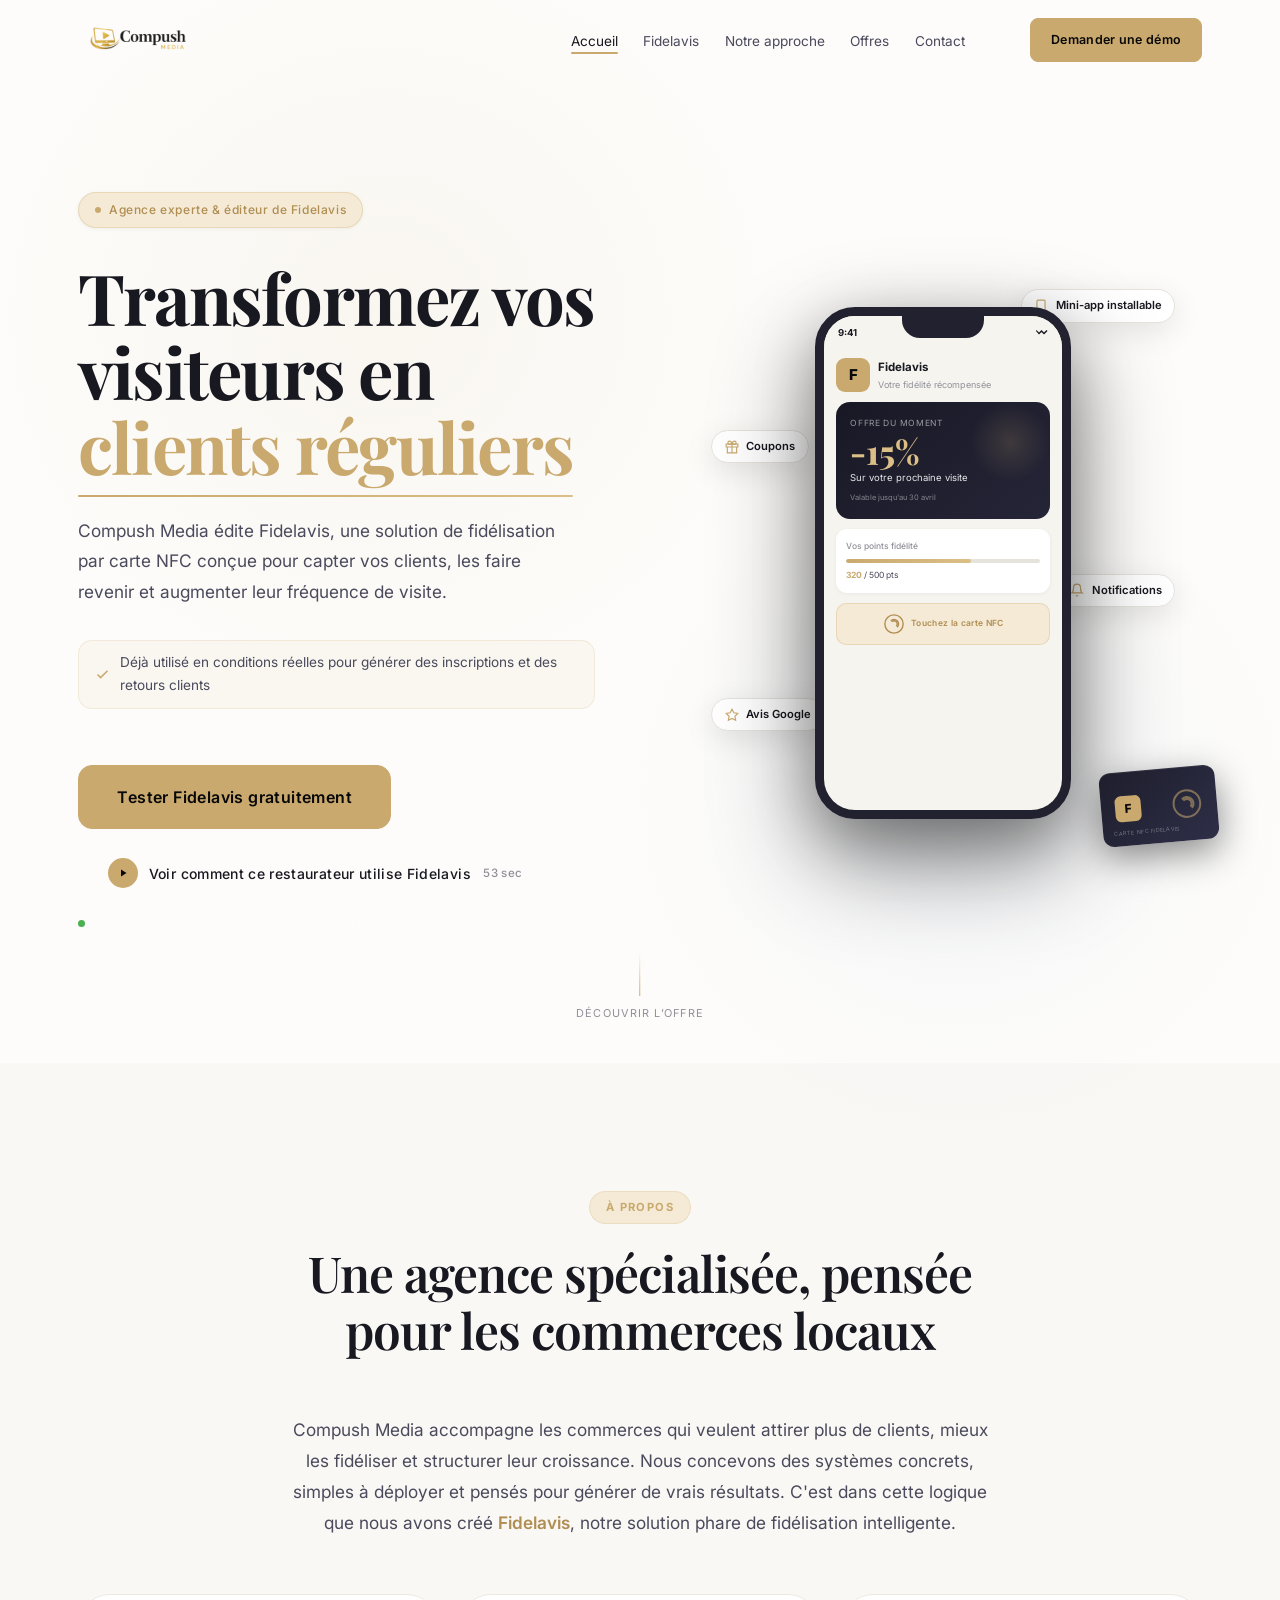
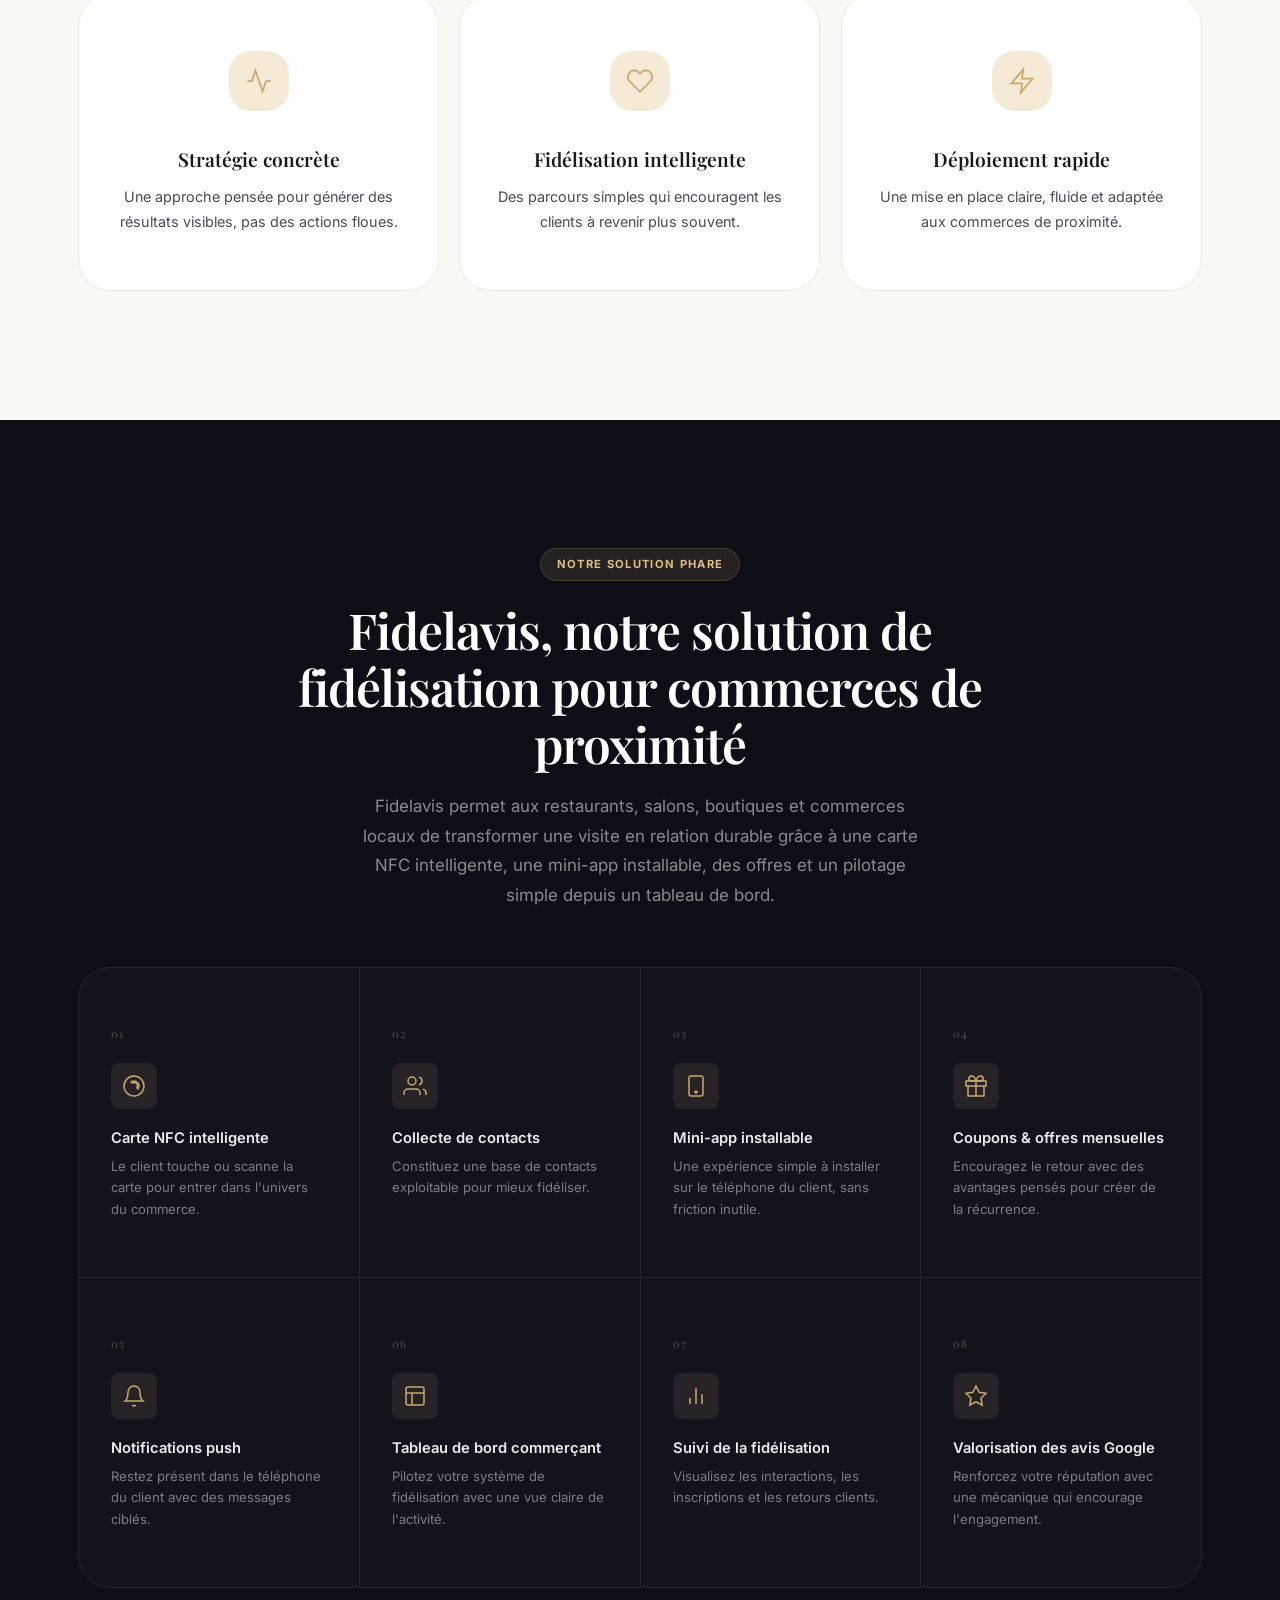
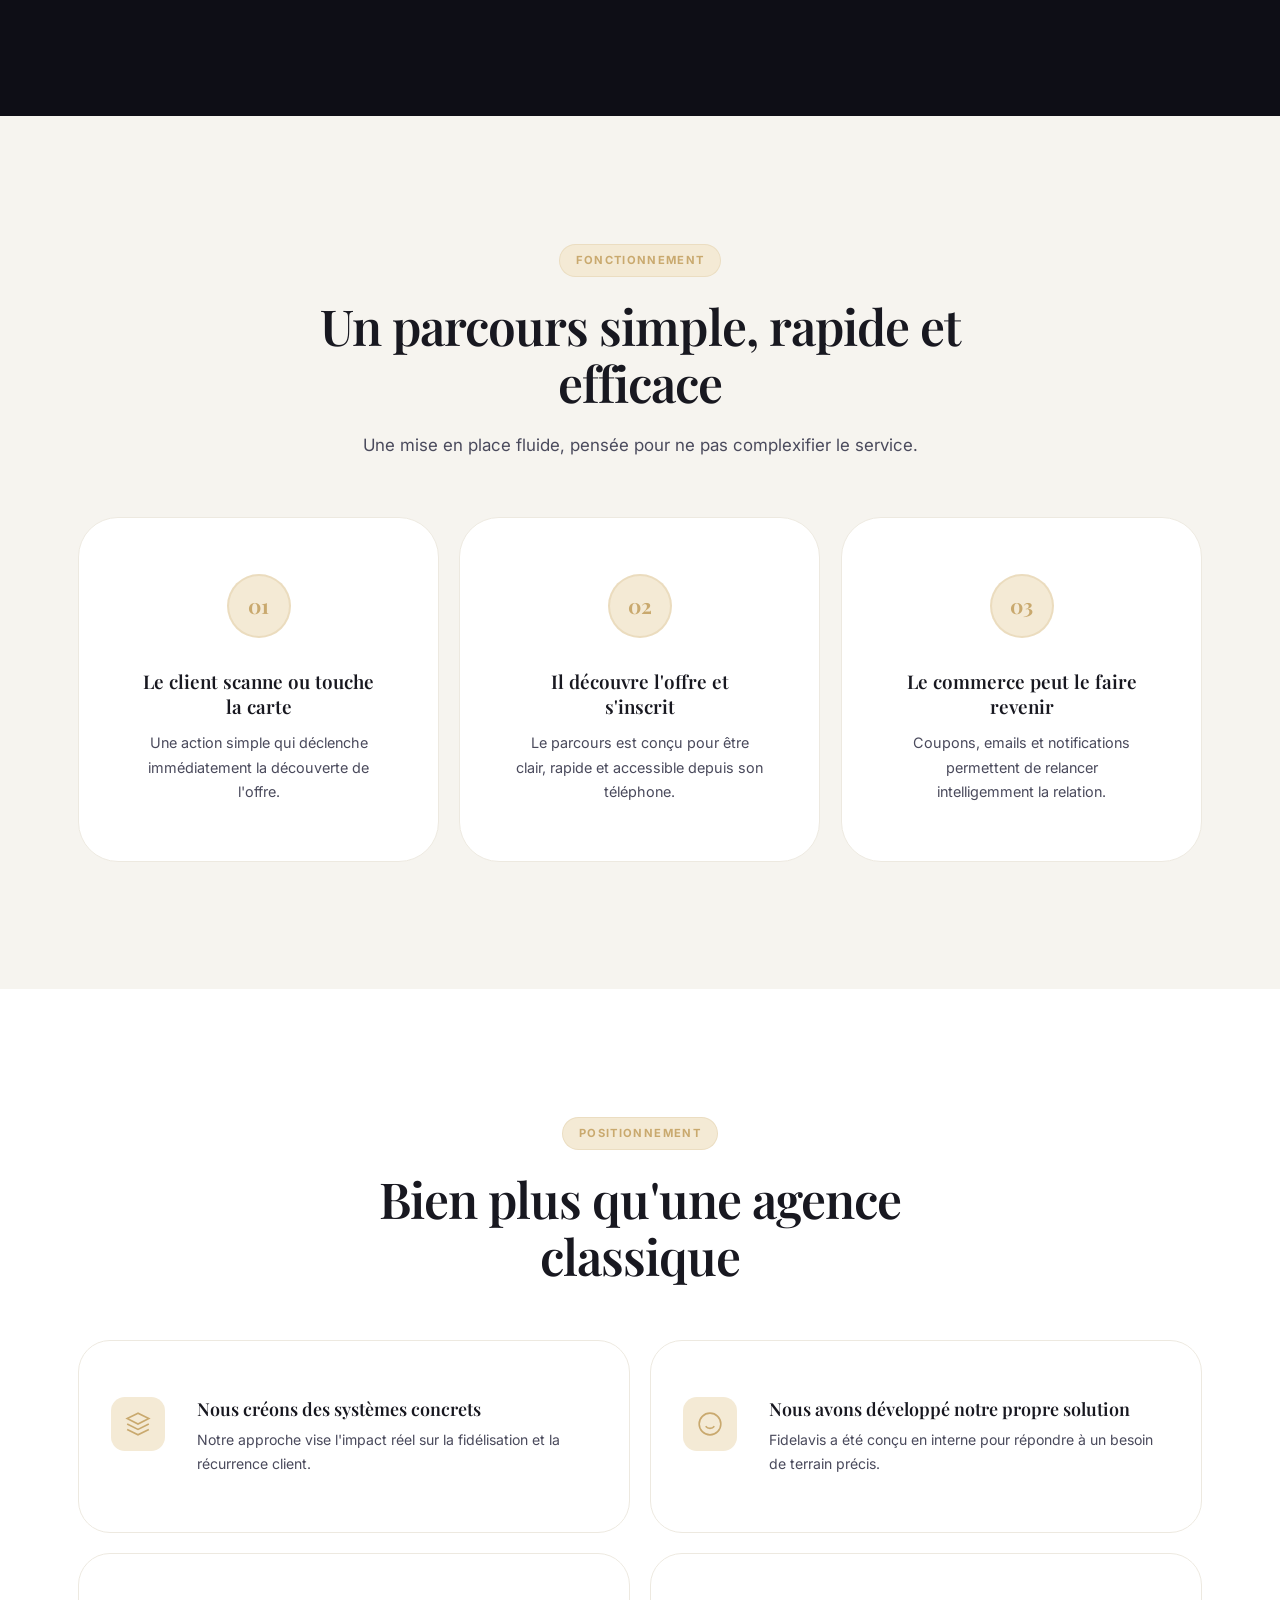
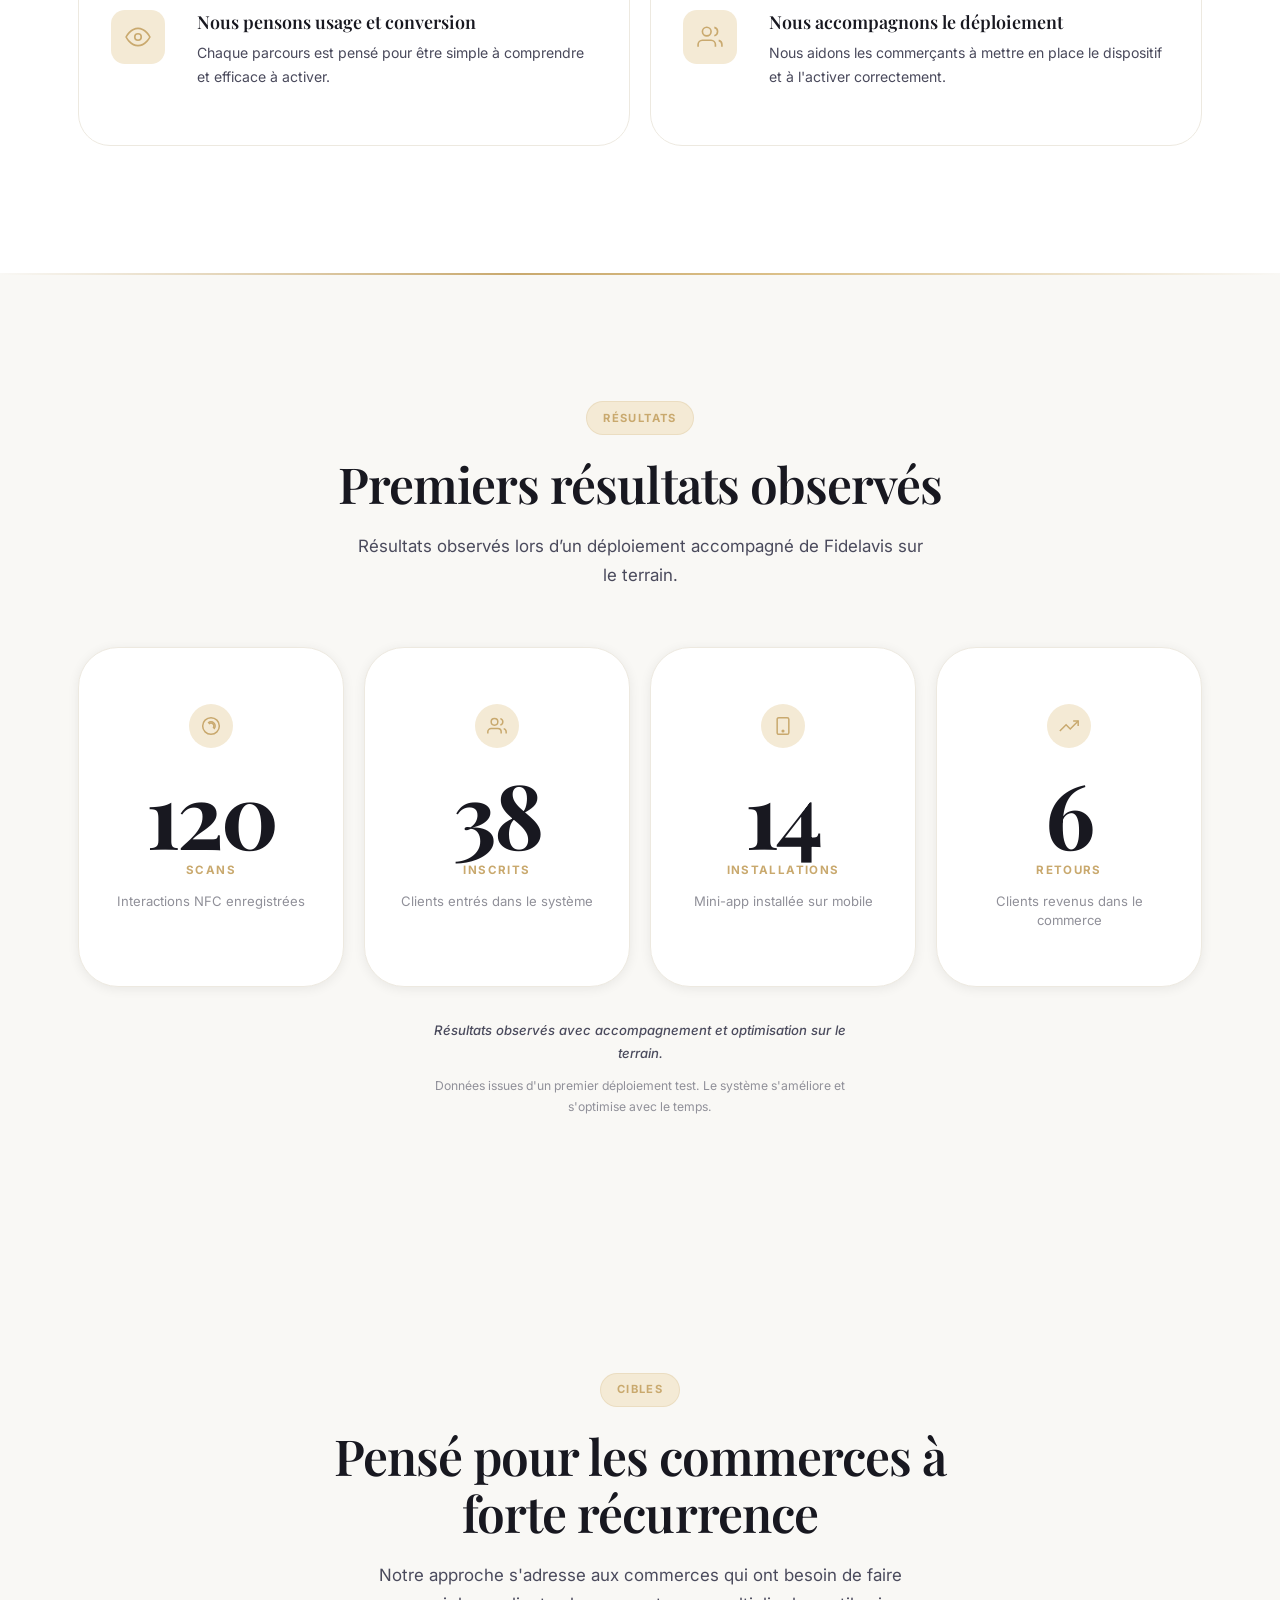
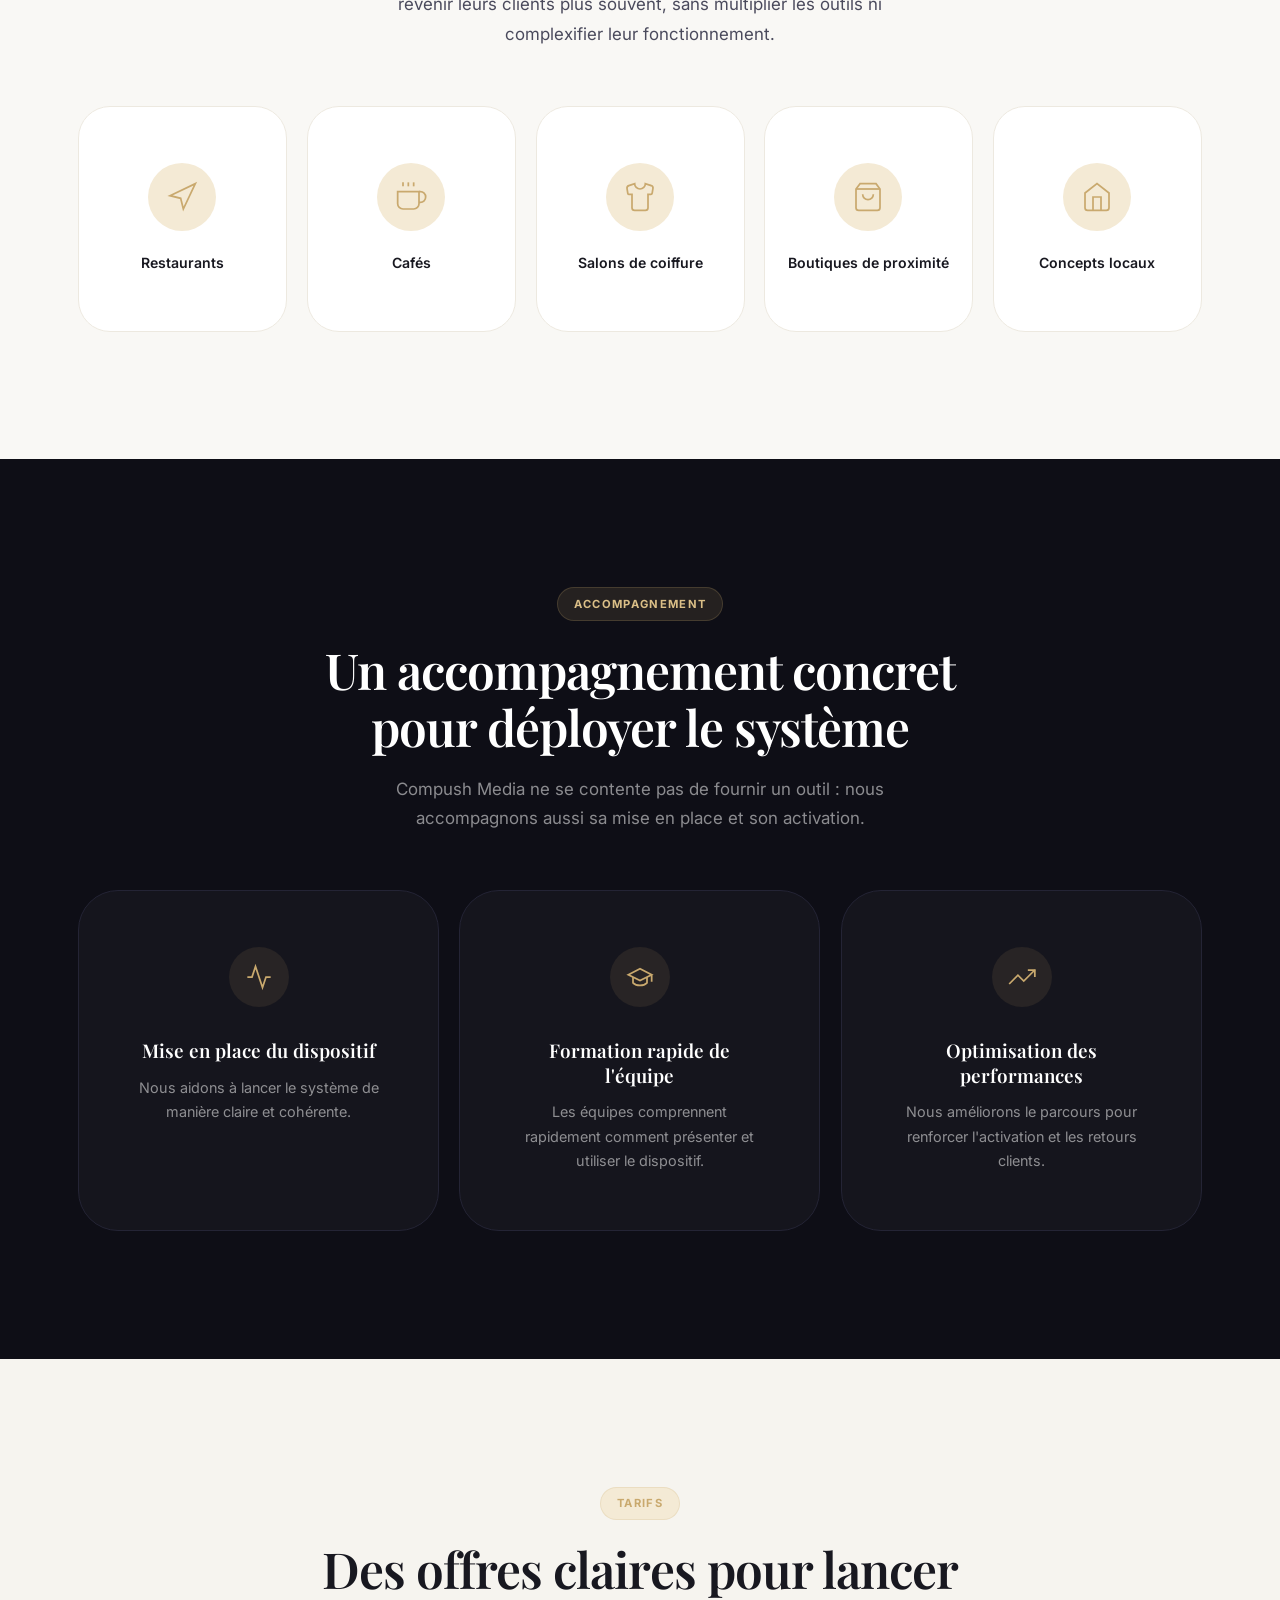
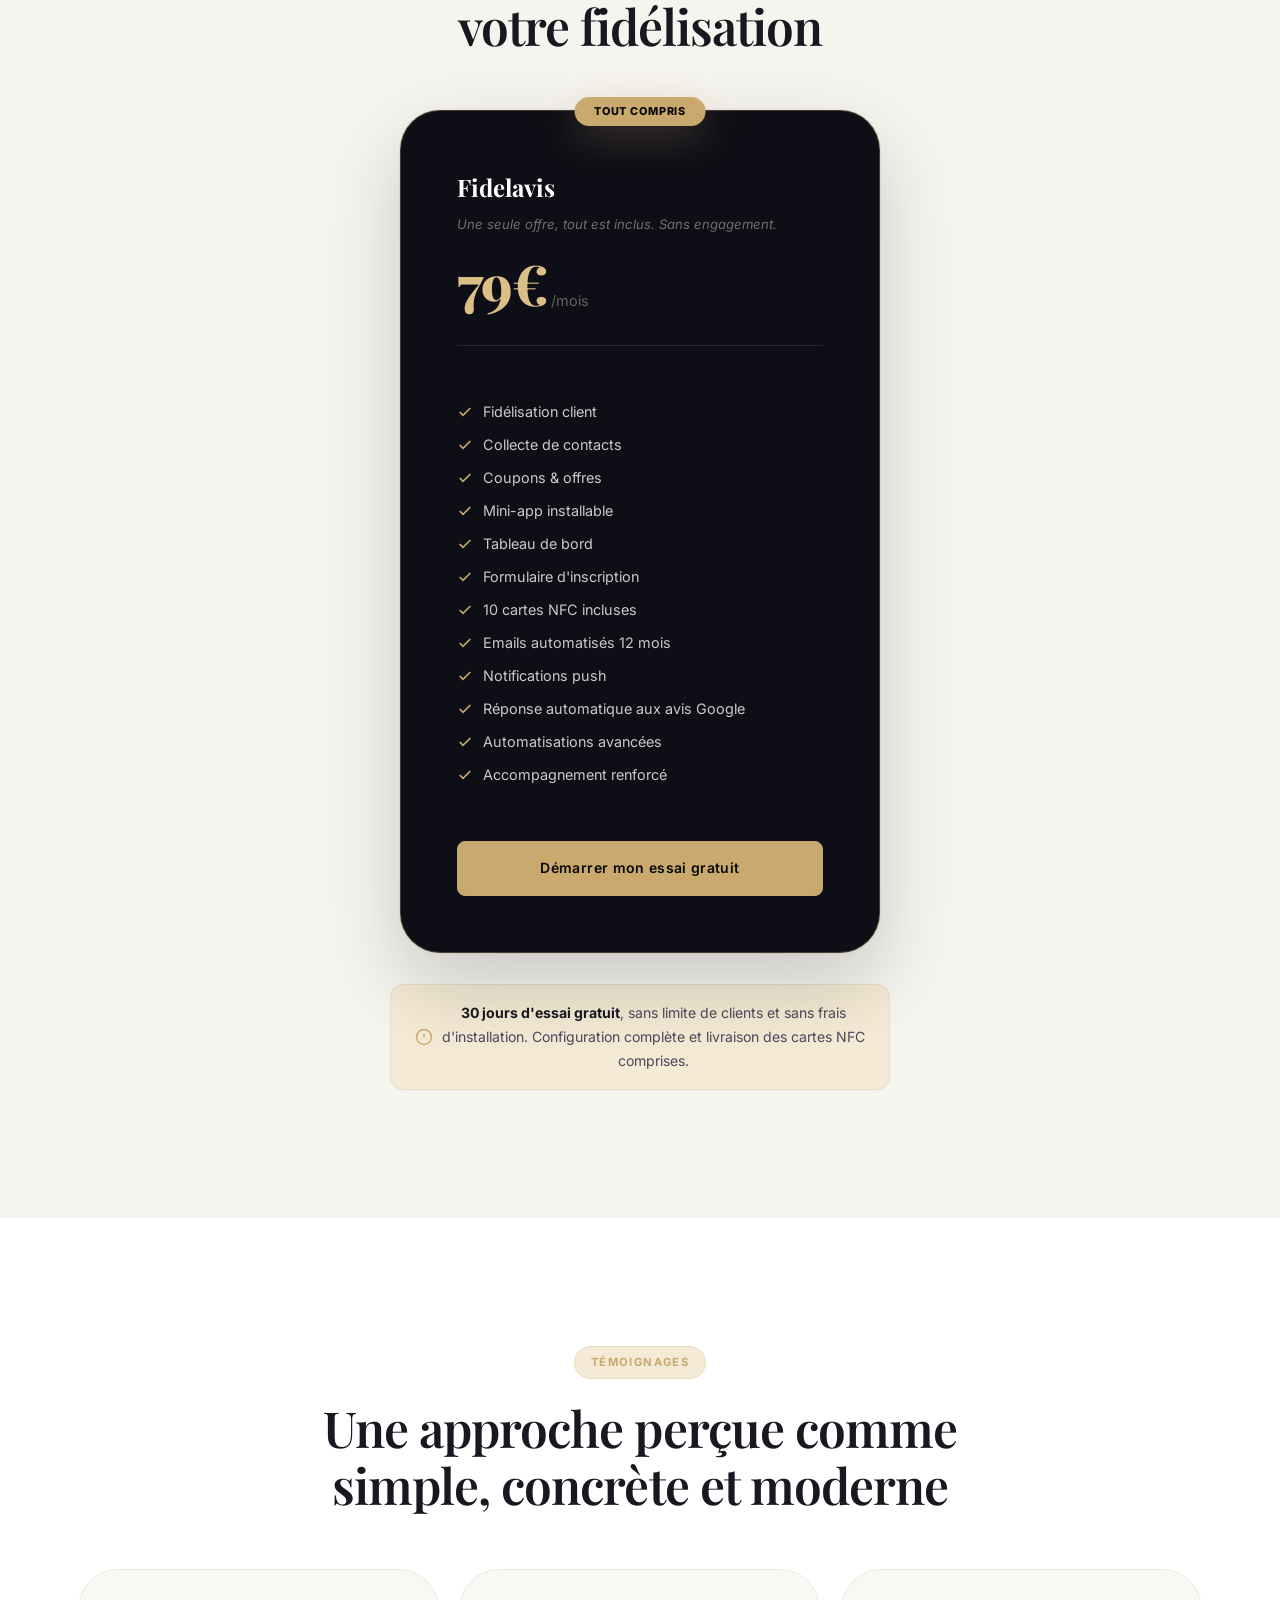
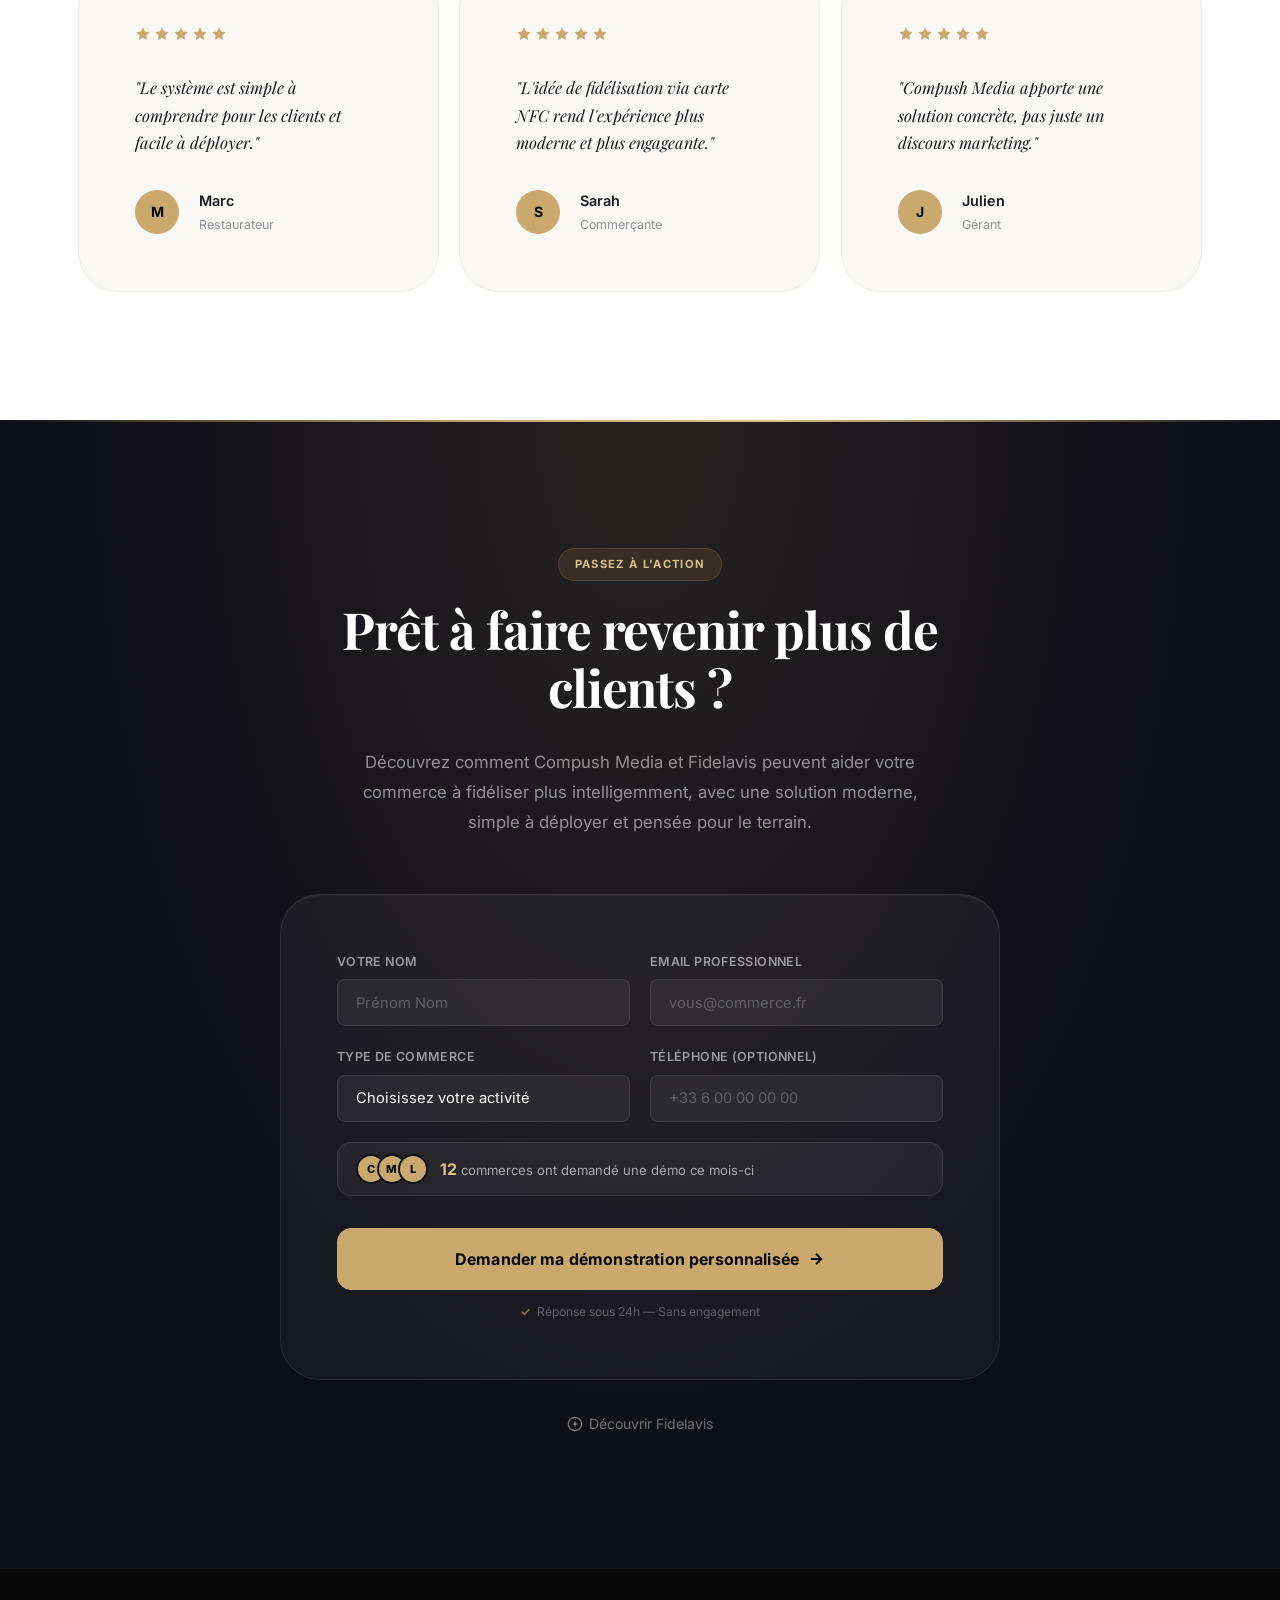
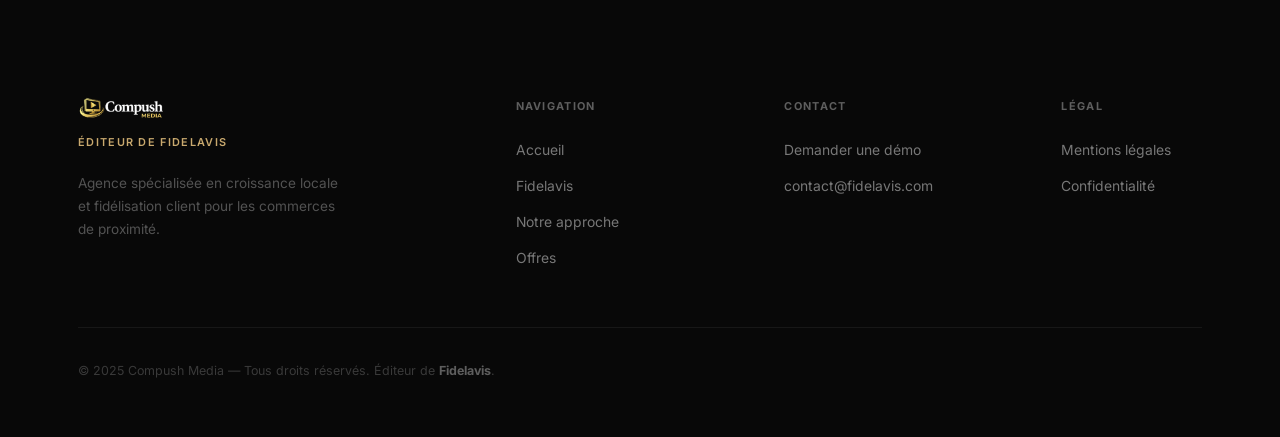
<file: index.html>
<!DOCTYPE html>
<html lang="fr">
<head>
  <meta charset="UTF-8" />
  <meta name="viewport" content="width=device-width, initial-scale=1.0" />

  <title>Compush Media — Fidélisation client restaurant & commerces | Solution NFC Fidelavis</title>
  <meta name="description" content="Augmentez vos clients réguliers avec Fidelavis, la solution de fidélisation par carte NFC pour restaurants et commerces. Compush Media vous aide à capter, fidéliser et relancer vos clients efficacement." />

  <link rel="canonical" href="https://www.compushmedia.com/" />

  <meta property="og:title" content="Compush Media — Fidélisation client restaurant & commerces | Solution NFC Fidelavis" />
  <meta property="og:description" content="Augmentez vos clients réguliers avec Fidelavis, la solution de fidélisation par carte NFC pour restaurants et commerces. Compush Media vous aide à capter, fidéliser et relancer vos clients efficacement." />
  <meta property="og:type" content="website" />
  <meta property="og:url" content="https://www.compushmedia.com/" />
  <meta property="og:image" content="https://www.compushmedia.com/assets/og-cover.jpg" />

  <meta name="twitter:card" content="summary_large_image" />
  <meta name="twitter:title" content="Compush Media — Fidélisation client restaurant & commerces | Solution NFC Fidelavis" />
  <meta name="twitter:description" content="Augmentez vos clients réguliers avec Fidelavis, la solution de fidélisation par carte NFC pour restaurants et commerces." />
  <meta name="twitter:image" content="https://www.compushmedia.com/assets/og-cover.jpg" />

  <link rel="preconnect" href="https://fonts.googleapis.com" />
  <link rel="preconnect" href="https://fonts.gstatic.com" crossorigin />
  <link href="https://fonts.googleapis.com/css2?family=Playfair+Display:wght@400;500;600;700&family=Inter:wght@300;400;500;600&display=swap" rel="stylesheet" />
  <link rel="stylesheet" href="style.css" />
</head>
<body>

  <div class="scroll-progress" id="scrollProgress" role="progressbar" aria-valuenow="0" aria-valuemin="0" aria-valuemax="100"></div>

  <header class="header" id="header">
    <div class="container header__inner">
      <a href="#accueil" class="logo" aria-label="Compush Media - Retour à l'accueil">
        <img src="LogoCompushMedia.png" alt="Logo Compush Media" class="logo__image" />
      </a>

      <nav class="nav" id="nav">
        <ul class="nav__list">
          <li><a href="#accueil" class="nav__link">Accueil</a></li>
          <li><a href="#fidelavis" class="nav__link">Fidelavis</a></li>
          <li><a href="#approche" class="nav__link">Notre approche</a></li>
          <li><a href="#offres" class="nav__link">Offres</a></li>
          <li><a href="#contact" class="nav__link">Contact</a></li>
        </ul>
      </nav>

      <a href="#contact" class="btn btn--primary btn--sm header__cta">Demander une démo</a>

      <button class="hamburger" id="hamburger" aria-label="Menu" aria-expanded="false">
        <span></span><span></span><span></span>
      </button>
    </div>
  </header>

  <main>

    <section class="hero" id="accueil">
      <div class="container hero__inner">
        <div class="hero__content reveal">
          <div class="badge">
            <span class="badge__dot"></span>
            Agence experte &amp; éditeur de Fidelavis
          </div>

          <h1 class="hero__title">
            Transformez vos visiteurs en
            <em>clients réguliers</em>
          </h1>

          <p class="hero__subtitle">
            Compush Media édite Fidelavis, une solution de fidélisation par carte NFC conçue pour capter vos clients, les faire revenir et augmenter leur fréquence de visite.
          </p>

          <p class="hero__proof">
            <svg width="15" height="15" viewBox="0 0 24 24" fill="none" stroke="currentColor" stroke-width="2.5"><polyline points="20 6 9 17 4 12"/></svg>
            Déjà utilisé en conditions réelles pour générer des inscriptions et des retours clients
          </p>

          <div class="hero__actions">
            <a href="#contact" class="btn btn--primary btn--lg">Tester Fidelavis gratuitement</a>
            <button class="btn btn--ghost hero__video-btn" id="videoBtn">
              <span class="hero__video-play">
                <svg width="12" height="12" viewBox="0 0 24 24" fill="currentColor"><path d="M8 5v14l11-7z"/></svg>
              </span>
              Voir comment ce restaurateur utilise Fidelavis<em>53 sec</em>
            </button>
          </div>
          <p class="cta-live-proof">
            <span class="dot"></span>
            <span id="liveCount">12</span> commerces ont demandé une démo ce mois-ci
          </p>
        </div>

        <div class="hero__visual reveal reveal--delay">
          <div class="phone-wrap">
            <div class="phone-float-label phone-float-label--1">
              <svg width="14" height="14" viewBox="0 0 24 24" fill="none" stroke="currentColor" stroke-width="2"><rect x="5" y="2" width="14" height="20" rx="2"/><circle cx="12" cy="18" r="1"/></svg>
              Mini-app installable
            </div>
            <div class="phone-float-label phone-float-label--2">
              <svg width="14" height="14" viewBox="0 0 24 24" fill="none" stroke="currentColor" stroke-width="2"><path d="M20 12V22H4V12"/><path d="M22 7H2v5h20V7z"/><path d="M12 22V7"/><path d="M12 7H7.5a2.5 2.5 0 0 1 0-5C11 2 12 7 12 7z"/><path d="M12 7h4.5a2.5 2.5 0 0 0 0-5C13 2 12 7 12 7z"/></svg>
              Coupons
            </div>
            <div class="phone-float-label phone-float-label--3">
              <svg width="14" height="14" viewBox="0 0 24 24" fill="none" stroke="currentColor" stroke-width="2"><path d="M18 8A6 6 0 0 0 6 8c0 7-3 9-3 9h18s-3-2-3-9"/><path d="M13.73 21a2 2 0 0 1-3.46 0"/></svg>
              Notifications
            </div>
            <div class="phone-float-label phone-float-label--4">
              <svg width="14" height="14" viewBox="0 0 24 24" fill="none" stroke="currentColor" stroke-width="2"><polygon points="12 2 15.09 8.26 22 9.27 17 14.14 18.18 21.02 12 17.77 5.82 21.02 7 14.14 2 9.27 8.91 8.26 12 2"/></svg>
              Avis Google
            </div>

            <div class="phone">
              <div class="phone__notch"></div>
              <div class="phone__screen">
                <div class="phone__status-bar">
                  <span>9:41</span>
                  <span class="phone__icons">
                    <svg width="12" height="12" viewBox="0 0 24 24" fill="currentColor"><path d="M1 6l5 5 5-5 5 5 5-5 2 2-7 7-5-5-5 5L0 8z"/></svg>
                  </span>
                </div>
                <div class="phone__app">
                  <div class="app__header">
                    <div class="app__logo">F</div>
                    <div>
                      <div class="app__title">Fidelavis</div>
                      <div class="app__sub">Votre fidélité récompensée</div>
                    </div>
                  </div>
                  <div class="app__card">
                    <div class="app__card-label">Offre du moment</div>
                    <div class="app__card-offer">-15%</div>
                    <div class="app__card-detail">Sur votre prochaine visite</div>
                    <div class="app__card-expires">Valable jusqu'au 30 avril</div>
                  </div>
                  <div class="app__points">
                    <div class="app__points-label">Vos points fidélité</div>
                    <div class="app__points-bar">
                      <div class="app__points-fill"></div>
                    </div>
                    <div class="app__points-count"><strong>320</strong> / 500 pts</div>
                  </div>
                  <div class="app__nfc">
                    <svg width="22" height="22" viewBox="0 0 24 24" fill="none" stroke="currentColor" stroke-width="1.5"><path d="M12 2C6.477 2 2 6.477 2 12s4.477 10 10 10 10-4.477 10-10S17.523 2 12 2z"/><path d="M8.5 8.5C9.5 7.5 10.7 7 12 7s2.5.5 3.5 1.5 1.5 2.2 1.5 3.5-.5 2.5-1.5 3.5"/><path d="M9.5 9.5c.7-.7 1.5-1 2.5-1s1.8.3 2.5 1 1 1.5 1 2.5-.3 1.8-1 2.5"/></svg>
                    Touchez la carte NFC
                  </div>
                </div>
              </div>
            </div>

            <div class="nfc-card">
              <div class="nfc-card__logo">F</div>
              <div class="nfc-card__wave">
                <svg width="32" height="32" viewBox="0 0 24 24" fill="none" stroke="currentColor" stroke-width="1.5"><path d="M12 2C6.477 2 2 6.477 2 12s4.477 10 10 10 10-4.477 10-10S17.523 2 12 2z"/><path d="M8.5 8.5C9.5 7.5 10.7 7 12 7s2.5.5 3.5 1.5 1.5 2.2 1.5 3.5-.5 2.5-1.5 3.5"/><path d="M9.5 9.5c.7-.7 1.5-1 2.5-1s1.8.3 2.5 1 1 1.5 1 2.5-.3 1.8-1 2.5"/></svg>
              </div>
              <div class="nfc-card__text">Carte NFC Fidelavis</div>
            </div>
          </div>
        </div>
      </div>

      <div class="hero__scroll-indicator">
        <div class="hero__scroll-line"></div>
        <span>Découvrir l’offre</span>
      </div>
    </section>

    <section class="section section--light" id="approche">
      <div class="container">
        <div class="section__header reveal">
          <div class="section__tag">À propos</div>
          <h2 class="section__title">Une agence spécialisée, pensée pour les commerces locaux</h2>
        </div>

        <div class="about__intro reveal">
          <p>
            Compush Media accompagne les commerces qui veulent attirer plus de clients, mieux les fidéliser et structurer leur croissance.
            Nous concevons des systèmes concrets, simples à déployer et pensés pour générer de vrais résultats.
            C'est dans cette logique que nous avons créé <strong>Fidelavis</strong>, notre solution phare de fidélisation intelligente.
          </p>
        </div>

        <div class="pillars">
          <div class="pillar reveal">
            <div class="pillar__icon">
              <svg width="28" height="28" viewBox="0 0 24 24" fill="none" stroke="currentColor" stroke-width="1.5"><path d="M22 12h-4l-3 9L9 3l-3 9H2"/></svg>
            </div>
            <h3 class="pillar__title">Stratégie concrète</h3>
            <p class="pillar__text">Une approche pensée pour générer des résultats visibles, pas des actions floues.</p>
          </div>

          <div class="pillar reveal reveal--delay">
            <div class="pillar__icon">
              <svg width="28" height="28" viewBox="0 0 24 24" fill="none" stroke="currentColor" stroke-width="1.5"><path d="M20.84 4.61a5.5 5.5 0 0 0-7.78 0L12 5.67l-1.06-1.06a5.5 5.5 0 0 0-7.78 7.78l1.06 1.06L12 21.23l7.78-7.78 1.06-1.06a5.5 5.5 0 0 0 0-7.78z"/></svg>
            </div>
            <h3 class="pillar__title">Fidélisation intelligente</h3>
            <p class="pillar__text">Des parcours simples qui encouragent les clients à revenir plus souvent.</p>
          </div>

          <div class="pillar reveal reveal--delay-2">
            <div class="pillar__icon">
              <svg width="28" height="28" viewBox="0 0 24 24" fill="none" stroke="currentColor" stroke-width="1.5"><path d="M13 2L3 14h9l-1 8 10-12h-9l1-8z"/></svg>
            </div>
            <h3 class="pillar__title">Déploiement rapide</h3>
            <p class="pillar__text">Une mise en place claire, fluide et adaptée aux commerces de proximité.</p>
          </div>
        </div>
      </div>
    </section>

    <section class="section section--dark" id="fidelavis">
      <div class="container">
        <div class="section__header reveal">
          <div class="section__tag section__tag--gold">Notre solution phare</div>
          <h2 class="section__title section__title--light">Fidelavis, notre solution de fidélisation pour commerces de proximité</h2>
          <p class="section__intro section__intro--light">
            Fidelavis permet aux restaurants, salons, boutiques et commerces locaux de transformer une visite en relation durable grâce à une carte NFC intelligente, une mini-app installable, des offres et un pilotage simple depuis un tableau de bord.
          </p>
        </div>

        <div class="features-grid">
          <div class="feature reveal" data-tooltip="Le client approche son téléphone de la carte et est instantanément redirigé vers votre offre — sans application à télécharger.">
            <div class="feature__number">01</div>
            <div class="feature__icon">
              <svg width="24" height="24" viewBox="0 0 24 24" fill="none" stroke="currentColor" stroke-width="1.5"><path d="M12 2C6.477 2 2 6.477 2 12s4.477 10 10 10 10-4.477 10-10S17.523 2 12 2z"/><path d="M8.5 8.5C9.5 7.5 10.7 7 12 7s2.5.5 3.5 1.5 1.5 2.2 1.5 3.5-.5 2.5-1.5 3.5"/><path d="M9.5 9.5c.7-.7 1.5-1 2.5-1s1.8.3 2.5 1 1 1.5 1 2.5-.3 1.8-1 2.5"/></svg>
            </div>
            <h3 class="feature__title">Carte NFC intelligente</h3>
            <p class="feature__text">Le client touche ou scanne la carte pour entrer dans l'univers du commerce.</p>
          </div>

          <div class="feature reveal reveal--delay" data-tooltip="Chaque inscription enrichit votre base : nom, email, téléphone. Vous pouvez relancer vos clients à tout moment depuis le tableau de bord.">
            <div class="feature__number">02</div>
            <div class="feature__icon">
              <svg width="24" height="24" viewBox="0 0 24 24" fill="none" stroke="currentColor" stroke-width="1.5"><path d="M17 21v-2a4 4 0 0 0-4-4H5a4 4 0 0 0-4 4v2"/><circle cx="9" cy="7" r="4"/><path d="M23 21v-2a4 4 0 0 0-3-3.87"/><path d="M16 3.13a4 4 0 0 1 0 7.75"/></svg>
            </div>
            <h3 class="feature__title">Collecte de contacts</h3>
            <p class="feature__text">Constituez une base de contacts exploitable pour mieux fidéliser.</p>
          </div>

          <div class="feature reveal reveal--delay-2" data-tooltip="Le client ajoute l'app à son écran d'accueil en 2 clics — sans passer par l'App Store. Elle reste visible comme une vraie application.">
            <div class="feature__number">03</div>
            <div class="feature__icon">
              <svg width="24" height="24" viewBox="0 0 24 24" fill="none" stroke="currentColor" stroke-width="1.5"><rect x="5" y="2" width="14" height="20" rx="2"/><circle cx="12" cy="18" r="1"/></svg>
            </div>
            <h3 class="feature__title">Mini-app installable</h3>
            <p class="feature__text">Une expérience simple à installer sur le téléphone du client, sans friction inutile.</p>
          </div>

          <div class="feature reveal" data-tooltip="Exemple : -15% sur la prochaine visite, café offert au 5e passage. Les coupons sont activables depuis le tableau de bord en quelques secondes.">
            <div class="feature__number">04</div>
            <div class="feature__icon">
              <svg width="24" height="24" viewBox="0 0 24 24" fill="none" stroke="currentColor" stroke-width="1.5"><path d="M20 12V22H4V12"/><path d="M22 7H2v5h20V7z"/><path d="M12 22V7"/><path d="M12 7H7.5a2.5 2.5 0 0 1 0-5C11 2 12 7 12 7z"/><path d="M12 7h4.5a2.5 2.5 0 0 0 0-5C13 2 12 7 12 7z"/></svg>
            </div>
            <h3 class="feature__title">Coupons &amp; offres mensuelles</h3>
            <p class="feature__text">Encouragez le retour avec des avantages pensés pour créer de la récurrence.</p>
          </div>

          <div class="feature reveal reveal--delay" data-tooltip="Envoyez un message ciblé à vos clients inscrits : nouvelle offre, événement, rappel. Le taux d'ouverture des notifications push est 5× supérieur aux emails.">
            <div class="feature__number">05</div>
            <div class="feature__icon">
              <svg width="24" height="24" viewBox="0 0 24 24" fill="none" stroke="currentColor" stroke-width="1.5"><path d="M18 8A6 6 0 0 0 6 8c0 7-3 9-3 9h18s-3-2-3-9"/><path d="M13.73 21a2 2 0 0 1-3.46 0"/></svg>
            </div>
            <h3 class="feature__title">Notifications push</h3>
            <p class="feature__text">Restez présent dans le téléphone du client avec des messages ciblés.</p>
          </div>

          <div class="feature reveal reveal--delay-2" data-tooltip="Vue en temps réel : nombre de scans, inscrits, coupons utilisés, retours clients. Tout accessible depuis un navigateur, sur mobile ou desktop.">
            <div class="feature__number">06</div>
            <div class="feature__icon">
              <svg width="24" height="24" viewBox="0 0 24 24" fill="none" stroke="currentColor" stroke-width="1.5"><rect x="3" y="3" width="18" height="18" rx="2"/><path d="M3 9h18M9 21V9"/></svg>
            </div>
            <h3 class="feature__title">Tableau de bord commerçant</h3>
            <p class="feature__text">Pilotez votre système de fidélisation avec une vue claire de l'activité.</p>
          </div>

          <div class="feature reveal" data-tooltip="Identifiez vos clients les plus fidèles, ceux qui ne sont pas revenus depuis 30 jours, et relancez-les au bon moment avec la bonne offre.">
            <div class="feature__number">07</div>
            <div class="feature__icon">
              <svg width="24" height="24" viewBox="0 0 24 24" fill="none" stroke="currentColor" stroke-width="1.5"><line x1="18" y1="20" x2="18" y2="10"/><line x1="12" y1="20" x2="12" y2="4"/><line x1="6" y1="20" x2="6" y2="14"/></svg>
            </div>
            <h3 class="feature__title">Suivi de la fidélisation</h3>
            <p class="feature__text">Visualisez les interactions, les inscriptions et les retours clients.</p>
          </div>

          <div class="feature reveal reveal--delay" data-tooltip="Après une visite, Fidelavis propose automatiquement au client de laisser un avis Google — au moment où son expérience est encore fraîche.">
            <div class="feature__number">08</div>
            <div class="feature__icon">
              <svg width="24" height="24" viewBox="0 0 24 24" fill="none" stroke="currentColor" stroke-width="1.5"><polygon points="12 2 15.09 8.26 22 9.27 17 14.14 18.18 21.02 12 17.77 5.82 21.02 7 14.14 2 9.27 8.91 8.26 12 2"/></svg>
            </div>
            <h3 class="feature__title">Valorisation des avis Google</h3>
            <p class="feature__text">Renforcez votre réputation avec une mécanique qui encourage l'engagement.</p>
          </div>
        </div>
      </div>
    </section>

    <section class="section section--cream">
      <div class="container">
        <div class="section__header reveal">
          <div class="section__tag">Fonctionnement</div>
          <h2 class="section__title">Un parcours simple, rapide et efficace</h2>
          <p class="section__intro">Une mise en place fluide, pensée pour ne pas complexifier le service.</p>
        </div>

        <div class="steps">
          <div class="step reveal">
            <div class="step__number"><span>01</span></div>
            <div class="step__content">
              <h3 class="step__title">Le client scanne ou touche la carte</h3>
              <p class="step__text">Une action simple qui déclenche immédiatement la découverte de l'offre.</p>
            </div>
            <div class="step__connector"></div>
          </div>

          <div class="step reveal reveal--delay">
            <div class="step__number"><span>02</span></div>
            <div class="step__content">
              <h3 class="step__title">Il découvre l'offre et s'inscrit</h3>
              <p class="step__text">Le parcours est conçu pour être clair, rapide et accessible depuis son téléphone.</p>
            </div>
            <div class="step__connector"></div>
          </div>

          <div class="step reveal reveal--delay-2">
            <div class="step__number"><span>03</span></div>
            <div class="step__content">
              <h3 class="step__title">Le commerce peut le faire revenir</h3>
              <p class="step__text">Coupons, emails et notifications permettent de relancer intelligemment la relation.</p>
            </div>
          </div>
        </div>
      </div>
    </section>

    <section class="section section--white">
      <div class="container">
        <div class="section__header reveal">
          <div class="section__tag">Positionnement</div>
          <h2 class="section__title">Bien plus qu'une agence classique</h2>
        </div>

        <div class="differents">
          <div class="different reveal">
            <div class="different__icon">
              <svg width="26" height="26" viewBox="0 0 24 24" fill="none" stroke="currentColor" stroke-width="1.5"><path d="M12 2L2 7l10 5 10-5-10-5z"/><path d="M2 17l10 5 10-5"/><path d="M2 12l10 5 10-5"/></svg>
            </div>
            <div class="different__body">
              <h3 class="different__title">Nous créons des systèmes concrets</h3>
              <p class="different__text">Notre approche vise l'impact réel sur la fidélisation et la récurrence client.</p>
            </div>
          </div>

          <div class="different reveal reveal--delay">
            <div class="different__icon">
              <svg width="26" height="26" viewBox="0 0 24 24" fill="none" stroke="currentColor" stroke-width="1.5"><circle cx="12" cy="12" r="10"/><path d="M8 14s1.5 2 4 2 4-2 4-2"/><line x1="9" y1="9" x2="9.01" y2="9"/><line x1="15" y1="9" x2="15.01" y2="9"/></svg>
            </div>
            <div class="different__body">
              <h3 class="different__title">Nous avons développé notre propre solution</h3>
              <p class="different__text">Fidelavis a été conçu en interne pour répondre à un besoin de terrain précis.</p>
            </div>
          </div>

          <div class="different reveal">
            <div class="different__icon">
              <svg width="26" height="26" viewBox="0 0 24 24" fill="none" stroke="currentColor" stroke-width="1.5"><path d="M1 12s4-8 11-8 11 8 11 8-4 8-11 8-11-8-11-8z"/><circle cx="12" cy="12" r="3"/></svg>
            </div>
            <div class="different__body">
              <h3 class="different__title">Nous pensons usage et conversion</h3>
              <p class="different__text">Chaque parcours est pensé pour être simple à comprendre et efficace à activer.</p>
            </div>
          </div>

          <div class="different reveal reveal--delay">
            <div class="different__icon">
              <svg width="26" height="26" viewBox="0 0 24 24" fill="none" stroke="currentColor" stroke-width="1.5"><path d="M17 21v-2a4 4 0 0 0-4-4H5a4 4 0 0 0-4 4v2"/><circle cx="9" cy="7" r="4"/><path d="M23 21v-2a4 4 0 0 0-3-3.87"/><path d="M16 3.13a4 4 0 0 1 0 7.75"/></svg>
            </div>
            <div class="different__body">
              <h3 class="different__title">Nous accompagnons le déploiement</h3>
              <p class="different__text">Nous aidons les commerçants à mettre en place le dispositif et à l'activer correctement.</p>
            </div>
          </div>
        </div>
      </div>
    </section>

    <section class="section section--gold-accent">
      <div class="container">
        <div class="section__header reveal">
          <div class="section__tag">Résultats</div>
          <h2 class="section__title">Premiers résultats observés</h2>
          <p class="section__intro">Résultats observés lors d’un déploiement accompagné de Fidelavis sur le terrain.</p>
        </div>

        <div class="stats">
          <div class="stat reveal">
            <div class="stat__icon">
              <svg width="20" height="20" viewBox="0 0 24 24" fill="none" stroke="currentColor" stroke-width="1.8"><path d="M12 2C6.477 2 2 6.477 2 12s4.477 10 10 10 10-4.477 10-10S17.523 2 12 2z"/><path d="M8.5 8.5C9.5 7.5 10.7 7 12 7s2.5.5 3.5 1.5 1.5 2.2 1.5 3.5-.5 2.5-1.5 3.5"/><path d="M9.5 9.5c.7-.7 1.5-1 2.5-1s1.8.3 2.5 1 1 1.5 1 2.5-.3 1.8-1 2.5"/></svg>
            </div>
            <div class="stat__number" data-target="124">124</div>
            <div class="stat__unit">scans</div>
            <div class="stat__label">Interactions NFC enregistrées</div>
          </div>
          <div class="stat reveal reveal--delay">
            <div class="stat__icon">
              <svg width="20" height="20" viewBox="0 0 24 24" fill="none" stroke="currentColor" stroke-width="1.8"><path d="M17 21v-2a4 4 0 0 0-4-4H5a4 4 0 0 0-4 4v2"/><circle cx="9" cy="7" r="4"/><path d="M23 21v-2a4 4 0 0 0-3-3.87"/><path d="M16 3.13a4 4 0 0 1 0 7.75"/></svg>
            </div>
            <div class="stat__number" data-target="38">38</div>
            <div class="stat__unit">inscrits</div>
            <div class="stat__label">Clients entrés dans le système</div>
          </div>
          <div class="stat reveal reveal--delay-2">
            <div class="stat__icon">
              <svg width="20" height="20" viewBox="0 0 24 24" fill="none" stroke="currentColor" stroke-width="1.8"><rect x="5" y="2" width="14" height="20" rx="2"/><circle cx="12" cy="18" r="1"/></svg>
            </div>
            <div class="stat__number" data-target="14">14</div>
            <div class="stat__unit">installations</div>
            <div class="stat__label">Mini-app installée sur mobile</div>
          </div>
          <div class="stat reveal reveal--delay">
            <div class="stat__icon">
              <svg width="20" height="20" viewBox="0 0 24 24" fill="none" stroke="currentColor" stroke-width="1.8"><polyline points="23 6 13.5 15.5 8.5 10.5 1 18"/><polyline points="17 6 23 6 23 12"/></svg>
            </div>
            <div class="stat__number" data-target="6">6</div>
            <div class="stat__unit">retours</div>
            <div class="stat__label">Clients revenus dans le commerce</div>
          </div>
        </div>

        <p class="stats__note reveal">Résultats observés avec accompagnement et optimisation sur le terrain.</p>
        <p class="stats__disclaimer reveal">Données issues d'un premier déploiement test. Le système s'améliore et s'optimise avec le temps.</p>
      </div>
    </section>

    <section class="section section--light">
      <div class="container">
        <div class="section__header reveal">
          <div class="section__tag">Cibles</div>
          <h2 class="section__title">Pensé pour les commerces à forte récurrence</h2>
          <p class="section__intro">Notre approche s'adresse aux commerces qui ont besoin de faire revenir leurs clients plus souvent, sans multiplier les outils ni complexifier leur fonctionnement.</p>
        </div>

        <div class="targets">
          <div class="target reveal">
            <div class="target__icon">
              <svg width="32" height="32" viewBox="0 0 24 24" fill="none" stroke="currentColor" stroke-width="1.3"><path d="M3 11l19-9-9 19-2-8-8-2z"/></svg>
            </div>
            <h3 class="target__name">Restaurants</h3>
          </div>

          <div class="target reveal reveal--delay">
            <div class="target__icon">
              <svg width="32" height="32" viewBox="0 0 24 24" fill="none" stroke="currentColor" stroke-width="1.3"><path d="M18 8h1a4 4 0 0 1 0 8h-1"/><path d="M2 8h16v9a4 4 0 0 1-4 4H6a4 4 0 0 1-4-4V8z"/><line x1="6" y1="1" x2="6" y2="4"/><line x1="10" y1="1" x2="10" y2="4"/><line x1="14" y1="1" x2="14" y2="4"/></svg>
            </div>
            <h3 class="target__name">Cafés</h3>
          </div>

          <div class="target reveal reveal--delay-2">
            <div class="target__icon">
              <svg width="32" height="32" viewBox="0 0 24 24" fill="none" stroke="currentColor" stroke-width="1.3"><path d="M20.38 3.46 16 2a4 4 0 0 1-8 0L3.62 3.46a2 2 0 0 0-1.34 2.23l.58 3.57a1 1 0 0 0 .99.84H6v10c0 1.1.9 2 2 2h8a2 2 0 0 0 2-2V10h2.15a1 1 0 0 0 .99-.84l.58-3.57a2 2 0 0 0-1.34-2.23z"/></svg>
            </div>
            <h3 class="target__name">Salons de coiffure</h3>
          </div>

          <div class="target reveal">
            <div class="target__icon">
              <svg width="32" height="32" viewBox="0 0 24 24" fill="none" stroke="currentColor" stroke-width="1.3"><path d="M6 2 3 6v14a2 2 0 0 0 2 2h14a2 2 0 0 0 2-2V6l-3-4z"/><line x1="3" y1="6" x2="21" y2="6"/><path d="M16 10a4 4 0 0 1-8 0"/></svg>
            </div>
            <h3 class="target__name">Boutiques de proximité</h3>
          </div>

          <div class="target reveal reveal--delay">
            <div class="target__icon">
              <svg width="32" height="32" viewBox="0 0 24 24" fill="none" stroke="currentColor" stroke-width="1.3"><path d="M3 9l9-7 9 7v11a2 2 0 0 1-2 2H5a2 2 0 0 1-2-2z"/><polyline points="9 22 9 12 15 12 15 22"/></svg>
            </div>
            <h3 class="target__name">Concepts locaux</h3>
          </div>
        </div>
      </div>
    </section>

    <section class="section section--dark" id="accompagnement">
      <div class="container">
        <div class="section__header reveal">
          <div class="section__tag section__tag--gold">Accompagnement</div>
          <h2 class="section__title section__title--light">Un accompagnement concret pour déployer le système</h2>
          <p class="section__intro section__intro--light">Compush Media ne se contente pas de fournir un outil&nbsp;: nous accompagnons aussi sa mise en place et son activation.</p>
        </div>

        <div class="support-cards">
          <div class="support-card reveal">
            <div class="support-card__icon">
              <svg width="28" height="28" viewBox="0 0 24 24" fill="none" stroke="currentColor" stroke-width="1.5"><polyline points="22 12 18 12 15 21 9 3 6 12 2 12"/></svg>
            </div>
            <h3 class="support-card__title">Mise en place du dispositif</h3>
            <p class="support-card__text">Nous aidons à lancer le système de manière claire et cohérente.</p>
          </div>

          <div class="support-card reveal reveal--delay">
            <div class="support-card__icon">
              <svg width="28" height="28" viewBox="0 0 24 24" fill="none" stroke="currentColor" stroke-width="1.5"><path d="M22 10v6M2 10l10-5 10 5-10 5z"/><path d="M6 12v5c3 3 9 3 12 0v-5"/></svg>
            </div>
            <h3 class="support-card__title">Formation rapide de l'équipe</h3>
            <p class="support-card__text">Les équipes comprennent rapidement comment présenter et utiliser le dispositif.</p>
          </div>

          <div class="support-card reveal reveal--delay-2">
            <div class="support-card__icon">
              <svg width="28" height="28" viewBox="0 0 24 24" fill="none" stroke="currentColor" stroke-width="1.5"><polyline points="23 6 13.5 15.5 8.5 10.5 1 18"/><polyline points="17 6 23 6 23 12"/></svg>
            </div>
            <h3 class="support-card__title">Optimisation des performances</h3>
            <p class="support-card__text">Nous améliorons le parcours pour renforcer l'activation et les retours clients.</p>
          </div>
        </div>
      </div>
    </section>

    <section class="section section--cream" id="offres">
      <div class="container">
        <div class="section__header reveal">
          <div class="section__tag">Tarifs</div>
          <h2 class="section__title">Des offres claires pour lancer votre fidélisation</h2>
        </div>

        <div class="pricing">
          <div class="pricing-card pricing-card--featured reveal">
            <div class="pricing-card__badge">Tout compris</div>
            <div class="pricing-card__header">
              <div class="pricing-card__name">Fidelavis</div>
              <div class="pricing-card__desc">Une seule offre, tout est inclus. Sans engagement.</div>
              <div class="pricing-card__price">
                <span class="pricing-card__amount">79€</span>
                <span class="pricing-card__period">/mois</span>
              </div>
            </div>
            <ul class="pricing-card__features">
              <li><svg width="16" height="16" viewBox="0 0 24 24" fill="none" stroke="currentColor" stroke-width="2.5"><polyline points="20 6 9 17 4 12"/></svg> Fidélisation client</li>
              <li><svg width="16" height="16" viewBox="0 0 24 24" fill="none" stroke="currentColor" stroke-width="2.5"><polyline points="20 6 9 17 4 12"/></svg> Collecte de contacts</li>
              <li><svg width="16" height="16" viewBox="0 0 24 24" fill="none" stroke="currentColor" stroke-width="2.5"><polyline points="20 6 9 17 4 12"/></svg> Coupons &amp; offres</li>
              <li><svg width="16" height="16" viewBox="0 0 24 24" fill="none" stroke="currentColor" stroke-width="2.5"><polyline points="20 6 9 17 4 12"/></svg> Mini-app installable</li>
              <li><svg width="16" height="16" viewBox="0 0 24 24" fill="none" stroke="currentColor" stroke-width="2.5"><polyline points="20 6 9 17 4 12"/></svg> Tableau de bord</li>
              <li><svg width="16" height="16" viewBox="0 0 24 24" fill="none" stroke="currentColor" stroke-width="2.5"><polyline points="20 6 9 17 4 12"/></svg> Formulaire d'inscription</li>
              <li><svg width="16" height="16" viewBox="0 0 24 24" fill="none" stroke="currentColor" stroke-width="2.5"><polyline points="20 6 9 17 4 12"/></svg> 10 cartes NFC incluses</li>
              <li><svg width="16" height="16" viewBox="0 0 24 24" fill="none" stroke="currentColor" stroke-width="2.5"><polyline points="20 6 9 17 4 12"/></svg> Emails automatisés 12 mois</li>
              <li><svg width="16" height="16" viewBox="0 0 24 24" fill="none" stroke="currentColor" stroke-width="2.5"><polyline points="20 6 9 17 4 12"/></svg> Notifications push</li>
              <li><svg width="16" height="16" viewBox="0 0 24 24" fill="none" stroke="currentColor" stroke-width="2.5"><polyline points="20 6 9 17 4 12"/></svg> Réponse automatique aux avis Google</li>
              <li><svg width="16" height="16" viewBox="0 0 24 24" fill="none" stroke="currentColor" stroke-width="2.5"><polyline points="20 6 9 17 4 12"/></svg> Automatisations avancées</li>
              <li><svg width="16" height="16" viewBox="0 0 24 24" fill="none" stroke="currentColor" stroke-width="2.5"><polyline points="20 6 9 17 4 12"/></svg> Accompagnement renforcé</li>
            </ul>
            <a href="#contact" class="btn btn--primary btn--full">Démarrer mon essai gratuit</a>
          </div>
        </div>

        <div class="pricing__note reveal">
          <svg width="18" height="18" viewBox="0 0 24 24" fill="none" stroke="currentColor" stroke-width="2"><circle cx="12" cy="12" r="10"/><line x1="12" y1="8" x2="12" y2="12"/><line x1="12" y1="16" x2="12.01" y2="16"/></svg>
          <span><strong>30 jours d'essai gratuit</strong>, sans limite de clients et sans frais d'installation. Configuration complète et livraison des cartes NFC comprises.</span>
        </div>
      </div>
    </section>

    <section class="section section--white">
      <div class="container">
        <div class="section__header reveal">
          <div class="section__tag">Témoignages</div>
          <h2 class="section__title">Une approche perçue comme simple, concrète et moderne</h2>
        </div>

        <div class="testimonials">
          <div class="testimonial reveal">
            <div class="testimonial__stars">
              <svg width="16" height="16" viewBox="0 0 24 24" fill="currentColor"><polygon points="12 2 15.09 8.26 22 9.27 17 14.14 18.18 21.02 12 17.77 5.82 21.02 7 14.14 2 9.27 8.91 8.26 12 2"/></svg>
              <svg width="16" height="16" viewBox="0 0 24 24" fill="currentColor"><polygon points="12 2 15.09 8.26 22 9.27 17 14.14 18.18 21.02 12 17.77 5.82 21.02 7 14.14 2 9.27 8.91 8.26 12 2"/></svg>
              <svg width="16" height="16" viewBox="0 0 24 24" fill="currentColor"><polygon points="12 2 15.09 8.26 22 9.27 17 14.14 18.18 21.02 12 17.77 5.82 21.02 7 14.14 2 9.27 8.91 8.26 12 2"/></svg>
              <svg width="16" height="16" viewBox="0 0 24 24" fill="currentColor"><polygon points="12 2 15.09 8.26 22 9.27 17 14.14 18.18 21.02 12 17.77 5.82 21.02 7 14.14 2 9.27 8.91 8.26 12 2"/></svg>
              <svg width="16" height="16" viewBox="0 0 24 24" fill="currentColor"><polygon points="12 2 15.09 8.26 22 9.27 17 14.14 18.18 21.02 12 17.77 5.82 21.02 7 14.14 2 9.27 8.91 8.26 12 2"/></svg>
            </div>
            <blockquote class="testimonial__quote">"Le système est simple à comprendre pour les clients et facile à déployer."</blockquote>
            <div class="testimonial__author">
              <div class="testimonial__avatar">M</div>
              <div>
                <div class="testimonial__name">Marc</div>
                <div class="testimonial__role">Restaurateur</div>
              </div>
            </div>
          </div>

          <div class="testimonial reveal reveal--delay">
            <div class="testimonial__stars">
              <svg width="16" height="16" viewBox="0 0 24 24" fill="currentColor"><polygon points="12 2 15.09 8.26 22 9.27 17 14.14 18.18 21.02 12 17.77 5.82 21.02 7 14.14 2 9.27 8.91 8.26 12 2"/></svg>
              <svg width="16" height="16" viewBox="0 0 24 24" fill="currentColor"><polygon points="12 2 15.09 8.26 22 9.27 17 14.14 18.18 21.02 12 17.77 5.82 21.02 7 14.14 2 9.27 8.91 8.26 12 2"/></svg>
              <svg width="16" height="16" viewBox="0 0 24 24" fill="currentColor"><polygon points="12 2 15.09 8.26 22 9.27 17 14.14 18.18 21.02 12 17.77 5.82 21.02 7 14.14 2 9.27 8.91 8.26 12 2"/></svg>
              <svg width="16" height="16" viewBox="0 0 24 24" fill="currentColor"><polygon points="12 2 15.09 8.26 22 9.27 17 14.14 18.18 21.02 12 17.77 5.82 21.02 7 14.14 2 9.27 8.91 8.26 12 2"/></svg>
              <svg width="16" height="16" viewBox="0 0 24 24" fill="currentColor"><polygon points="12 2 15.09 8.26 22 9.27 17 14.14 18.18 21.02 12 17.77 5.82 21.02 7 14.14 2 9.27 8.91 8.26 12 2"/></svg>
            </div>
            <blockquote class="testimonial__quote">"L'idée de fidélisation via carte NFC rend l'expérience plus moderne et plus engageante."</blockquote>
            <div class="testimonial__author">
              <div class="testimonial__avatar">S</div>
              <div>
                <div class="testimonial__name">Sarah</div>
                <div class="testimonial__role">Commerçante</div>
              </div>
            </div>
          </div>

          <div class="testimonial reveal reveal--delay-2">
            <div class="testimonial__stars">
              <svg width="16" height="16" viewBox="0 0 24 24" fill="currentColor"><polygon points="12 2 15.09 8.26 22 9.27 17 14.14 18.18 21.02 12 17.77 5.82 21.02 7 14.14 2 9.27 8.91 8.26 12 2"/></svg>
              <svg width="16" height="16" viewBox="0 0 24 24" fill="currentColor"><polygon points="12 2 15.09 8.26 22 9.27 17 14.14 18.18 21.02 12 17.77 5.82 21.02 7 14.14 2 9.27 8.91 8.26 12 2"/></svg>
              <svg width="16" height="16" viewBox="0 0 24 24" fill="currentColor"><polygon points="12 2 15.09 8.26 22 9.27 17 14.14 18.18 21.02 12 17.77 5.82 21.02 7 14.14 2 9.27 8.91 8.26 12 2"/></svg>
              <svg width="16" height="16" viewBox="0 0 24 24" fill="currentColor"><polygon points="12 2 15.09 8.26 22 9.27 17 14.14 18.18 21.02 12 17.77 5.82 21.02 7 14.14 2 9.27 8.91 8.26 12 2"/></svg>
              <svg width="16" height="16" viewBox="0 0 24 24" fill="currentColor"><polygon points="12 2 15.09 8.26 22 9.27 17 14.14 18.18 21.02 12 17.77 5.82 21.02 7 14.14 2 9.27 8.91 8.26 12 2"/></svg>
            </div>
            <blockquote class="testimonial__quote">"Compush Media apporte une solution concrète, pas juste un discours marketing."</blockquote>
            <div class="testimonial__author">
              <div class="testimonial__avatar">J</div>
              <div>
                <div class="testimonial__name">Julien</div>
                <div class="testimonial__role">Gérant</div>
              </div>
            </div>
          </div>
        </div>
      </div>
    </section>

    <section class="section cta-final" id="contact">
      <div class="container">
        <div class="cta-final__inner reveal">
          <div class="section__tag section__tag--gold">Passez à l'action</div>
          <h2 class="cta-final__title">Prêt à faire revenir plus de clients&nbsp;?</h2>
          <p class="cta-final__text">
            Découvrez comment Compush Media et Fidelavis peuvent aider votre commerce à fidéliser plus intelligemment, avec une solution moderne, simple à déployer et pensée pour le terrain.
          </p>

          <form class="demo-form" id="demoForm" novalidate>
            <div class="demo-form__row">
              <div class="demo-form__field">
                <label for="name">Votre nom</label>
                <input type="text" id="name" name="name" placeholder="Prénom Nom" required />
              </div>
              <div class="demo-form__field">
                <label for="email">Email professionnel</label>
                <input type="email" id="email" name="email" placeholder="vous@commerce.fr" required />
              </div>
            </div>
            <div class="demo-form__row">
              <div class="demo-form__field">
                <label for="business">Type de commerce</label>
                <select id="business" name="business">
                  <option value="">Choisissez votre activité</option>
                  <option>Restaurant</option>
                  <option>Café / Bar</option>
                  <option>Salon de coiffure</option>
                  <option>Boutique de proximité</option>
                  <option>Autre</option>
                </select>
              </div>
              <div class="demo-form__field">
                <label for="phone">Téléphone (optionnel)</label>
                <input type="tel" id="phone" name="phone" placeholder="+33 6 00 00 00 00" />
              </div>
            </div>
            <div class="social-proof">
              <div class="social-proof__avatars">
                <span>C</span><span>M</span><span>L</span>
              </div>
              <p><strong id="demoCount">12</strong> commerces ont demandé une démo ce mois-ci</p>
            </div>
            <button type="submit" class="btn btn--primary btn--xl btn--full">
              Demander ma démonstration personnalisée
              <svg width="18" height="18" viewBox="0 0 24 24" fill="none" stroke="currentColor" stroke-width="2.5"><line x1="5" y1="12" x2="19" y2="12"/><polyline points="12 5 19 12 12 19"/></svg>
            </button>
            <p class="demo-form__mention">Réponse sous 24h — Sans engagement</p>
          </form>

          <div class="cta-final__links">
            <a href="#fidelavis" class="cta-final__link">
              <svg width="16" height="16" viewBox="0 0 24 24" fill="none" stroke="currentColor" stroke-width="2"><circle cx="12" cy="12" r="10"/><line x1="12" y1="8" x2="12" y2="16"/><line x1="8" y1="12" x2="16" y2="12"/></svg>
              Découvrir Fidelavis
            </a>
          </div>
        </div>
      </div>
    </section>

  </main>

  <footer class="footer">
    <div class="container">
      <div class="footer__top">
        <div class="footer__brand">
          <a href="#accueil" class="logo footer__logo" aria-label="Compush Media - Retour à l'accueil">
            <img src="LogoCompushMediapetit.png" alt="Logo Compush Media" class="logo__image logo__image--footer" />
          </a>
          <p class="footer__tagline">Éditeur de Fidelavis</p>
          <p class="footer__desc">Agence spécialisée en croissance locale et fidélisation client pour les commerces de proximité.</p>
        </div>

        <div class="footer__nav-group">
          <h4 class="footer__nav-title">Navigation</h4>
          <ul class="footer__nav-list">
            <li><a href="#accueil">Accueil</a></li>
            <li><a href="#fidelavis">Fidelavis</a></li>
            <li><a href="#approche">Notre approche</a></li>
            <li><a href="#offres">Offres</a></li>
          </ul>
        </div>

        <div class="footer__nav-group">
          <h4 class="footer__nav-title">Contact</h4>
          <ul class="footer__nav-list">
            <li><a href="#contact">Demander une démo</a></li>
            <li><a href="mailto:contact@fidelavis.com">contact@fidelavis.com</a></li>
          </ul>
        </div>

        <div class="footer__nav-group">
          <h4 class="footer__nav-title">Légal</h4>
          <ul class="footer__nav-list">
            <li><a href="mentions-legales.html">Mentions légales</a></li>
            <li><a href="politique-confidentialite.html">Confidentialité</a></li>
          </ul>
        </div>
      </div>

      <div class="footer__bottom">
        <p>&copy; 2025 Compush Media — Tous droits réservés. Éditeur de <strong>Fidelavis</strong>.</p>
      </div>
    </div>
  </footer>

  <div class="mobile-cta" id="mobileCta">
    <div class="mobile-cta__inner">
      <div class="mobile-cta__text">
        <strong>Fidelavis</strong>
        <span>Fidélisez plus de clients</span>
      </div>
      <a href="#contact" class="btn btn--primary btn--sm">Démo gratuite</a>
    </div>
  </div>

  <div class="video-modal" id="videoModal" role="dialog" aria-modal="true" aria-label="Démo Fidelavis">
    <div class="video-modal__backdrop" id="videoBackdrop"></div>
    <div class="video-modal__content">
      <button class="video-modal__close" id="videoClose" aria-label="Fermer">
        <svg width="20" height="20" viewBox="0 0 24 24" fill="none" stroke="currentColor" stroke-width="2.5"><line x1="18" y1="6" x2="6" y2="18"/><line x1="6" y1="6" x2="18" y2="18"/></svg>
      </button>
      <div class="video-modal__header">
        <div class="section__tag">Cas réel client</div>
        <h3>Un restaurateur explique comment il utilise Fidelavis</h3>
        <p>Découvrez comment il a mis en place Fidelavis dans son restaurant et comment il fait revenir ses clients chaque mois.</p>
      </div>
      <div class="video-modal__player">
        <video
          id="demoVideo"
          class="video-modal__video"
          src="interview-web.mp4"
          controls
          preload="none"
          poster=""
          playsinline
          aria-label="Interview de démonstration Fidelavis"
        ></video>
      </div>
      <p class="video-proof__context">Exemple réel dans un restaurant — applicable à tous les commerces locaux (coiffure, esthétique, boutiques…)</p>
      <div class="video-modal__footer">
        <a href="#contact" class="btn btn--primary" id="videoCta"><span class="btn-text-long">Je veux tester dans mon commerce</span><span class="btn-text-short">Je veux tester</span></a>
        <p>Mise en place simple — résultats visibles rapidement-Réponse sous 24h — Sans engagement</p>
      </div>
    </div>
  </div>

  <div class="exit-popup" id="exitPopup" role="dialog" aria-modal="true" aria-label="Offre spéciale">
    <div class="exit-popup__backdrop" id="exitBackdrop"></div>
    <div class="exit-popup__content">
      <button class="exit-popup__close" id="exitClose" aria-label="Fermer">
        <svg width="18" height="18" viewBox="0 0 24 24" fill="none" stroke="currentColor" stroke-width="2.5"><line x1="18" y1="6" x2="6" y2="18"/><line x1="6" y1="6" x2="18" y2="18"/></svg>
      </button>
      <div class="exit-popup__badge">Avant de partir</div>
      <h3 class="exit-popup__title">Obtenez votre démonstration<br><em>1 mois offert</em></h3>
      <p class="exit-popup__text">Laissez-nous votre email et recevez une démonstration personnalisée de Fidelavis, avec 1 mois offert pour tout nouveau commerce.</p>
      <form class="exit-popup__form" id="exitForm" novalidate>
        <input type="email" id="exitEmail" placeholder="votre@email.fr" required />
        <button type="submit" class="btn btn--primary btn--full">
          J'en profite
          <svg width="16" height="16" viewBox="0 0 24 24" fill="none" stroke="currentColor" stroke-width="2.5"><line x1="5" y1="12" x2="19" y2="12"/><polyline points="12 5 19 12 12 19"/></svg>
        </button>
      </form>
      <p class="exit-popup__mention">Offre valable pour tout nouveau commerce. Sans engagement.</p>
      <div class="exit-popup__success" id="exitSuccess">
        <div class="exit-popup__success-icon">
          <svg width="28" height="28" viewBox="0 0 24 24" fill="none" stroke="currentColor" stroke-width="2.5"><polyline points="20 6 9 17 4 12"/></svg>
        </div>
        <p class="exit-popup__success-title">Email enregistré !</p>
        <p class="exit-popup__success-sub">Pour aller plus vite, complétez votre demande en 30 secondes.</p>
        <button class="btn btn--primary btn--full" id="exitFormCta">
          Compléter ma demande
          <svg width="16" height="16" viewBox="0 0 24 24" fill="none" stroke="currentColor" stroke-width="2.5"><line x1="5" y1="12" x2="19" y2="12"/><polyline points="12 5 19 12 12 19"/></svg>
        </button>
        <button class="exit-popup__skip" id="exitSkip">Non merci, je pars</button>
      </div>
    </div>
  </div>

  <script src="script.js"></script>
</body>
</html>
</file>
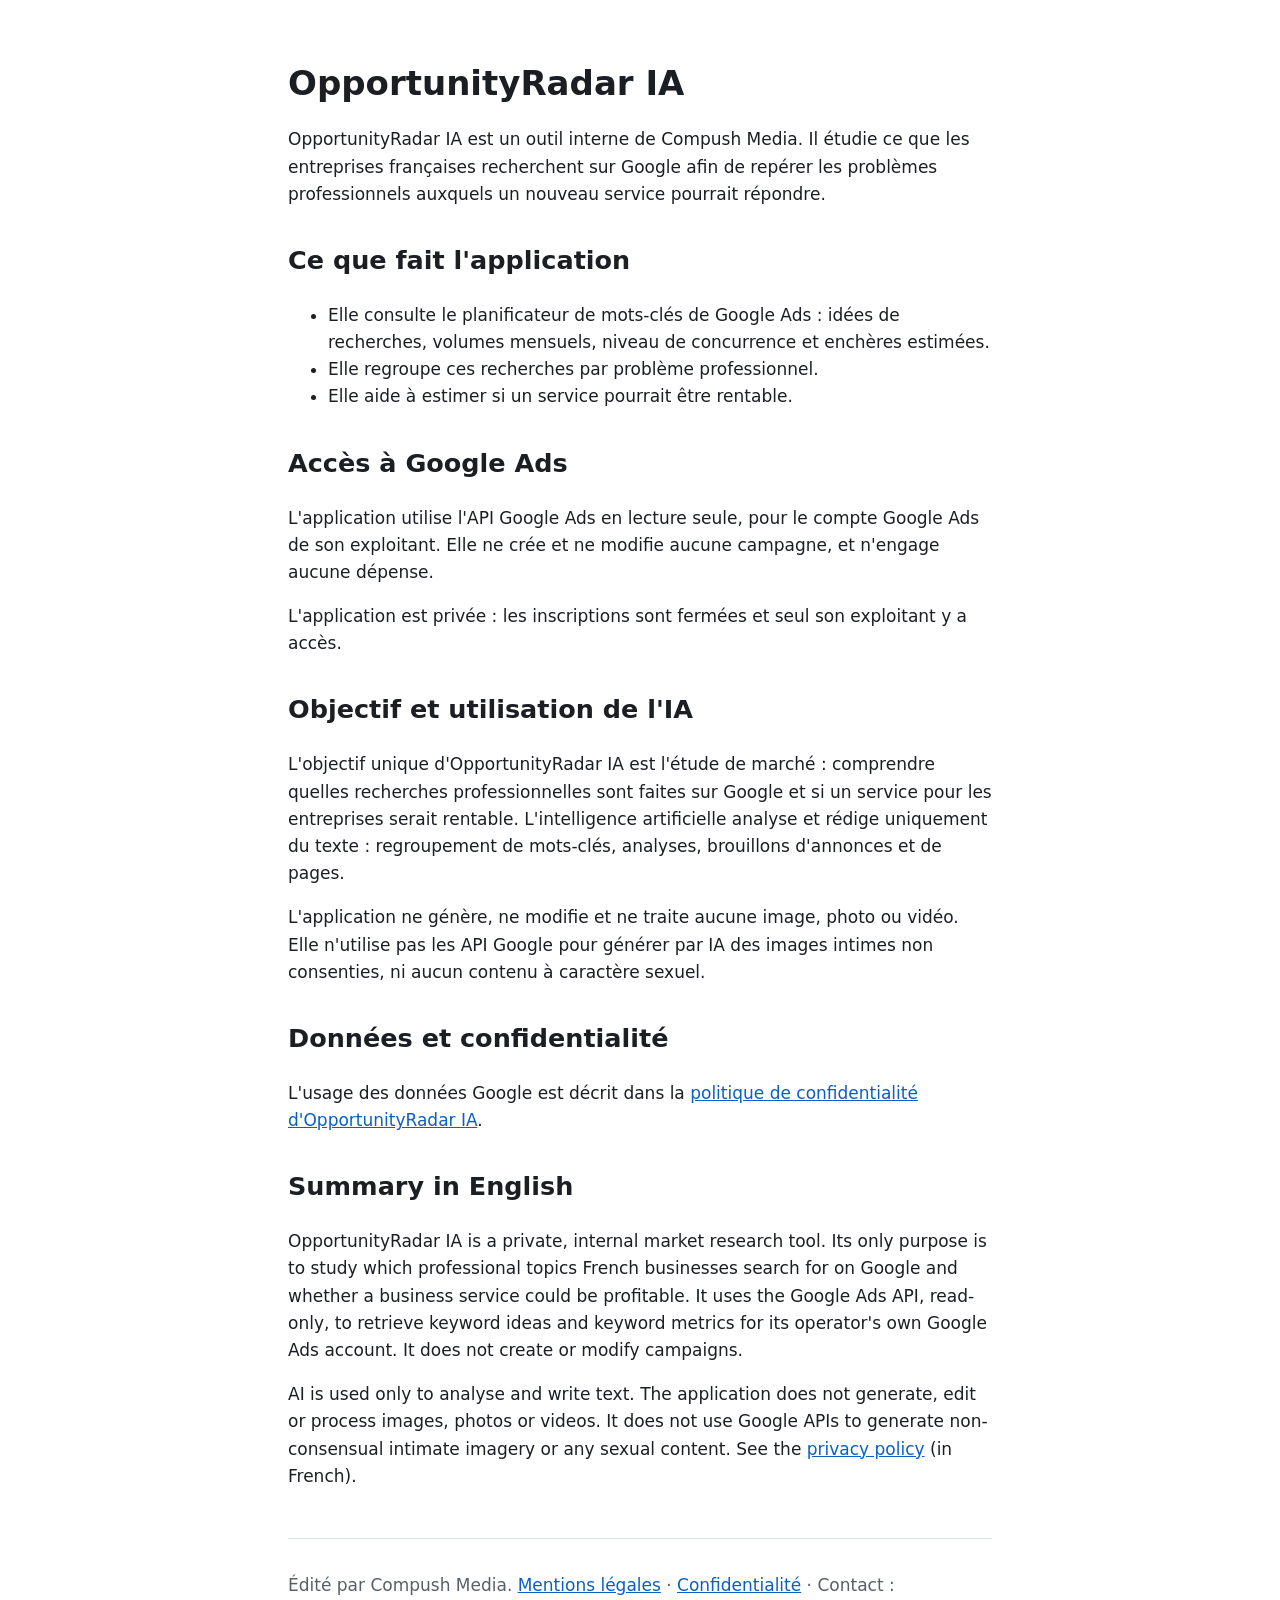
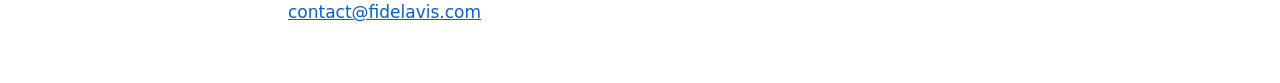
<file: opportunity-radar/index.html>
<!doctype html>
<html lang="fr"><head><meta charset="utf-8"><meta name="viewport" content="width=device-width, initial-scale=1">
<title>OpportunityRadar IA</title><meta name="description" content="Outil interne d'étude des recherches Google des entreprises françaises.">
<style>
:root{--bg:#fff;--fg:#1b1f24;--mut:#57606a;--line:#d8dee4;--a:#0b5fc4}
@media(prefers-color-scheme:dark){:root{--bg:#14171a;--fg:#e8eaed;--mut:#a3acb5;--line:#343a40;--a:#7db4ff}}
body{margin:0;background:var(--bg);color:var(--fg);font:17px/1.6 system-ui,sans-serif}
main{max-width:44rem;margin:0 auto;padding:2.5rem 16px}h1{line-height:1.2}h2{margin-top:2rem}
a{color:var(--a)}a,code{overflow-wrap:anywhere}small,footer{color:var(--mut)}footer{border-top:1px solid var(--line);margin-top:3rem;padding-top:1rem}
</style></head><body><main>
<h1>OpportunityRadar IA</h1>
<p>OpportunityRadar IA est un outil interne de Compush Media. Il étudie ce que les entreprises françaises recherchent sur Google afin de repérer les problèmes professionnels auxquels un nouveau service pourrait répondre.</p>
<h2>Ce que fait l'application</h2>
<ul><li>Elle consulte le planificateur de mots-clés de Google Ads : idées de recherches, volumes mensuels, niveau de concurrence et enchères estimées.</li>
<li>Elle regroupe ces recherches par problème professionnel.</li>
<li>Elle aide à estimer si un service pourrait être rentable.</li></ul>
<h2>Accès à Google Ads</h2>
<p>L'application utilise l'API Google Ads en lecture seule, pour le compte Google Ads de son exploitant. Elle ne crée et ne modifie aucune campagne, et n'engage aucune dépense.</p>
<p>L'application est privée : les inscriptions sont fermées et seul son exploitant y a accès.</p>
<h2>Objectif et utilisation de l'IA</h2>
<p>L'objectif unique d'OpportunityRadar IA est l'étude de marché : comprendre quelles recherches professionnelles sont faites sur Google et si un service pour les entreprises serait rentable. L'intelligence artificielle analyse et rédige uniquement du texte : regroupement de mots-clés, analyses, brouillons d'annonces et de pages.</p>
<p>L'application ne génère, ne modifie et ne traite aucune image, photo ou vidéo. Elle n'utilise pas les API Google pour générer par IA des images intimes non consenties, ni aucun contenu à caractère sexuel.</p>
<h2>Données et confidentialité</h2>
<p>L'usage des données Google est décrit dans la <a href="confidentialite.html">politique de confidentialité d'OpportunityRadar IA</a>.</p>
<section lang="en"><h2>Summary in English</h2>
<p>OpportunityRadar IA is a private, internal market research tool. Its only purpose is to study which professional topics French businesses search for on Google and whether a business service could be profitable. It uses the Google Ads API, read-only, to retrieve keyword ideas and keyword metrics for its operator's own Google Ads account. It does not create or modify campaigns.</p>
<p>AI is used only to analyse and write text. The application does not generate, edit or process images, photos or videos. It does not use Google APIs to generate non-consensual intimate imagery or any sexual content. See the <a href="confidentialite.html">privacy policy</a> (in French).</p></section>
<footer><p>Édité par Compush Media. <a href="https://compushmedia.com/mentions-legales.html">Mentions légales</a> · <a href="confidentialite.html">Confidentialité</a> · Contact : <a href="mailto:contact@fidelavis.com">contact@fidelavis.com</a></p></footer>
</main></body></html>
</file>
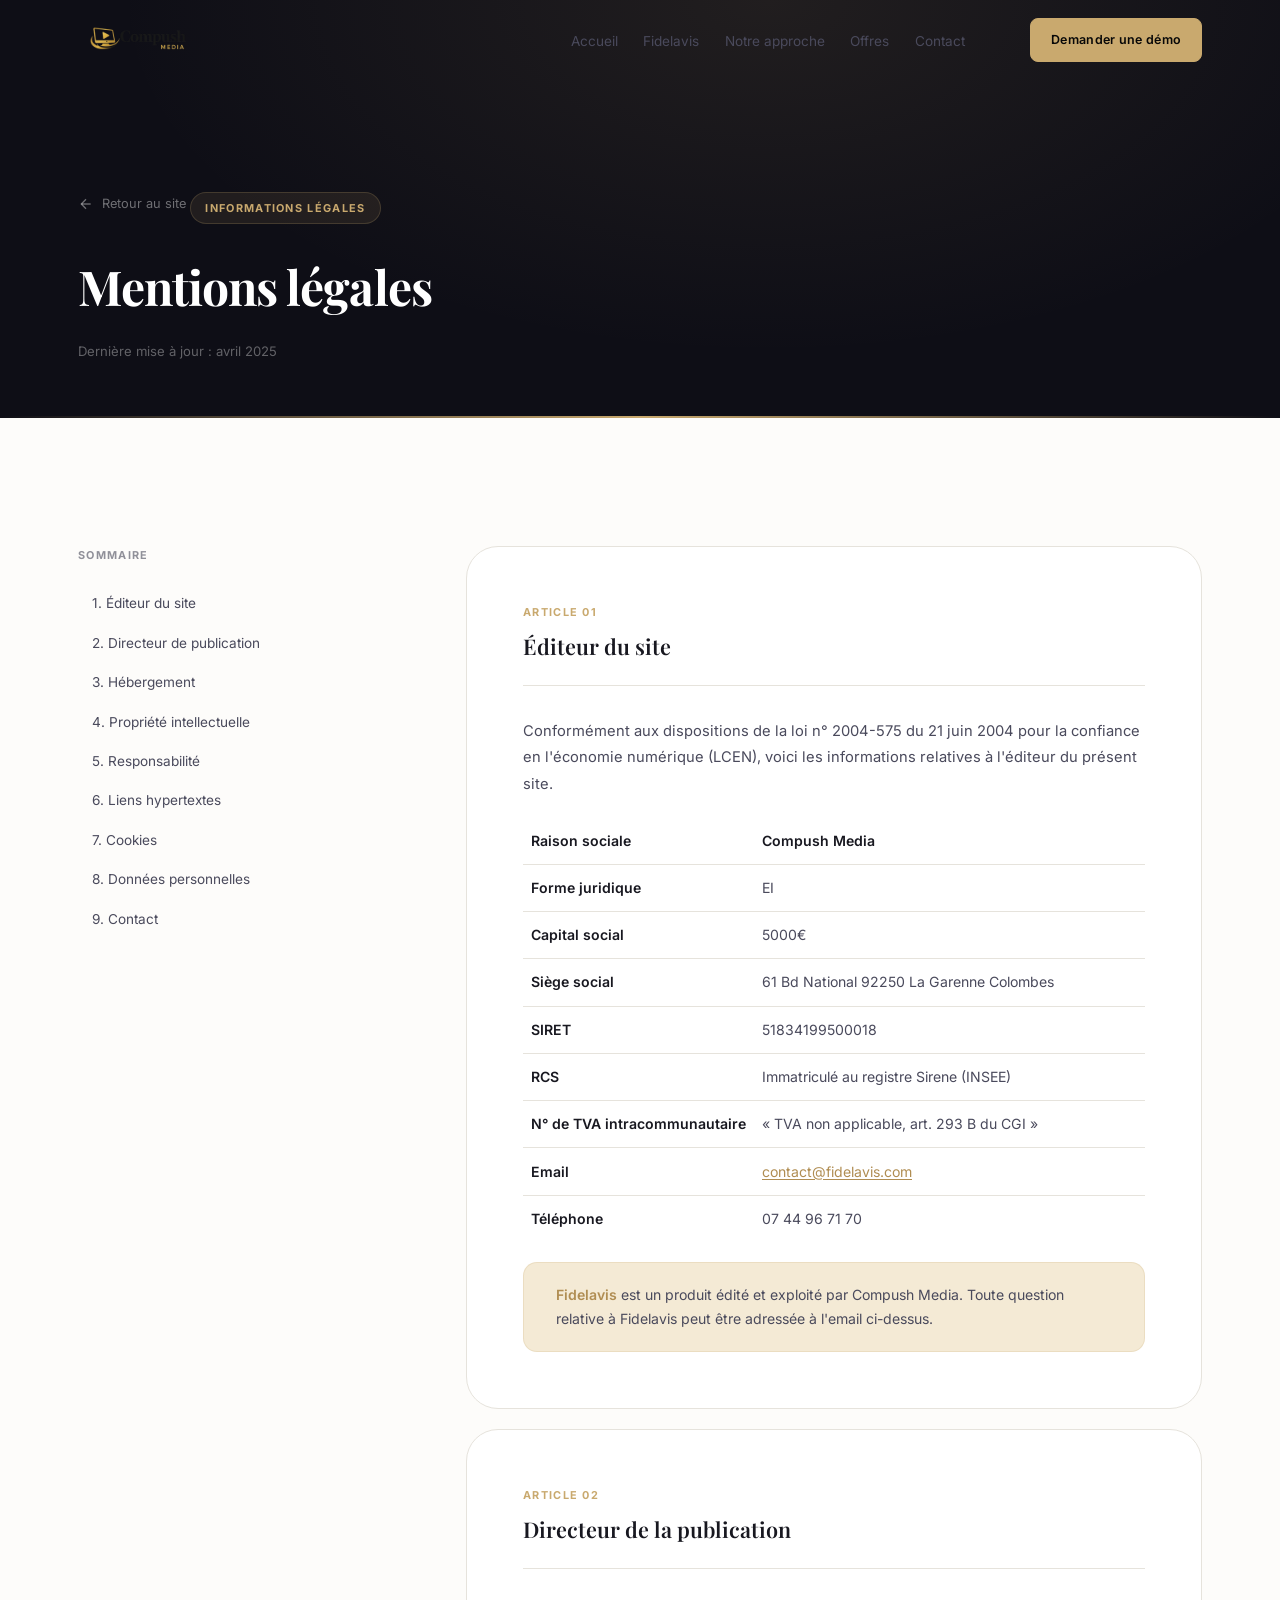
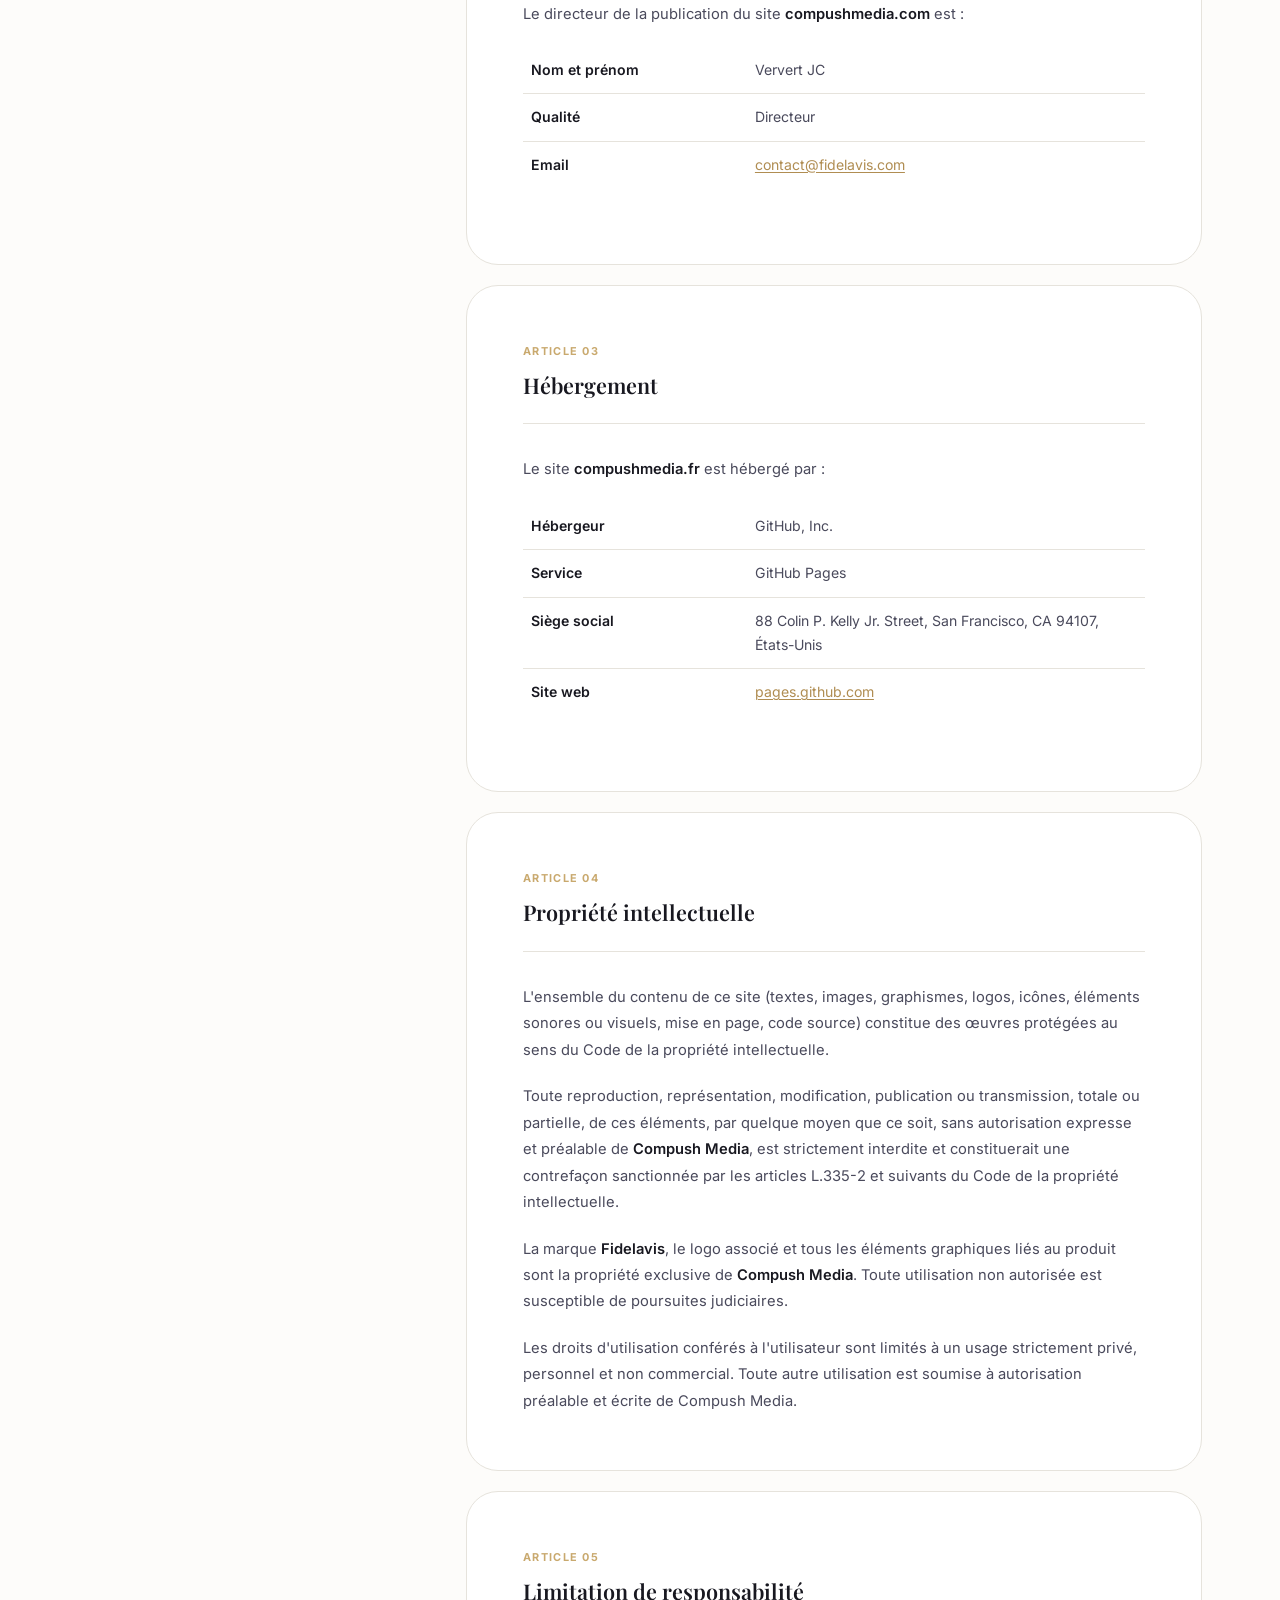
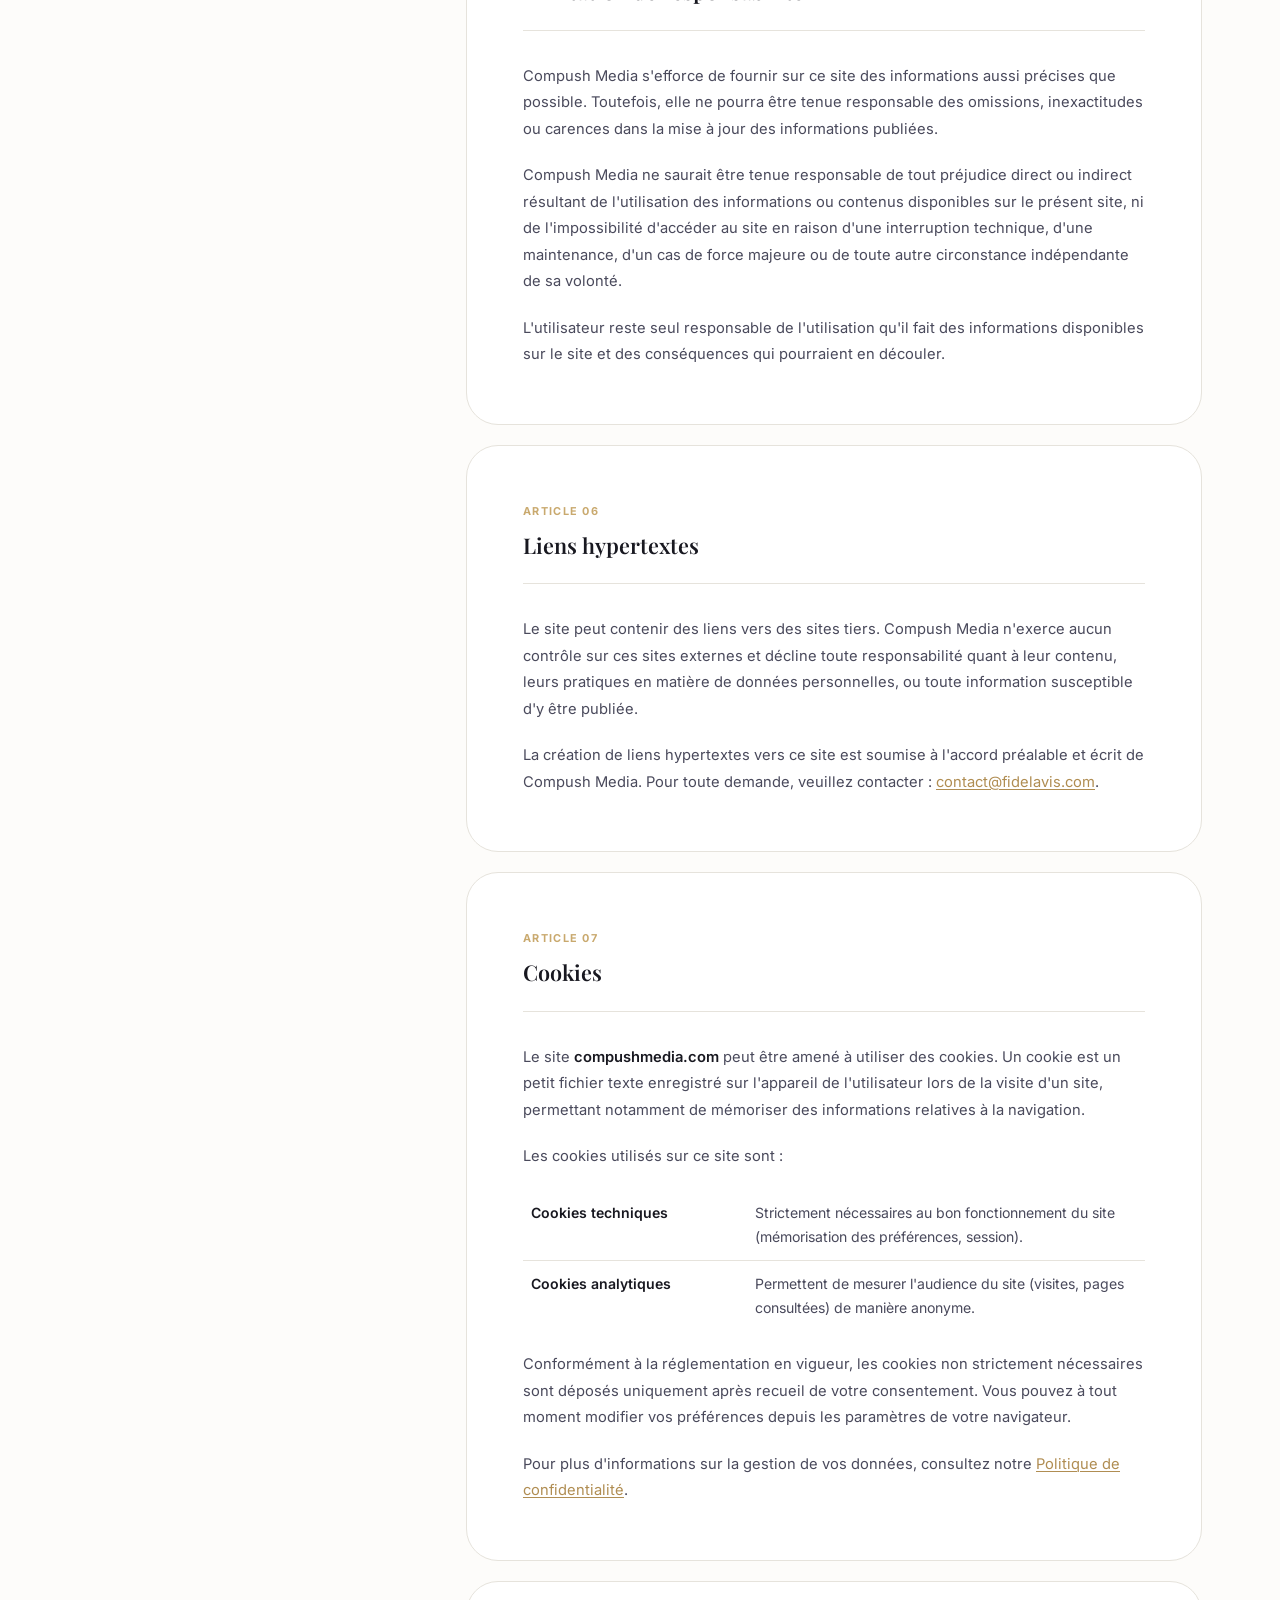
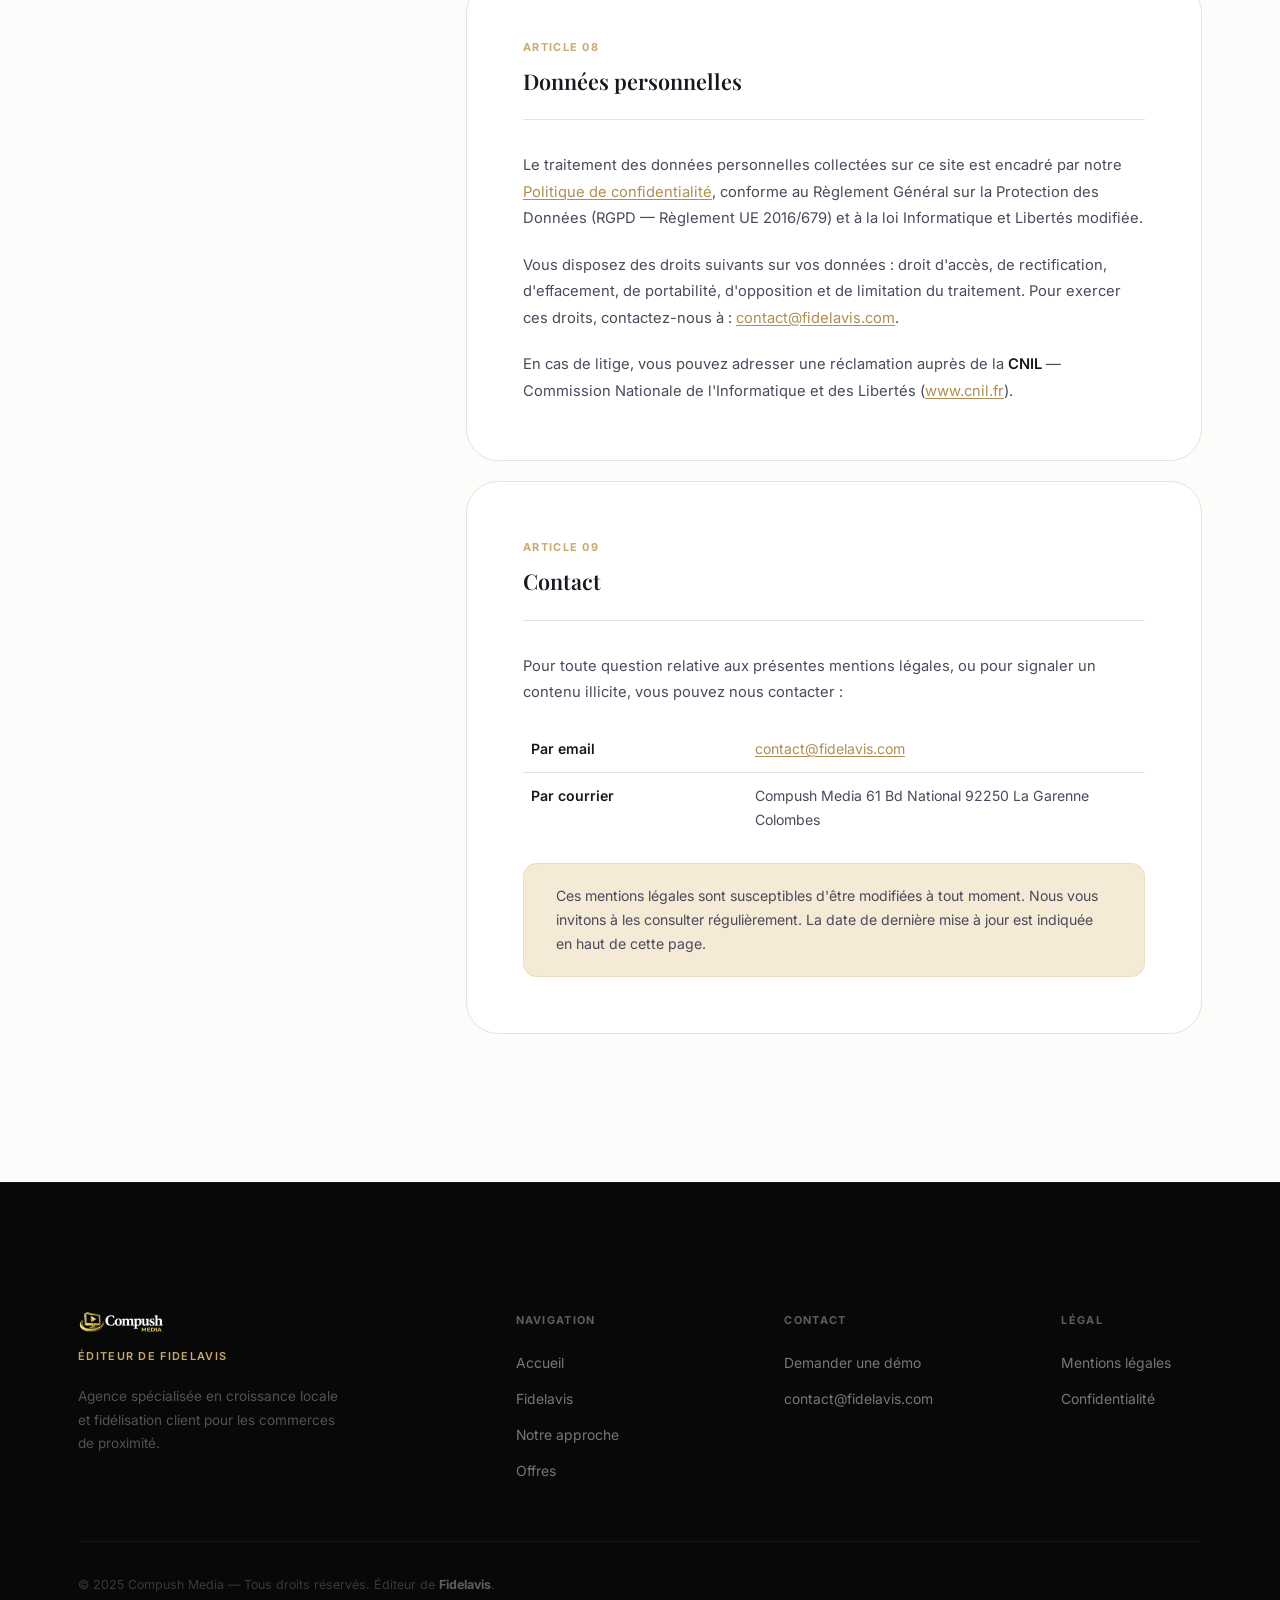
<file: mentions-legales.html>
<!DOCTYPE html>
<html lang="fr">
<head>
  <meta charset="UTF-8" />
  <meta name="viewport" content="width=device-width, initial-scale=1.0" />
  <title>Mentions légales — Compush Media</title>
  <meta name="description" content="Mentions légales de Compush Media, éditeur de Fidelavis." />
  <meta name="robots" content="noindex, follow" />
  <link rel="preconnect" href="https://fonts.googleapis.com" />
  <link rel="preconnect" href="https://fonts.gstatic.com" crossorigin />
  <link href="https://fonts.googleapis.com/css2?family=Playfair+Display:wght@400;500;600;700&family=Inter:wght@300;400;500;600&display=swap" rel="stylesheet" />
  <link rel="stylesheet" href="style.css" />
  <style>
    /* ── Logo image ── */
    .logo--img          { display: flex; align-items: center; }
    .logo__img          { height: 36px; width: auto; display: block; object-fit: contain; }
    .logo__img--sm      { height: 28px; width: auto; display: block; object-fit: contain; }

    /* ── Page légale ── */
    .legal-hero {
      background: var(--clr-dark);
      padding: calc(var(--sp-4xl) + 4rem) 0 var(--sp-xl);
      position: relative;
      overflow: hidden;
    }
    .legal-hero::before {
      content: '';
      position: absolute;
      inset: 0;
      background: radial-gradient(ellipse at 60% 0%, rgba(201,169,110,.1) 0%, transparent 60%);
      pointer-events: none;
    }
    .legal-hero::after {
      content: '';
      position: absolute;
      bottom: 0; left: 0; right: 0;
      height: 2px;
      background: linear-gradient(90deg, transparent, var(--clr-gold), transparent);
    }
    .legal-hero__inner { position: relative; z-index: 1; }
    .legal-hero__back {
      display: inline-flex;
      align-items: center;
      gap: 0.5rem;
      font-size: 0.8rem;
      color: rgba(255,255,255,.4);
      margin-bottom: var(--sp-lg);
      transition: color var(--dur);
    }
    .legal-hero__back:hover { color: var(--clr-gold); }
    .legal-hero__tag {
      display: inline-block;
      font-size: 0.68rem;
      font-weight: 700;
      letter-spacing: 0.12em;
      text-transform: uppercase;
      color: var(--clr-gold);
      background: rgba(201,169,110,.1);
      border: 1px solid rgba(201,169,110,.2);
      padding: 0.35rem 0.9rem;
      border-radius: 100px;
      margin-bottom: var(--sp-md);
    }
    .legal-hero__title {
      font-family: var(--font-serif);
      font-size: clamp(2rem, 4vw, 3rem);
      font-weight: 700;
      color: var(--clr-white);
      letter-spacing: -0.02em;
      margin-bottom: var(--sp-sm);
    }
    .legal-hero__date {
      font-size: 0.82rem;
      color: rgba(255,255,255,.35);
    }

    /* ── Legal body ── */
    .legal-body {
      background: var(--clr-off-white);
      padding: var(--sp-4xl) 0;
    }
    .legal-layout {
      display: grid;
      grid-template-columns: 260px 1fr;
      gap: var(--sp-3xl);
      align-items: start;
    }

    /* Sidebar nav */
    .legal-nav {
      position: sticky;
      top: 6rem;
    }
    .legal-nav__title {
      font-size: 0.68rem;
      font-weight: 700;
      letter-spacing: 0.12em;
      text-transform: uppercase;
      color: var(--clr-text-3);
      margin-bottom: var(--sp-md);
    }
    .legal-nav__list { display: flex; flex-direction: column; gap: 2px; }
    .legal-nav__link {
      display: block;
      font-size: 0.85rem;
      color: var(--clr-text-2);
      padding: 0.45rem 0.75rem;
      border-radius: var(--r-sm);
      border-left: 2px solid transparent;
      transition: color var(--dur), border-color var(--dur), background var(--dur);
    }
    .legal-nav__link:hover {
      color: var(--clr-gold);
      border-color: var(--clr-gold);
      background: var(--clr-gold-pale);
    }

    /* Content */
    .legal-content { min-width: 0; }
    .legal-section {
      background: var(--clr-white);
      border: 1px solid var(--clr-border);
      border-radius: var(--r-xl);
      padding: var(--sp-xl);
      margin-bottom: var(--sp-md);
    }
    .legal-section__number {
      font-size: 0.68rem;
      font-weight: 700;
      letter-spacing: 0.12em;
      text-transform: uppercase;
      color: var(--clr-gold);
      margin-bottom: 0.4rem;
    }
    .legal-section__title {
      font-family: var(--font-serif);
      font-size: 1.35rem;
      font-weight: 600;
      color: var(--clr-text);
      margin-bottom: var(--sp-lg);
      padding-bottom: var(--sp-md);
      border-bottom: 1px solid var(--clr-border);
    }
    .legal-section p {
      font-size: 0.92rem;
      color: var(--clr-text-2);
      line-height: 1.8;
      margin-bottom: var(--sp-md);
    }
    .legal-section p:last-child { margin-bottom: 0; }
    .legal-section strong { color: var(--clr-text); font-weight: 600; }
    .legal-section a {
      color: var(--clr-gold-deep);
      text-decoration: underline;
      text-decoration-thickness: 1px;
      text-underline-offset: 2px;
    }
    .legal-section a:hover { color: var(--clr-gold); }

    .legal-info-table {
      width: 100%;
      border-collapse: collapse;
      font-size: 0.88rem;
      margin-bottom: var(--sp-md);
    }
    .legal-info-table tr { border-bottom: 1px solid var(--clr-border); }
    .legal-info-table tr:last-child { border-bottom: none; }
    .legal-info-table td {
      padding: 0.7rem 0.5rem;
      color: var(--clr-text-2);
      vertical-align: top;
    }
    .legal-info-table td:first-child {
      font-weight: 600;
      color: var(--clr-text);
      width: 36%;
      white-space: nowrap;
    }

    .legal-highlight {
      background: var(--clr-gold-pale);
      border: 1px solid rgba(201,169,110,.2);
      border-radius: var(--r-md);
      padding: var(--sp-md) var(--sp-lg);
      font-size: 0.88rem;
      color: var(--clr-text-2);
      line-height: 1.7;
      margin-top: var(--sp-md);
    }
    .legal-highlight strong { color: var(--clr-gold-deep); }

    @media (max-width: 800px) {
      .legal-layout { grid-template-columns: 1fr; }
      .legal-nav { position: static; margin-bottom: var(--sp-lg); }
    }
  </style>
</head>
<body>

  <div class="scroll-progress" id="scrollProgress"></div>

  <!-- HEADER -->
  <header class="header scrolled" id="header">
    <div class="container header__inner">
      <a href="index.html" class="logo logo--img">
        <img src="LogoCompushMedia.png" alt="Compush Media" class="logo__img" />
      </a>
      <nav class="nav" id="nav">
        <ul class="nav__list">
          <li><a href="index.html#accueil"  class="nav__link">Accueil</a></li>
          <li><a href="index.html#fidelavis" class="nav__link">Fidelavis</a></li>
          <li><a href="index.html#approche"  class="nav__link">Notre approche</a></li>
          <li><a href="index.html#offres"    class="nav__link">Offres</a></li>
          <li><a href="index.html#contact"   class="nav__link">Contact</a></li>
        </ul>
      </nav>
      <a href="index.html#contact" class="btn btn--primary btn--sm header__cta">Demander une démo</a>
      <button class="hamburger" id="hamburger" aria-label="Menu" aria-expanded="false">
        <span></span><span></span><span></span>
      </button>
    </div>
  </header>

  <!-- HERO LÉGAL -->
  <section class="legal-hero">
    <div class="container legal-hero__inner">
      <a href="index.html" class="legal-hero__back">
        <svg width="16" height="16" viewBox="0 0 24 24" fill="none" stroke="currentColor" stroke-width="2"><line x1="19" y1="12" x2="5" y2="12"/><polyline points="12 19 5 12 12 5"/></svg>
        Retour au site
      </a>
      <div class="legal-hero__tag">Informations légales</div>
      <h1 class="legal-hero__title">Mentions légales</h1>
      <p class="legal-hero__date">Dernière mise à jour : avril 2025</p>
    </div>
  </section>

  <!-- CORPS -->
  <div class="legal-body">
    <div class="container">
      <div class="legal-layout">

        <!-- Sidebar -->
        <aside class="legal-nav">
          <p class="legal-nav__title">Sommaire</p>
          <ul class="legal-nav__list">
            <li><a href="#editeur"          class="legal-nav__link">1. Éditeur du site</a></li>
            <li><a href="#directeur"        class="legal-nav__link">2. Directeur de publication</a></li>
            <li><a href="#hebergement"      class="legal-nav__link">3. Hébergement</a></li>
            <li><a href="#propriete"        class="legal-nav__link">4. Propriété intellectuelle</a></li>
            <li><a href="#responsabilite"   class="legal-nav__link">5. Responsabilité</a></li>
            <li><a href="#liens"            class="legal-nav__link">6. Liens hypertextes</a></li>
            <li><a href="#cookies"          class="legal-nav__link">7. Cookies</a></li>
            <li><a href="#donnees"          class="legal-nav__link">8. Données personnelles</a></li>
            <li><a href="#contact-legal"    class="legal-nav__link">9. Contact</a></li>
          </ul>
        </aside>

        <!-- Contenu principal -->
        <main class="legal-content">

          <!-- 1. Éditeur -->
          <article class="legal-section" id="editeur">
            <div class="legal-section__number">Article 01</div>
            <h2 class="legal-section__title">Éditeur du site</h2>
            <p>Conformément aux dispositions de la loi n° 2004-575 du 21 juin 2004 pour la confiance en l'économie numérique (LCEN), voici les informations relatives à l'éditeur du présent site.</p>
            <table class="legal-info-table">
              <tr>
                <td>Raison sociale</td>
                <td><strong>Compush Media</strong></td>
              </tr>
              <tr>
                <td>Forme juridique</td>
                <td><!-- Ex : SASU / SAS / SARL -->EI</td>
              </tr>
              <tr>
                <td>Capital social</td>
                <td>5000€</td>
              </tr>
              <tr>
                <td>Siège social</td>
                <td>61 Bd National 92250 La Garenne Colombes</td>
              </tr>
              <tr>
                <td>SIRET</td>
                <td>51834199500018</td>
              </tr>
              <tr>
                <td>RCS</td>
                <td>Immatriculé au registre Sirene (INSEE)</td>
              </tr>
              <tr>
                <td>N° de TVA intracommunautaire</td>
                <td>« TVA non applicable, art. 293 B du CGI »</td>
              </tr>
              <tr>
                <td>Email</td>
                <td><a href="mailto:contact@fidelavis.com">contact@fidelavis.com</a></td>
              </tr>
              <tr>
                <td>Téléphone</td>
                <td>07 44 96 71 70</td>
              </tr>
            </table>
            <div class="legal-highlight">
              <strong>Fidelavis</strong> est un produit édité et exploité par Compush Media. Toute question relative à Fidelavis peut être adressée à l'email ci-dessus.
            </div>
          </article>

          <!-- 2. Directeur de publication -->
          <article class="legal-section" id="directeur">
            <div class="legal-section__number">Article 02</div>
            <h2 class="legal-section__title">Directeur de la publication</h2>
            <p>Le directeur de la publication du site <strong>compushmedia.com</strong> est :</p>
            <table class="legal-info-table">
              <tr>
                <td>Nom et prénom</td>
                <td>Ververt JC</td>
              </tr>
              <tr>
                <td>Qualité</td>
                <td>Directeur</td>
              </tr>
              <tr>
                <td>Email</td>
                <td><a href="mailto:contact@fidelavis.com">contact@fidelavis.com</a></td>
              </tr>
            </table>
          </article>

          <!-- 3. Hébergement -->
          <article class="legal-section" id="hebergement">
            <div class="legal-section__number">Article 03</div>
            <h2 class="legal-section__title">Hébergement</h2>
            <p>Le site <strong>compushmedia.fr</strong> est hébergé par :</p>
            <table class="legal-info-table">
              <tr>
                <td>Hébergeur</td>
                <td>GitHub, Inc.</td>
              </tr>
              <tr>
                <td>Service</td>
                <td>GitHub Pages</td>
              </tr>
              <tr>
                <td>Siège social</td>
                <td>88 Colin P. Kelly Jr. Street, San Francisco, CA 94107, États-Unis</td>
              </tr>
              <tr>
                <td>Site web</td>
                <td><a href="https://pages.github.com" target="_blank" rel="noopener noreferrer">pages.github.com</a></td>
              </tr>
            </table>
          </article>

          <!-- 4. Propriété intellectuelle -->
          <article class="legal-section" id="propriete">
            <div class="legal-section__number">Article 04</div>
            <h2 class="legal-section__title">Propriété intellectuelle</h2>
            <p>L'ensemble du contenu de ce site (textes, images, graphismes, logos, icônes, éléments sonores ou visuels, mise en page, code source) constitue des œuvres protégées au sens du Code de la propriété intellectuelle.</p>
            <p>Toute reproduction, représentation, modification, publication ou transmission, totale ou partielle, de ces éléments, par quelque moyen que ce soit, sans autorisation expresse et préalable de <strong>Compush Media</strong>, est strictement interdite et constituerait une contrefaçon sanctionnée par les articles L.335-2 et suivants du Code de la propriété intellectuelle.</p>
            <p>La marque <strong>Fidelavis</strong>, le logo associé et tous les éléments graphiques liés au produit sont la propriété exclusive de <strong>Compush Media</strong>. Toute utilisation non autorisée est susceptible de poursuites judiciaires.</p>
            <p>Les droits d'utilisation conférés à l'utilisateur sont limités à un usage strictement privé, personnel et non commercial. Toute autre utilisation est soumise à autorisation préalable et écrite de Compush Media.</p>
          </article>

          <!-- 5. Limitation de responsabilité -->
          <article class="legal-section" id="responsabilite">
            <div class="legal-section__number">Article 05</div>
            <h2 class="legal-section__title">Limitation de responsabilité</h2>
            <p>Compush Media s'efforce de fournir sur ce site des informations aussi précises que possible. Toutefois, elle ne pourra être tenue responsable des omissions, inexactitudes ou carences dans la mise à jour des informations publiées.</p>
            <p>Compush Media ne saurait être tenue responsable de tout préjudice direct ou indirect résultant de l'utilisation des informations ou contenus disponibles sur le présent site, ni de l'impossibilité d'accéder au site en raison d'une interruption technique, d'une maintenance, d'un cas de force majeure ou de toute autre circonstance indépendante de sa volonté.</p>
            <p>L'utilisateur reste seul responsable de l'utilisation qu'il fait des informations disponibles sur le site et des conséquences qui pourraient en découler.</p>
          </article>

          <!-- 6. Liens hypertextes -->
          <article class="legal-section" id="liens">
            <div class="legal-section__number">Article 06</div>
            <h2 class="legal-section__title">Liens hypertextes</h2>
            <p>Le site peut contenir des liens vers des sites tiers. Compush Media n'exerce aucun contrôle sur ces sites externes et décline toute responsabilité quant à leur contenu, leurs pratiques en matière de données personnelles, ou toute information susceptible d'y être publiée.</p>
            <p>La création de liens hypertextes vers ce site est soumise à l'accord préalable et écrit de Compush Media. Pour toute demande, veuillez contacter : <a href="mailto:contact@fidelavis.com">contact@fidelavis.com</a>.</p>
          </article>

          <!-- 7. Cookies -->
          <article class="legal-section" id="cookies">
            <div class="legal-section__number">Article 07</div>
            <h2 class="legal-section__title">Cookies</h2>
            <p>Le site <strong>compushmedia.com</strong> peut être amené à utiliser des cookies. Un cookie est un petit fichier texte enregistré sur l'appareil de l'utilisateur lors de la visite d'un site, permettant notamment de mémoriser des informations relatives à la navigation.</p>
            <p>Les cookies utilisés sur ce site sont :</p>
            <table class="legal-info-table">
              <tr>
                <td>Cookies techniques</td>
                <td>Strictement nécessaires au bon fonctionnement du site (mémorisation des préférences, session).</td>
              </tr>
              <tr>
                <td>Cookies analytiques</td>
                <td>Permettent de mesurer l'audience du site (visites, pages consultées) de manière anonyme.</td>
              </tr>
            </table>
            <p>Conformément à la réglementation en vigueur, les cookies non strictement nécessaires sont déposés uniquement après recueil de votre consentement. Vous pouvez à tout moment modifier vos préférences depuis les paramètres de votre navigateur.</p>
            <p>Pour plus d'informations sur la gestion de vos données, consultez notre <a href="politique-confidentialite.html">Politique de confidentialité</a>.</p>
          </article>

          <!-- 8. Données personnelles -->
          <article class="legal-section" id="donnees">
            <div class="legal-section__number">Article 08</div>
            <h2 class="legal-section__title">Données personnelles</h2>
            <p>Le traitement des données personnelles collectées sur ce site est encadré par notre <a href="politique-confidentialite.html">Politique de confidentialité</a>, conforme au Règlement Général sur la Protection des Données (RGPD — Règlement UE 2016/679) et à la loi Informatique et Libertés modifiée.</p>
            <p>Vous disposez des droits suivants sur vos données : droit d'accès, de rectification, d'effacement, de portabilité, d'opposition et de limitation du traitement. Pour exercer ces droits, contactez-nous à : <a href="mailto:contact@fidelavis.com">contact@fidelavis.com</a>.</p>
            <p>En cas de litige, vous pouvez adresser une réclamation auprès de la <strong>CNIL</strong> — Commission Nationale de l'Informatique et des Libertés (<a href="https://www.cnil.fr" target="_blank" rel="noopener noreferrer">www.cnil.fr</a>).</p>
          </article>

          <!-- 9. Contact -->
          <article class="legal-section" id="contact-legal">
            <div class="legal-section__number">Article 09</div>
            <h2 class="legal-section__title">Contact</h2>
            <p>Pour toute question relative aux présentes mentions légales, ou pour signaler un contenu illicite, vous pouvez nous contacter :</p>
            <table class="legal-info-table">
              <tr>
                <td>Par email</td>
                <td><a href="mailto:contact@fidelavis.com">contact@fidelavis.com</a></td>
              </tr>
              <tr>
                <td>Par courrier</td>
                <td>Compush Media 61 Bd National 92250 La Garenne Colombes</td>
              </tr>
            </table>
            <div class="legal-highlight">
              Ces mentions légales sont susceptibles d'être modifiées à tout moment. Nous vous invitons à les consulter régulièrement. La date de dernière mise à jour est indiquée en haut de cette page.
            </div>
          </article>

        </main>
      </div>
    </div>
  </div>

  <!-- FOOTER -->
  <footer class="footer">
    <div class="container">
      <div class="footer__top">
        <div class="footer__brand">
          <div class="footer__logo">
            <img src="LogoCompushMediapetit.png" alt="Compush Media" class="logo__img--sm" />
          </div>
          <p class="footer__tagline">Éditeur de Fidelavis</p>
          <p class="footer__desc">Agence spécialisée en croissance locale et fidélisation client pour les commerces de proximité.</p>
        </div>
        <div class="footer__nav-group">
          <h4 class="footer__nav-title">Navigation</h4>
          <ul class="footer__nav-list">
            <li><a href="index.html#accueil">Accueil</a></li>
            <li><a href="index.html#fidelavis">Fidelavis</a></li>
            <li><a href="index.html#approche">Notre approche</a></li>
            <li><a href="index.html#offres">Offres</a></li>
          </ul>
        </div>
        <div class="footer__nav-group">
          <h4 class="footer__nav-title">Contact</h4>
          <ul class="footer__nav-list">
            <li><a href="index.html#contact">Demander une démo</a></li>
            <li><a href="mailto:contact@fidelavis.com">contact@fidelavis.com</a></li>
          </ul>
        </div>
        <div class="footer__nav-group">
          <h4 class="footer__nav-title">Légal</h4>
          <ul class="footer__nav-list">
            <li><a href="mentions-legales.html">Mentions légales</a></li>
            <li><a href="politique-confidentialite.html">Confidentialité</a></li>
          </ul>
        </div>
      </div>
      <div class="footer__bottom">
        <p>&copy; 2025 Compush Media — Tous droits réservés. Éditeur de <strong>Fidelavis</strong>.</p>
      </div>
    </div>
  </footer>

  <script src="script.js"></script>
</body>
</html>
</file>
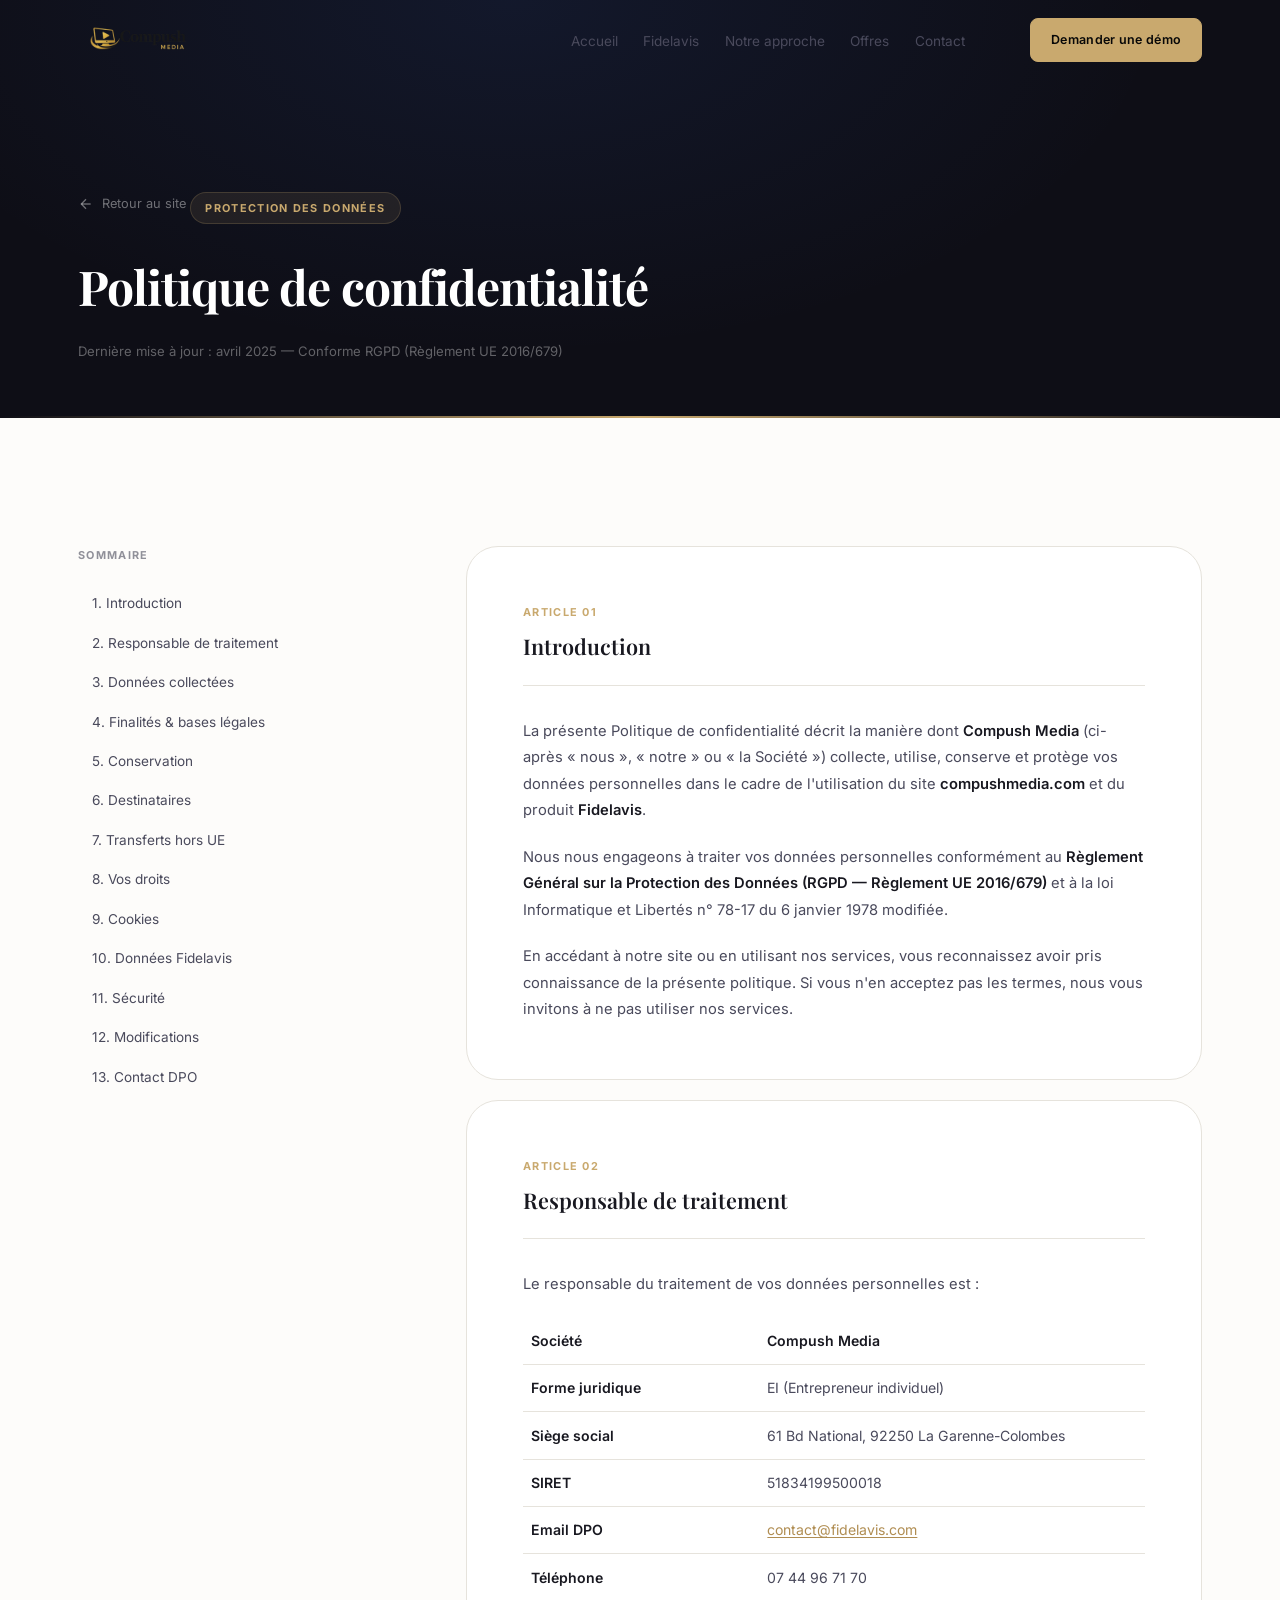
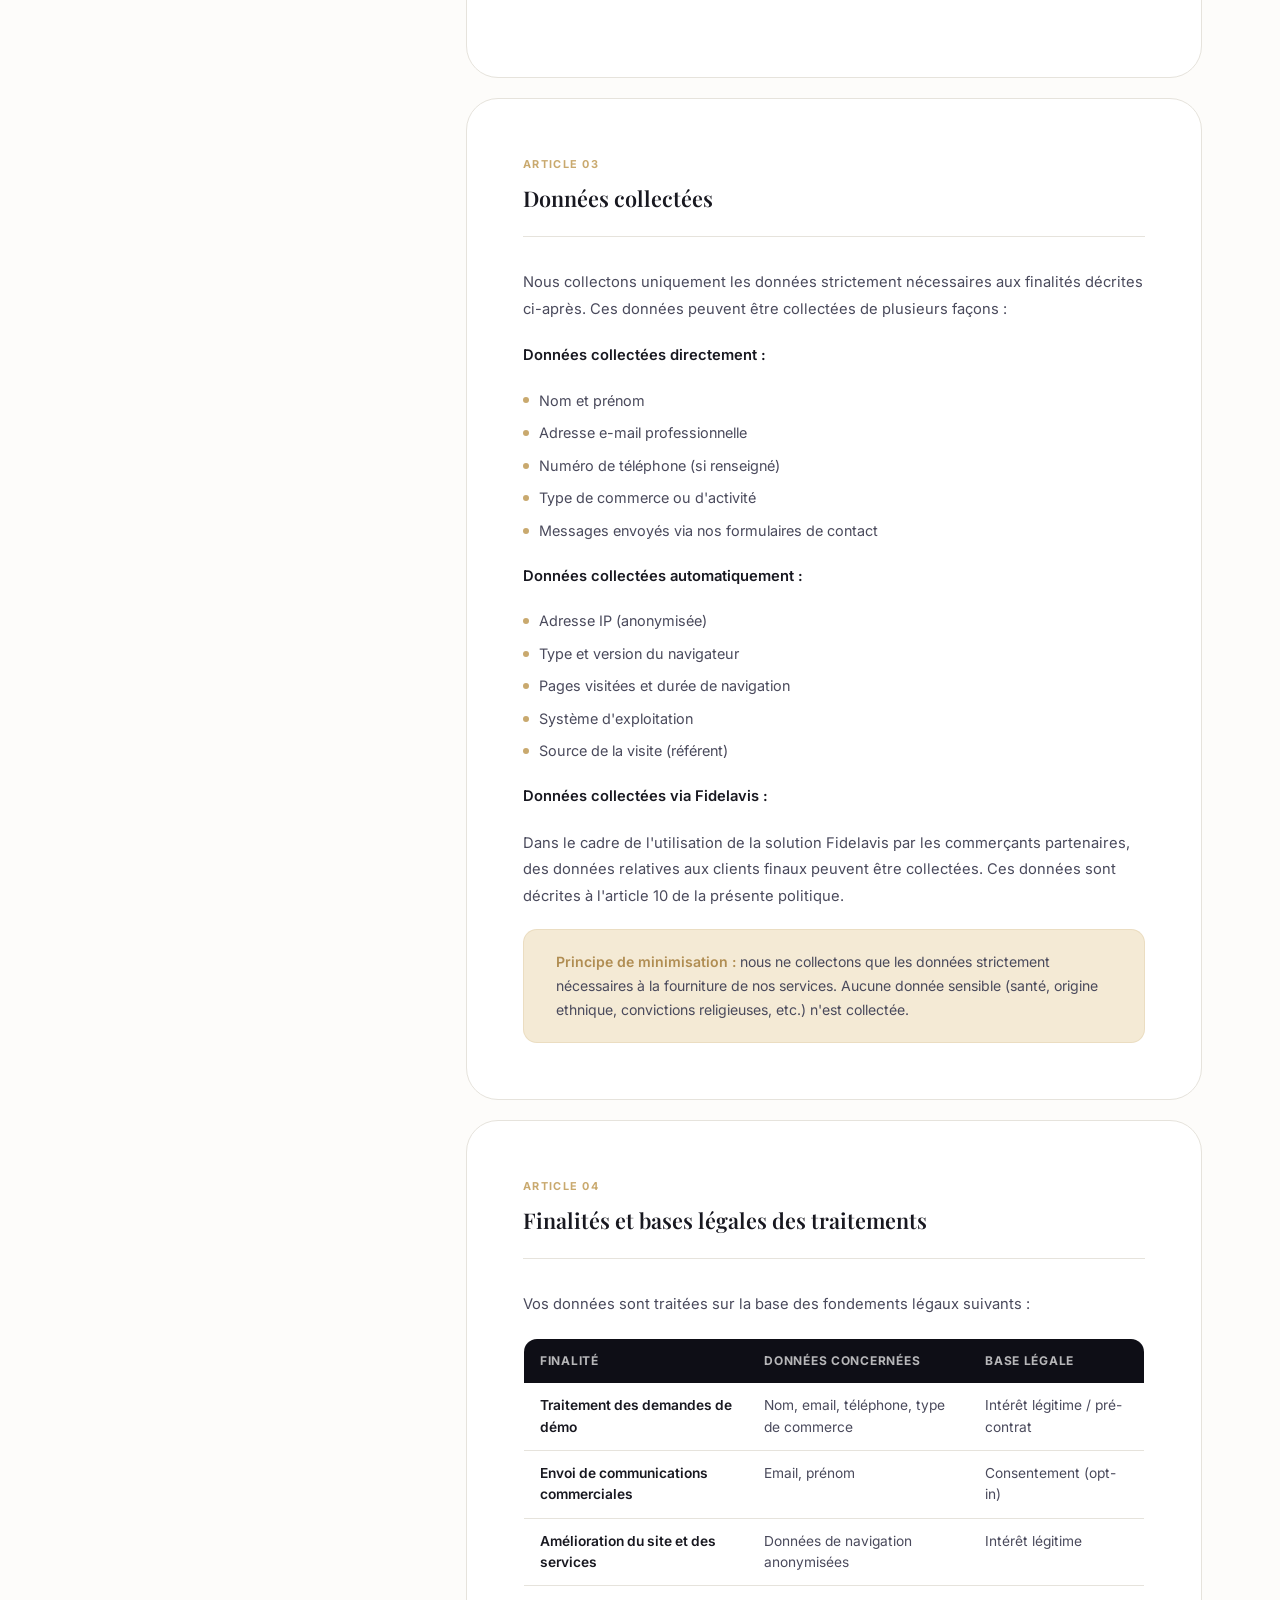
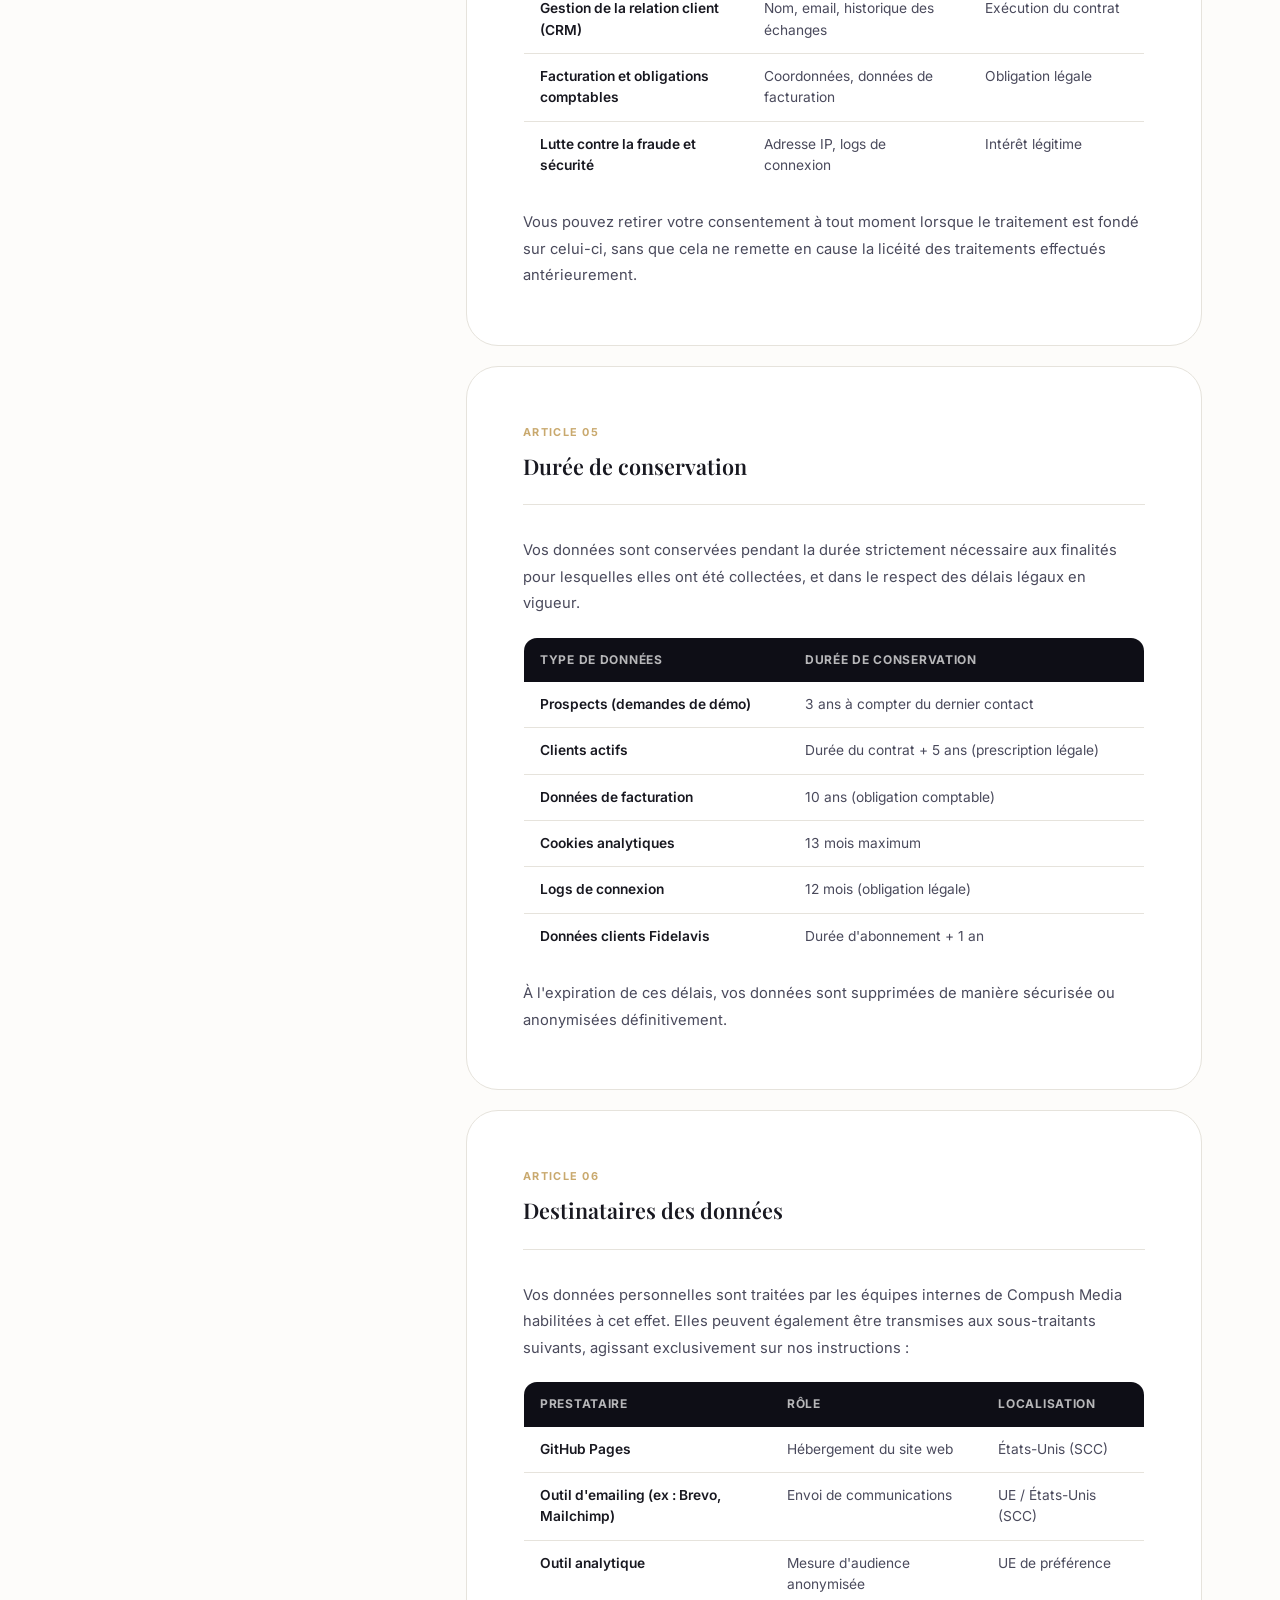
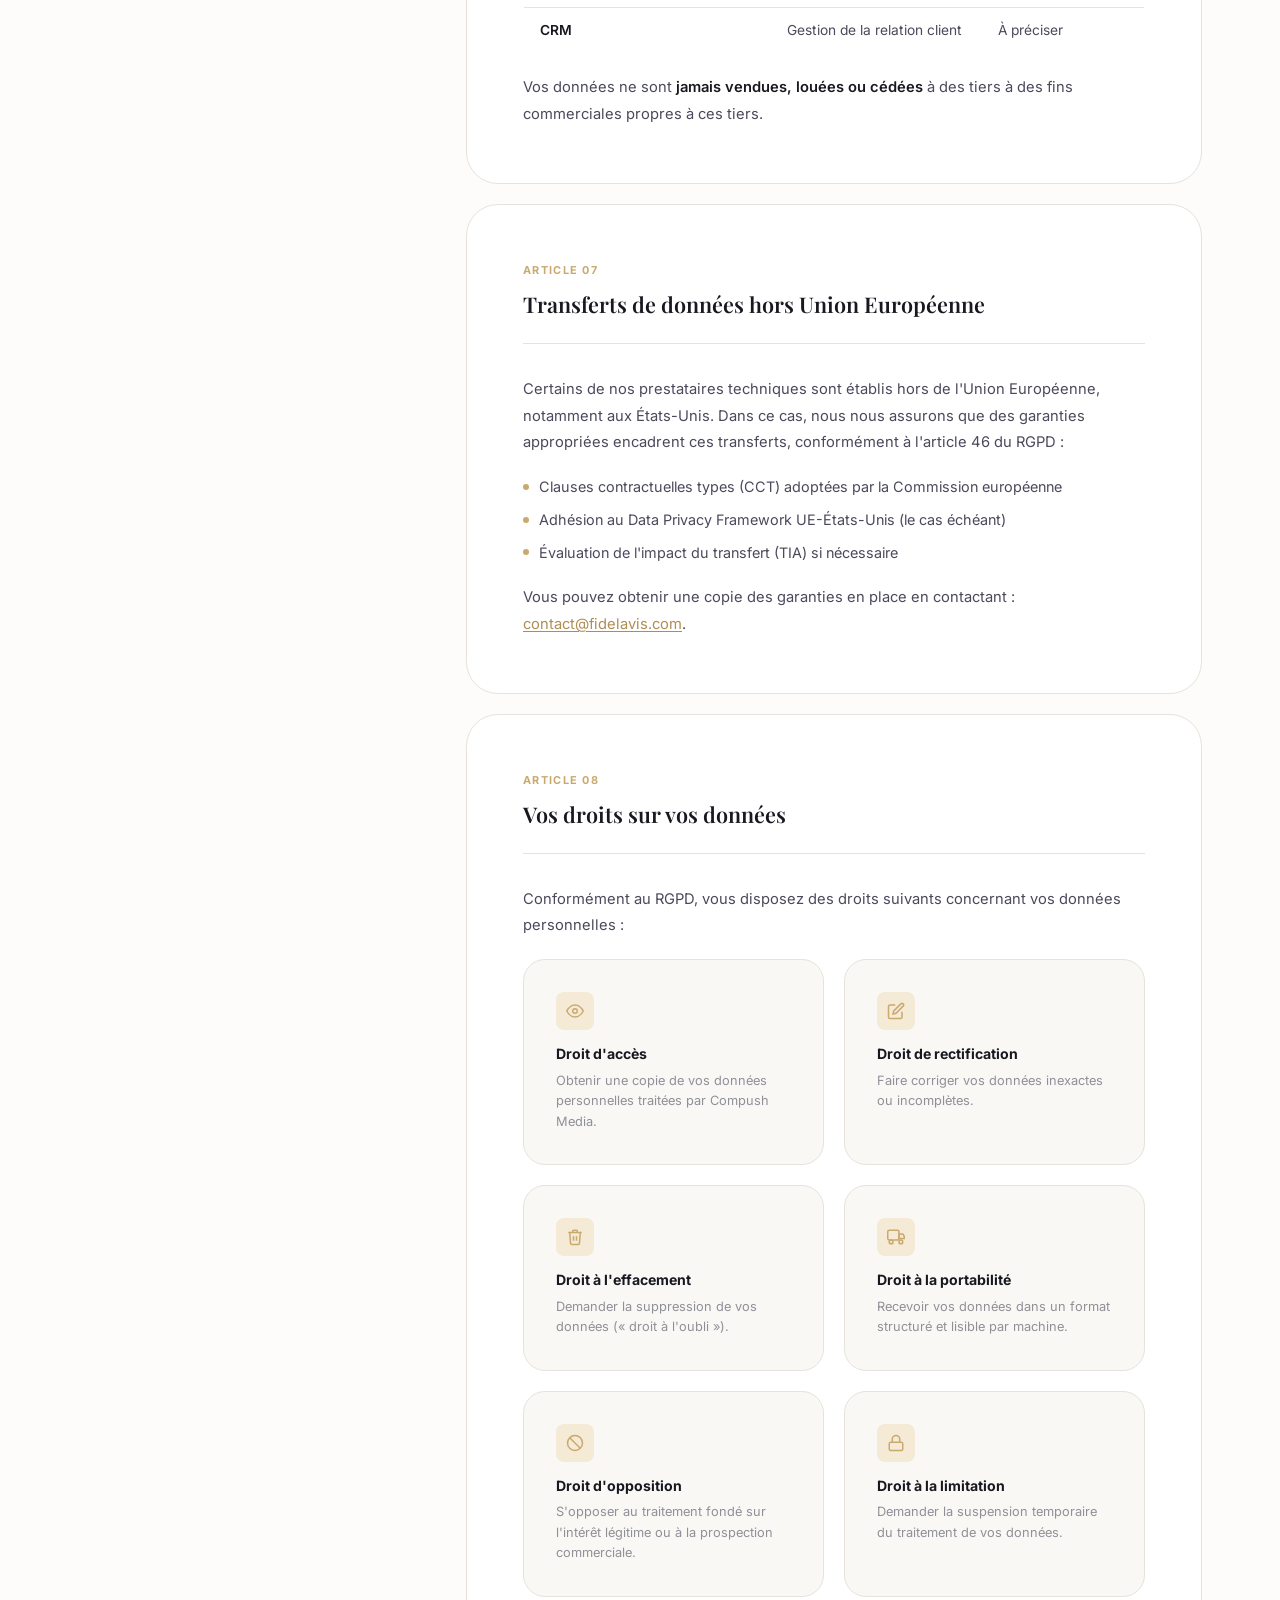
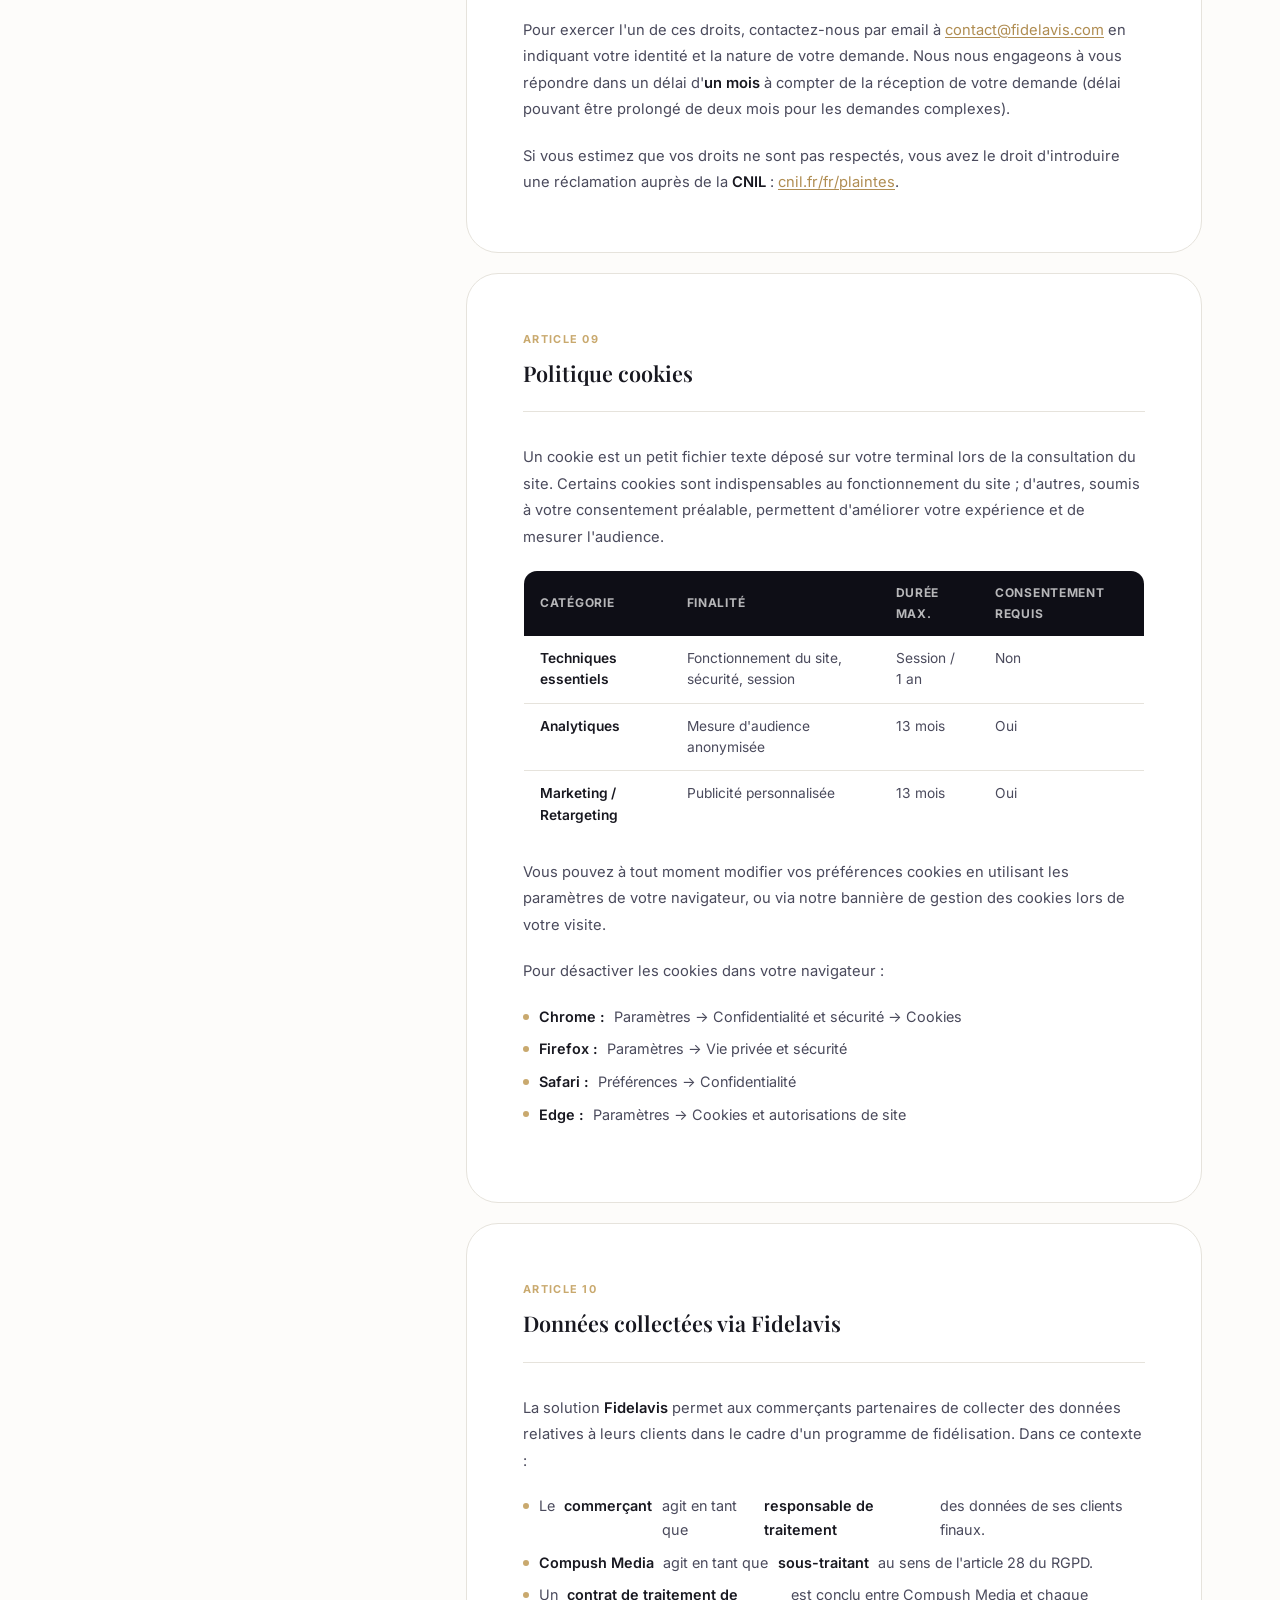
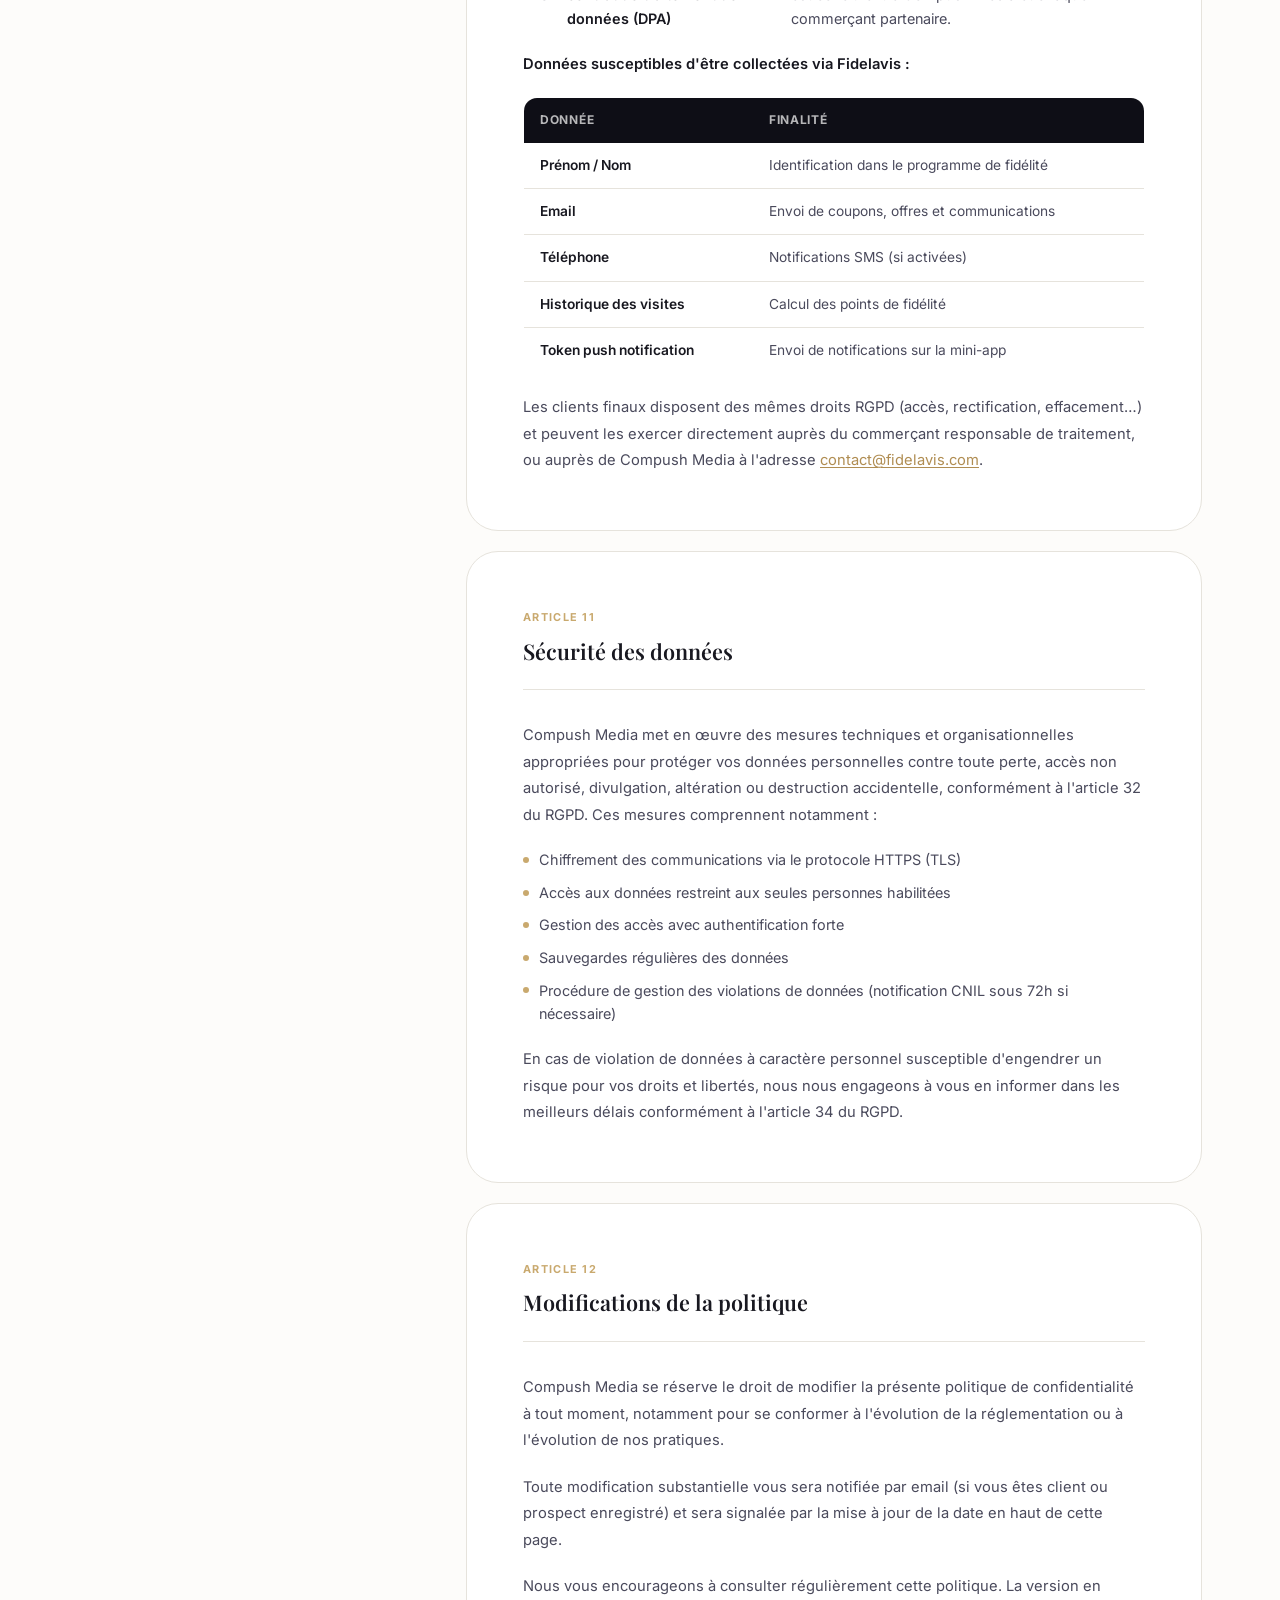
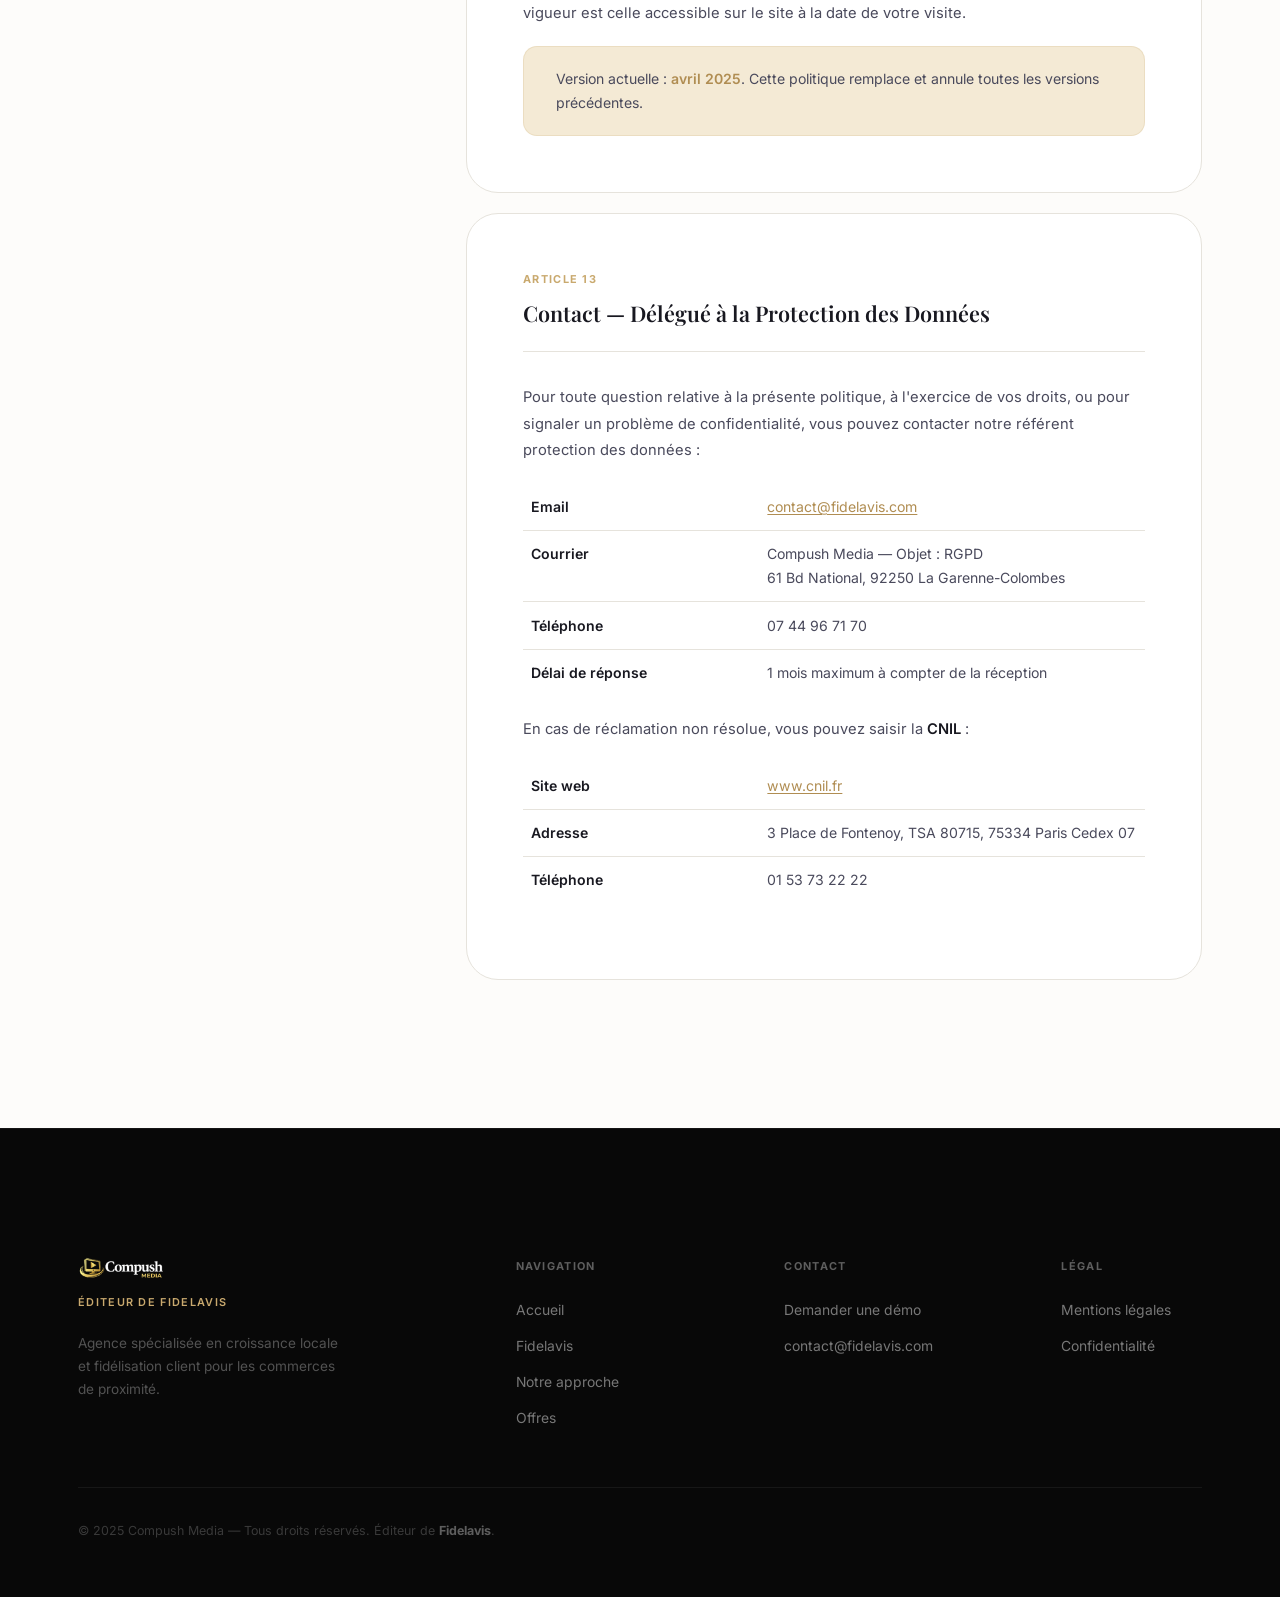
<file: politique-confidentialite.html>
<!DOCTYPE html>
<html lang="fr">
<head>
  <meta charset="UTF-8" />
  <meta name="viewport" content="width=device-width, initial-scale=1.0" />
  <title>Politique de confidentialité — Compush Media</title>
  <meta name="description" content="Politique de confidentialité et de protection des données personnelles de Compush Media, éditeur de Fidelavis." />
  <meta name="robots" content="noindex, follow" />
  <link rel="preconnect" href="https://fonts.googleapis.com" />
  <link rel="preconnect" href="https://fonts.gstatic.com" crossorigin />
  <link href="https://fonts.googleapis.com/css2?family=Playfair+Display:wght@400;500;600;700&family=Inter:wght@300;400;500;600&display=swap" rel="stylesheet" />
  <link rel="stylesheet" href="style.css" />
  <style>
    /* ── Logo image ── */
    .logo--img          { display: flex; align-items: center; }
    .logo__img          { height: 36px; width: auto; display: block; object-fit: contain; }
    .logo__img--sm      { height: 28px; width: auto; display: block; object-fit: contain; }

    /* ── Page légale (identique mentions légales) ── */
    .legal-hero {
      background: var(--clr-dark);
      padding: calc(var(--sp-4xl) + 4rem) 0 var(--sp-xl);
      position: relative;
      overflow: hidden;
    }
    .legal-hero::before {
      content: '';
      position: absolute;
      inset: 0;
      background: radial-gradient(ellipse at 40% 0%, rgba(61,114,232,.1) 0%, transparent 60%);
      pointer-events: none;
    }
    .legal-hero::after {
      content: '';
      position: absolute;
      bottom: 0; left: 0; right: 0;
      height: 2px;
      background: linear-gradient(90deg, transparent, var(--clr-gold), transparent);
    }
    .legal-hero__inner { position: relative; z-index: 1; }
    .legal-hero__back {
      display: inline-flex;
      align-items: center;
      gap: 0.5rem;
      font-size: 0.8rem;
      color: rgba(255,255,255,.4);
      margin-bottom: var(--sp-lg);
      transition: color var(--dur);
    }
    .legal-hero__back:hover { color: var(--clr-gold); }
    .legal-hero__tag {
      display: inline-block;
      font-size: 0.68rem;
      font-weight: 700;
      letter-spacing: 0.12em;
      text-transform: uppercase;
      color: var(--clr-gold);
      background: rgba(201,169,110,.1);
      border: 1px solid rgba(201,169,110,.2);
      padding: 0.35rem 0.9rem;
      border-radius: 100px;
      margin-bottom: var(--sp-md);
    }
    .legal-hero__title {
      font-family: var(--font-serif);
      font-size: clamp(2rem, 4vw, 3rem);
      font-weight: 700;
      color: var(--clr-white);
      letter-spacing: -0.02em;
      margin-bottom: var(--sp-sm);
    }
    .legal-hero__date {
      font-size: 0.82rem;
      color: rgba(255,255,255,.35);
    }

    /* ── Legal body ── */
    .legal-body {
      background: var(--clr-off-white);
      padding: var(--sp-4xl) 0;
    }
    .legal-layout {
      display: grid;
      grid-template-columns: 260px 1fr;
      gap: var(--sp-3xl);
      align-items: start;
    }

    /* Sidebar */
    .legal-nav {
      position: sticky;
      top: 6rem;
    }
    .legal-nav__title {
      font-size: 0.68rem;
      font-weight: 700;
      letter-spacing: 0.12em;
      text-transform: uppercase;
      color: var(--clr-text-3);
      margin-bottom: var(--sp-md);
    }
    .legal-nav__list { display: flex; flex-direction: column; gap: 2px; }
    .legal-nav__link {
      display: block;
      font-size: 0.85rem;
      color: var(--clr-text-2);
      padding: 0.45rem 0.75rem;
      border-radius: var(--r-sm);
      border-left: 2px solid transparent;
      transition: color var(--dur), border-color var(--dur), background var(--dur);
    }
    .legal-nav__link:hover {
      color: var(--clr-gold);
      border-color: var(--clr-gold);
      background: var(--clr-gold-pale);
    }

    /* Content */
    .legal-content { min-width: 0; }
    .legal-section {
      background: var(--clr-white);
      border: 1px solid var(--clr-border);
      border-radius: var(--r-xl);
      padding: var(--sp-xl);
      margin-bottom: var(--sp-md);
    }
    .legal-section__number {
      font-size: 0.68rem;
      font-weight: 700;
      letter-spacing: 0.12em;
      text-transform: uppercase;
      color: var(--clr-gold);
      margin-bottom: 0.4rem;
    }
    .legal-section__title {
      font-family: var(--font-serif);
      font-size: 1.35rem;
      font-weight: 600;
      color: var(--clr-text);
      margin-bottom: var(--sp-lg);
      padding-bottom: var(--sp-md);
      border-bottom: 1px solid var(--clr-border);
    }
    .legal-section p {
      font-size: 0.92rem;
      color: var(--clr-text-2);
      line-height: 1.8;
      margin-bottom: var(--sp-md);
    }
    .legal-section p:last-child { margin-bottom: 0; }
    .legal-section strong { color: var(--clr-text); font-weight: 600; }
    .legal-section a {
      color: var(--clr-gold-deep);
      text-decoration: underline;
      text-decoration-thickness: 1px;
      text-underline-offset: 2px;
    }
    .legal-section a:hover { color: var(--clr-gold); }

    .legal-section ul {
      list-style: none;
      display: flex;
      flex-direction: column;
      gap: 0.55rem;
      margin-bottom: var(--sp-md);
    }
    .legal-section ul li {
      display: flex;
      align-items: flex-start;
      gap: 0.6rem;
      font-size: 0.9rem;
      color: var(--clr-text-2);
      line-height: 1.65;
    }
    .legal-section ul li::before {
      content: '';
      width: 6px; height: 6px;
      border-radius: 50%;
      background: var(--clr-gold);
      flex-shrink: 0;
      margin-top: 0.55rem;
    }

    .legal-info-table {
      width: 100%;
      border-collapse: collapse;
      font-size: 0.88rem;
      margin-bottom: var(--sp-md);
    }
    .legal-info-table tr { border-bottom: 1px solid var(--clr-border); }
    .legal-info-table tr:last-child { border-bottom: none; }
    .legal-info-table td {
      padding: 0.7rem 0.5rem;
      color: var(--clr-text-2);
      vertical-align: top;
    }
    .legal-info-table td:first-child {
      font-weight: 600;
      color: var(--clr-text);
      width: 38%;
    }

    .legal-highlight {
      background: var(--clr-gold-pale);
      border: 1px solid rgba(201,169,110,.2);
      border-radius: var(--r-md);
      padding: var(--sp-md) var(--sp-lg);
      font-size: 0.88rem;
      color: var(--clr-text-2);
      line-height: 1.7;
      margin-top: var(--sp-md);
    }
    .legal-highlight strong { color: var(--clr-gold-deep); }

    /* RGPD rights grid */
    .rights-grid {
      display: grid;
      grid-template-columns: repeat(2, 1fr);
      gap: var(--sp-md);
      margin-bottom: var(--sp-md);
    }
    .right-card {
      background: var(--clr-light);
      border: 1px solid var(--clr-border);
      border-radius: var(--r-lg);
      padding: var(--sp-lg);
    }
    .right-card__icon {
      width: 38px; height: 38px;
      background: var(--clr-gold-pale);
      border-radius: var(--r-sm);
      display: flex; align-items: center; justify-content: center;
      color: var(--clr-gold);
      margin-bottom: var(--sp-sm);
    }
    .right-card__title {
      font-size: 0.88rem;
      font-weight: 700;
      color: var(--clr-text);
      margin-bottom: 0.3rem;
    }
    .right-card__text {
      font-size: 0.8rem;
      color: var(--clr-text-3);
      line-height: 1.6;
    }

    /* Data table */
    .data-table {
      width: 100%;
      border-collapse: collapse;
      font-size: 0.86rem;
      margin-bottom: var(--sp-md);
      border: 1px solid var(--clr-border);
      border-radius: var(--r-md);
      overflow: hidden;
    }
    .data-table thead tr {
      background: var(--clr-dark);
    }
    .data-table thead td {
      color: rgba(255,255,255,.7);
      font-weight: 700;
      font-size: 0.75rem;
      letter-spacing: 0.06em;
      text-transform: uppercase;
      padding: 0.75rem 1rem;
    }
    .data-table tbody tr { border-bottom: 1px solid var(--clr-border); }
    .data-table tbody tr:last-child { border-bottom: none; }
    .data-table tbody td {
      padding: 0.75rem 1rem;
      color: var(--clr-text-2);
      vertical-align: top;
      line-height: 1.55;
    }
    .data-table tbody td:first-child { font-weight: 600; color: var(--clr-text); }

    @media (max-width: 800px) {
      .legal-layout { grid-template-columns: 1fr; }
      .legal-nav { position: static; margin-bottom: var(--sp-lg); }
      .rights-grid { grid-template-columns: 1fr; }
      .data-table { font-size: 0.78rem; }
    }
  </style>
</head>
<body>

  <div class="scroll-progress" id="scrollProgress"></div>

  <!-- HEADER -->
  <header class="header scrolled" id="header">
    <div class="container header__inner">
      <a href="index.html" class="logo logo--img">
        <img src="LogoCompushMedia.png" alt="Compush Media" class="logo__img" />
      </a>
      <nav class="nav" id="nav">
        <ul class="nav__list">
          <li><a href="index.html#accueil"   class="nav__link">Accueil</a></li>
          <li><a href="index.html#fidelavis"  class="nav__link">Fidelavis</a></li>
          <li><a href="index.html#approche"   class="nav__link">Notre approche</a></li>
          <li><a href="index.html#offres"     class="nav__link">Offres</a></li>
          <li><a href="index.html#contact"    class="nav__link">Contact</a></li>
        </ul>
      </nav>
      <a href="index.html#contact" class="btn btn--primary btn--sm header__cta">Demander une démo</a>
      <button class="hamburger" id="hamburger" aria-label="Menu" aria-expanded="false">
        <span></span><span></span><span></span>
      </button>
    </div>
  </header>

  <!-- HERO LÉGAL -->
  <section class="legal-hero">
    <div class="container legal-hero__inner">
      <a href="index.html" class="legal-hero__back">
        <svg width="16" height="16" viewBox="0 0 24 24" fill="none" stroke="currentColor" stroke-width="2"><line x1="19" y1="12" x2="5" y2="12"/><polyline points="12 19 5 12 12 5"/></svg>
        Retour au site
      </a>
      <div class="legal-hero__tag">Protection des données</div>
      <h1 class="legal-hero__title">Politique de confidentialité</h1>
      <p class="legal-hero__date">Dernière mise à jour : avril 2025 — Conforme RGPD (Règlement UE 2016/679)</p>
    </div>
  </section>

  <!-- CORPS -->
  <div class="legal-body">
    <div class="container">
      <div class="legal-layout">

        <!-- Sidebar -->
        <aside class="legal-nav">
          <p class="legal-nav__title">Sommaire</p>
          <ul class="legal-nav__list">
            <li><a href="#intro"          class="legal-nav__link">1. Introduction</a></li>
            <li><a href="#responsable"    class="legal-nav__link">2. Responsable de traitement</a></li>
            <li><a href="#collecte"       class="legal-nav__link">3. Données collectées</a></li>
            <li><a href="#finalites"      class="legal-nav__link">4. Finalités &amp; bases légales</a></li>
            <li><a href="#conservation"   class="legal-nav__link">5. Conservation</a></li>
            <li><a href="#destinataires"  class="legal-nav__link">6. Destinataires</a></li>
            <li><a href="#transferts"     class="legal-nav__link">7. Transferts hors UE</a></li>
            <li><a href="#droits"         class="legal-nav__link">8. Vos droits</a></li>
            <li><a href="#cookies"        class="legal-nav__link">9. Cookies</a></li>
            <li><a href="#fidelavis-data" class="legal-nav__link">10. Données Fidelavis</a></li>
            <li><a href="#securite"       class="legal-nav__link">11. Sécurité</a></li>
            <li><a href="#modifications"  class="legal-nav__link">12. Modifications</a></li>
            <li><a href="#contact-rgpd"   class="legal-nav__link">13. Contact DPO</a></li>
          </ul>
        </aside>

        <!-- Contenu principal -->
        <main class="legal-content">

          <!-- 1. Introduction -->
          <article class="legal-section" id="intro">
            <div class="legal-section__number">Article 01</div>
            <h2 class="legal-section__title">Introduction</h2>
            <p>La présente Politique de confidentialité décrit la manière dont <strong>Compush Media</strong> (ci-après « nous », « notre » ou « la Société ») collecte, utilise, conserve et protège vos données personnelles dans le cadre de l'utilisation du site <strong>compushmedia.com</strong> et du produit <strong>Fidelavis</strong>.</p>
            <p>Nous nous engageons à traiter vos données personnelles conformément au <strong>Règlement Général sur la Protection des Données (RGPD — Règlement UE 2016/679)</strong> et à la loi Informatique et Libertés n° 78-17 du 6 janvier 1978 modifiée.</p>
            <p>En accédant à notre site ou en utilisant nos services, vous reconnaissez avoir pris connaissance de la présente politique. Si vous n'en acceptez pas les termes, nous vous invitons à ne pas utiliser nos services.</p>
          </article>

          <!-- 2. Responsable de traitement -->
          <article class="legal-section" id="responsable">
            <div class="legal-section__number">Article 02</div>
            <h2 class="legal-section__title">Responsable de traitement</h2>
            <p>Le responsable du traitement de vos données personnelles est :</p>
            <table class="legal-info-table">
              <tr>
                <td>Société</td>
                <td><strong>Compush Media</strong></td>
              </tr>
              <tr>
                <td>Forme juridique</td>
                <td>EI (Entrepreneur individuel)</td>
              </tr>
              <tr>
                <td>Siège social</td>
                <td>61 Bd National, 92250 La Garenne-Colombes</td>
              </tr>
              <tr>
                <td>SIRET</td>
                <td>51834199500018</td>
              </tr>
              <tr>
                <td>Email DPO</td>
                <td><a href="mailto:contact@fidelavis.com">contact@fidelavis.com</a></td>
              </tr>
              <tr>
                <td>Téléphone</td>
                <td>07 44 96 71 70</td>
              </tr>
            </table>
          </article>

          <!-- 3. Données collectées -->
          <article class="legal-section" id="collecte">
            <div class="legal-section__number">Article 03</div>
            <h2 class="legal-section__title">Données collectées</h2>
            <p>Nous collectons uniquement les données strictement nécessaires aux finalités décrites ci-après. Ces données peuvent être collectées de plusieurs façons :</p>

            <p><strong>Données collectées directement :</strong></p>
            <ul>
              <li>Nom et prénom</li>
              <li>Adresse e-mail professionnelle</li>
              <li>Numéro de téléphone (si renseigné)</li>
              <li>Type de commerce ou d'activité</li>
              <li>Messages envoyés via nos formulaires de contact</li>
            </ul>

            <p><strong>Données collectées automatiquement :</strong></p>
            <ul>
              <li>Adresse IP (anonymisée)</li>
              <li>Type et version du navigateur</li>
              <li>Pages visitées et durée de navigation</li>
              <li>Système d'exploitation</li>
              <li>Source de la visite (référent)</li>
            </ul>

            <p><strong>Données collectées via Fidelavis :</strong></p>
            <p>Dans le cadre de l'utilisation de la solution Fidelavis par les commerçants partenaires, des données relatives aux clients finaux peuvent être collectées. Ces données sont décrites à l'article 10 de la présente politique.</p>

            <div class="legal-highlight">
              <strong>Principe de minimisation :</strong> nous ne collectons que les données strictement nécessaires à la fourniture de nos services. Aucune donnée sensible (santé, origine ethnique, convictions religieuses, etc.) n'est collectée.
            </div>
          </article>

          <!-- 4. Finalités & bases légales -->
          <article class="legal-section" id="finalites">
            <div class="legal-section__number">Article 04</div>
            <h2 class="legal-section__title">Finalités et bases légales des traitements</h2>
            <p>Vos données sont traitées sur la base des fondements légaux suivants :</p>

            <table class="data-table">
              <thead>
                <tr>
                  <td>Finalité</td>
                  <td>Données concernées</td>
                  <td>Base légale</td>
                </tr>
              </thead>
              <tbody>
                <tr>
                  <td>Traitement des demandes de démo</td>
                  <td>Nom, email, téléphone, type de commerce</td>
                  <td>Intérêt légitime / pré-contrat</td>
                </tr>
                <tr>
                  <td>Envoi de communications commerciales</td>
                  <td>Email, prénom</td>
                  <td>Consentement (opt-in)</td>
                </tr>
                <tr>
                  <td>Amélioration du site et des services</td>
                  <td>Données de navigation anonymisées</td>
                  <td>Intérêt légitime</td>
                </tr>
                <tr>
                  <td>Gestion de la relation client (CRM)</td>
                  <td>Nom, email, historique des échanges</td>
                  <td>Exécution du contrat</td>
                </tr>
                <tr>
                  <td>Facturation et obligations comptables</td>
                  <td>Coordonnées, données de facturation</td>
                  <td>Obligation légale</td>
                </tr>
                <tr>
                  <td>Lutte contre la fraude et sécurité</td>
                  <td>Adresse IP, logs de connexion</td>
                  <td>Intérêt légitime</td>
                </tr>
              </tbody>
            </table>
            <p>Vous pouvez retirer votre consentement à tout moment lorsque le traitement est fondé sur celui-ci, sans que cela ne remette en cause la licéité des traitements effectués antérieurement.</p>
          </article>

          <!-- 5. Conservation -->
          <article class="legal-section" id="conservation">
            <div class="legal-section__number">Article 05</div>
            <h2 class="legal-section__title">Durée de conservation</h2>
            <p>Vos données sont conservées pendant la durée strictement nécessaire aux finalités pour lesquelles elles ont été collectées, et dans le respect des délais légaux en vigueur.</p>
            <table class="data-table">
              <thead>
                <tr>
                  <td>Type de données</td>
                  <td>Durée de conservation</td>
                </tr>
              </thead>
              <tbody>
                <tr>
                  <td>Prospects (demandes de démo)</td>
                  <td>3 ans à compter du dernier contact</td>
                </tr>
                <tr>
                  <td>Clients actifs</td>
                  <td>Durée du contrat + 5 ans (prescription légale)</td>
                </tr>
                <tr>
                  <td>Données de facturation</td>
                  <td>10 ans (obligation comptable)</td>
                </tr>
                <tr>
                  <td>Cookies analytiques</td>
                  <td>13 mois maximum</td>
                </tr>
                <tr>
                  <td>Logs de connexion</td>
                  <td>12 mois (obligation légale)</td>
                </tr>
                <tr>
                  <td>Données clients Fidelavis</td>
                  <td>Durée d'abonnement + 1 an</td>
                </tr>
              </tbody>
            </table>
            <p>À l'expiration de ces délais, vos données sont supprimées de manière sécurisée ou anonymisées définitivement.</p>
          </article>

          <!-- 6. Destinataires -->
          <article class="legal-section" id="destinataires">
            <div class="legal-section__number">Article 06</div>
            <h2 class="legal-section__title">Destinataires des données</h2>
            <p>Vos données personnelles sont traitées par les équipes internes de Compush Media habilitées à cet effet. Elles peuvent également être transmises aux sous-traitants suivants, agissant exclusivement sur nos instructions :</p>
            <table class="data-table">
              <thead>
                <tr>
                  <td>Prestataire</td>
                  <td>Rôle</td>
                  <td>Localisation</td>
                </tr>
              </thead>
              <tbody>
                <tr>
                  <td>GitHub Pages</td>
                  <td>Hébergement du site web</td>
                  <td>États-Unis (SCC)</td>
                </tr>
                <tr>
                  <td>Outil d'emailing (ex : Brevo, Mailchimp)</td>
                  <td>Envoi de communications</td>
                  <td>UE / États-Unis (SCC)</td>
                </tr>
                <tr>
                  <td>Outil analytique</td>
                  <td>Mesure d'audience anonymisée</td>
                  <td>UE de préférence</td>
                </tr>
                <tr>
                  <td>CRM</td>
                  <td>Gestion de la relation client</td>
                  <td>À préciser</td>
                </tr>
              </tbody>
            </table>
            <p>Vos données ne sont <strong>jamais vendues, louées ou cédées</strong> à des tiers à des fins commerciales propres à ces tiers.</p>
          </article>

          <!-- 7. Transferts hors UE -->
          <article class="legal-section" id="transferts">
            <div class="legal-section__number">Article 07</div>
            <h2 class="legal-section__title">Transferts de données hors Union Européenne</h2>
            <p>Certains de nos prestataires techniques sont établis hors de l'Union Européenne, notamment aux États-Unis. Dans ce cas, nous nous assurons que des garanties appropriées encadrent ces transferts, conformément à l'article 46 du RGPD :</p>
            <ul>
              <li>Clauses contractuelles types (CCT) adoptées par la Commission européenne</li>
              <li>Adhésion au Data Privacy Framework UE-États-Unis (le cas échéant)</li>
              <li>Évaluation de l'impact du transfert (TIA) si nécessaire</li>
            </ul>
            <p>Vous pouvez obtenir une copie des garanties en place en contactant : <a href="mailto:contact@fidelavis.com">contact@fidelavis.com</a>.</p>
          </article>

          <!-- 8. Droits -->
          <article class="legal-section" id="droits">
            <div class="legal-section__number">Article 08</div>
            <h2 class="legal-section__title">Vos droits sur vos données</h2>
            <p>Conformément au RGPD, vous disposez des droits suivants concernant vos données personnelles :</p>

            <div class="rights-grid">
              <div class="right-card">
                <div class="right-card__icon">
                  <svg width="18" height="18" viewBox="0 0 24 24" fill="none" stroke="currentColor" stroke-width="2"><path d="M1 12s4-8 11-8 11 8 11 8-4 8-11 8-11-8-11-8z"/><circle cx="12" cy="12" r="3"/></svg>
                </div>
                <div class="right-card__title">Droit d'accès</div>
                <div class="right-card__text">Obtenir une copie de vos données personnelles traitées par Compush Media.</div>
              </div>
              <div class="right-card">
                <div class="right-card__icon">
                  <svg width="18" height="18" viewBox="0 0 24 24" fill="none" stroke="currentColor" stroke-width="2"><path d="M11 4H4a2 2 0 0 0-2 2v14a2 2 0 0 0 2 2h14a2 2 0 0 0 2-2v-7"/><path d="M18.5 2.5a2.121 2.121 0 0 1 3 3L12 15l-4 1 1-4 9.5-9.5z"/></svg>
                </div>
                <div class="right-card__title">Droit de rectification</div>
                <div class="right-card__text">Faire corriger vos données inexactes ou incomplètes.</div>
              </div>
              <div class="right-card">
                <div class="right-card__icon">
                  <svg width="18" height="18" viewBox="0 0 24 24" fill="none" stroke="currentColor" stroke-width="2"><polyline points="3 6 5 6 21 6"/><path d="M19 6l-1 14a2 2 0 0 1-2 2H8a2 2 0 0 1-2-2L5 6"/><path d="M10 11v6M14 11v6"/><path d="M9 6V4a1 1 0 0 1 1-1h4a1 1 0 0 1 1 1v2"/></svg>
                </div>
                <div class="right-card__title">Droit à l'effacement</div>
                <div class="right-card__text">Demander la suppression de vos données (« droit à l'oubli »).</div>
              </div>
              <div class="right-card">
                <div class="right-card__icon">
                  <svg width="18" height="18" viewBox="0 0 24 24" fill="none" stroke="currentColor" stroke-width="2"><rect x="1" y="3" width="15" height="13" rx="2"/><path d="M16 8h5l2 3v3h-7V8z"/><circle cx="5.5" cy="18.5" r="2.5"/><circle cx="18.5" cy="18.5" r="2.5"/></svg>
                </div>
                <div class="right-card__title">Droit à la portabilité</div>
                <div class="right-card__text">Recevoir vos données dans un format structuré et lisible par machine.</div>
              </div>
              <div class="right-card">
                <div class="right-card__icon">
                  <svg width="18" height="18" viewBox="0 0 24 24" fill="none" stroke="currentColor" stroke-width="2"><circle cx="12" cy="12" r="10"/><line x1="4.93" y1="4.93" x2="19.07" y2="19.07"/></svg>
                </div>
                <div class="right-card__title">Droit d'opposition</div>
                <div class="right-card__text">S'opposer au traitement fondé sur l'intérêt légitime ou à la prospection commerciale.</div>
              </div>
              <div class="right-card">
                <div class="right-card__icon">
                  <svg width="18" height="18" viewBox="0 0 24 24" fill="none" stroke="currentColor" stroke-width="2"><rect x="3" y="11" width="18" height="11" rx="2"/><path d="M7 11V7a5 5 0 0 1 10 0v4"/></svg>
                </div>
                <div class="right-card__title">Droit à la limitation</div>
                <div class="right-card__text">Demander la suspension temporaire du traitement de vos données.</div>
              </div>
            </div>

            <p>Pour exercer l'un de ces droits, contactez-nous par email à <a href="mailto:contact@fidelavis.com">contact@fidelavis.com</a> en indiquant votre identité et la nature de votre demande. Nous nous engageons à vous répondre dans un délai d'<strong>un mois</strong> à compter de la réception de votre demande (délai pouvant être prolongé de deux mois pour les demandes complexes).</p>
            <p>Si vous estimez que vos droits ne sont pas respectés, vous avez le droit d'introduire une réclamation auprès de la <strong>CNIL</strong> : <a href="https://www.cnil.fr/fr/plaintes" target="_blank" rel="noopener noreferrer">cnil.fr/fr/plaintes</a>.</p>
          </article>

          <!-- 9. Cookies -->
          <article class="legal-section" id="cookies">
            <div class="legal-section__number">Article 09</div>
            <h2 class="legal-section__title">Politique cookies</h2>
            <p>Un cookie est un petit fichier texte déposé sur votre terminal lors de la consultation du site. Certains cookies sont indispensables au fonctionnement du site ; d'autres, soumis à votre consentement préalable, permettent d'améliorer votre expérience et de mesurer l'audience.</p>

            <table class="data-table">
              <thead>
                <tr>
                  <td>Catégorie</td>
                  <td>Finalité</td>
                  <td>Durée max.</td>
                  <td>Consentement requis</td>
                </tr>
              </thead>
              <tbody>
                <tr>
                  <td>Techniques essentiels</td>
                  <td>Fonctionnement du site, sécurité, session</td>
                  <td>Session / 1 an</td>
                  <td>Non</td>
                </tr>
                <tr>
                  <td>Analytiques</td>
                  <td>Mesure d'audience anonymisée</td>
                  <td>13 mois</td>
                  <td>Oui</td>
                </tr>
                <tr>
                  <td>Marketing / Retargeting</td>
                  <td>Publicité personnalisée</td>
                  <td>13 mois</td>
                  <td>Oui</td>
                </tr>
              </tbody>
            </table>

            <p>Vous pouvez à tout moment modifier vos préférences cookies en utilisant les paramètres de votre navigateur, ou via notre bannière de gestion des cookies lors de votre visite.</p>
            <p>Pour désactiver les cookies dans votre navigateur :</p>
            <ul>
              <li><strong>Chrome :</strong> Paramètres → Confidentialité et sécurité → Cookies</li>
              <li><strong>Firefox :</strong> Paramètres → Vie privée et sécurité</li>
              <li><strong>Safari :</strong> Préférences → Confidentialité</li>
              <li><strong>Edge :</strong> Paramètres → Cookies et autorisations de site</li>
            </ul>
          </article>

          <!-- 10. Données Fidelavis -->
          <article class="legal-section" id="fidelavis-data">
            <div class="legal-section__number">Article 10</div>
            <h2 class="legal-section__title">Données collectées via Fidelavis</h2>
            <p>La solution <strong>Fidelavis</strong> permet aux commerçants partenaires de collecter des données relatives à leurs clients dans le cadre d'un programme de fidélisation. Dans ce contexte :</p>
            <ul>
              <li>Le <strong>commerçant</strong> agit en tant que <strong>responsable de traitement</strong> des données de ses clients finaux.</li>
              <li><strong>Compush Media</strong> agit en tant que <strong>sous-traitant</strong> au sens de l'article 28 du RGPD.</li>
              <li>Un <strong>contrat de traitement de données (DPA)</strong> est conclu entre Compush Media et chaque commerçant partenaire.</li>
            </ul>

            <p><strong>Données susceptibles d'être collectées via Fidelavis :</strong></p>
            <table class="data-table">
              <thead>
                <tr>
                  <td>Donnée</td>
                  <td>Finalité</td>
                </tr>
              </thead>
              <tbody>
                <tr>
                  <td>Prénom / Nom</td>
                  <td>Identification dans le programme de fidélité</td>
                </tr>
                <tr>
                  <td>Email</td>
                  <td>Envoi de coupons, offres et communications</td>
                </tr>
                <tr>
                  <td>Téléphone</td>
                  <td>Notifications SMS (si activées)</td>
                </tr>
                <tr>
                  <td>Historique des visites</td>
                  <td>Calcul des points de fidélité</td>
                </tr>
                <tr>
                  <td>Token push notification</td>
                  <td>Envoi de notifications sur la mini-app</td>
                </tr>
              </tbody>
            </table>
            <p>Les clients finaux disposent des mêmes droits RGPD (accès, rectification, effacement…) et peuvent les exercer directement auprès du commerçant responsable de traitement, ou auprès de Compush Media à l'adresse <a href="mailto:contact@fidelavis.com">contact@fidelavis.com</a>.</p>
          </article>

          <!-- 11. Sécurité -->
          <article class="legal-section" id="securite">
            <div class="legal-section__number">Article 11</div>
            <h2 class="legal-section__title">Sécurité des données</h2>
            <p>Compush Media met en œuvre des mesures techniques et organisationnelles appropriées pour protéger vos données personnelles contre toute perte, accès non autorisé, divulgation, altération ou destruction accidentelle, conformément à l'article 32 du RGPD. Ces mesures comprennent notamment :</p>
            <ul>
              <li>Chiffrement des communications via le protocole HTTPS (TLS)</li>
              <li>Accès aux données restreint aux seules personnes habilitées</li>
              <li>Gestion des accès avec authentification forte</li>
              <li>Sauvegardes régulières des données</li>
              <li>Procédure de gestion des violations de données (notification CNIL sous 72h si nécessaire)</li>
            </ul>
            <p>En cas de violation de données à caractère personnel susceptible d'engendrer un risque pour vos droits et libertés, nous nous engageons à vous en informer dans les meilleurs délais conformément à l'article 34 du RGPD.</p>
          </article>

          <!-- 12. Modifications -->
          <article class="legal-section" id="modifications">
            <div class="legal-section__number">Article 12</div>
            <h2 class="legal-section__title">Modifications de la politique</h2>
            <p>Compush Media se réserve le droit de modifier la présente politique de confidentialité à tout moment, notamment pour se conformer à l'évolution de la réglementation ou à l'évolution de nos pratiques.</p>
            <p>Toute modification substantielle vous sera notifiée par email (si vous êtes client ou prospect enregistré) et sera signalée par la mise à jour de la date en haut de cette page.</p>
            <p>Nous vous encourageons à consulter régulièrement cette politique. La version en vigueur est celle accessible sur le site à la date de votre visite.</p>
            <div class="legal-highlight">
              Version actuelle : <strong>avril 2025</strong>. Cette politique remplace et annule toutes les versions précédentes.
            </div>
          </article>

          <!-- 13. Contact DPO -->
          <article class="legal-section" id="contact-rgpd">
            <div class="legal-section__number">Article 13</div>
            <h2 class="legal-section__title">Contact — Délégué à la Protection des Données</h2>
            <p>Pour toute question relative à la présente politique, à l'exercice de vos droits, ou pour signaler un problème de confidentialité, vous pouvez contacter notre référent protection des données :</p>
            <table class="legal-info-table">
              <tr>
                <td>Email</td>
                <td><a href="mailto:contact@fidelavis.com">contact@fidelavis.com</a></td>
              </tr>
              <tr>
                <td>Courrier</td>
                <td>Compush Media — Objet : RGPD<br>61 Bd National, 92250 La Garenne-Colombes</td>
              </tr>
              <tr>
                <td>Téléphone</td>
                <td>07 44 96 71 70</td>
              </tr>
              <tr>
                <td>Délai de réponse</td>
                <td>1 mois maximum à compter de la réception</td>
              </tr>
            </table>
            <p>En cas de réclamation non résolue, vous pouvez saisir la <strong>CNIL</strong> :</p>
            <table class="legal-info-table">
              <tr>
                <td>Site web</td>
                <td><a href="https://www.cnil.fr" target="_blank" rel="noopener noreferrer">www.cnil.fr</a></td>
              </tr>
              <tr>
                <td>Adresse</td>
                <td>3 Place de Fontenoy, TSA 80715, 75334 Paris Cedex 07</td>
              </tr>
              <tr>
                <td>Téléphone</td>
                <td>01 53 73 22 22</td>
              </tr>
            </table>
          </article>

        </main>
      </div>
    </div>
  </div>

  <!-- FOOTER -->
  <footer class="footer">
    <div class="container">
      <div class="footer__top">
        <div class="footer__brand">
          <div class="footer__logo">
            <img src="LogoCompushMediapetit.png" alt="Compush Media" class="logo__img--sm" />
          </div>
          <p class="footer__tagline">Éditeur de Fidelavis</p>
          <p class="footer__desc">Agence spécialisée en croissance locale et fidélisation client pour les commerces de proximité.</p>
        </div>
        <div class="footer__nav-group">
          <h4 class="footer__nav-title">Navigation</h4>
          <ul class="footer__nav-list">
            <li><a href="index.html#accueil">Accueil</a></li>
            <li><a href="index.html#fidelavis">Fidelavis</a></li>
            <li><a href="index.html#approche">Notre approche</a></li>
            <li><a href="index.html#offres">Offres</a></li>
          </ul>
        </div>
        <div class="footer__nav-group">
          <h4 class="footer__nav-title">Contact</h4>
          <ul class="footer__nav-list">
            <li><a href="index.html#contact">Demander une démo</a></li>
            <li><a href="mailto:contact@fidelavis.com">contact@fidelavis.com</a></li>
          </ul>
        </div>
        <div class="footer__nav-group">
          <h4 class="footer__nav-title">Légal</h4>
          <ul class="footer__nav-list">
            <li><a href="mentions-legales.html">Mentions légales</a></li>
            <li><a href="politique-confidentialite.html">Confidentialité</a></li>
          </ul>
        </div>
      </div>
      <div class="footer__bottom">
        <p>&copy; 2025 Compush Media — Tous droits réservés. Éditeur de <strong>Fidelavis</strong>.</p>
      </div>
    </div>
  </footer>

  <script src="script.js"></script>
</body>
</html>
</file>
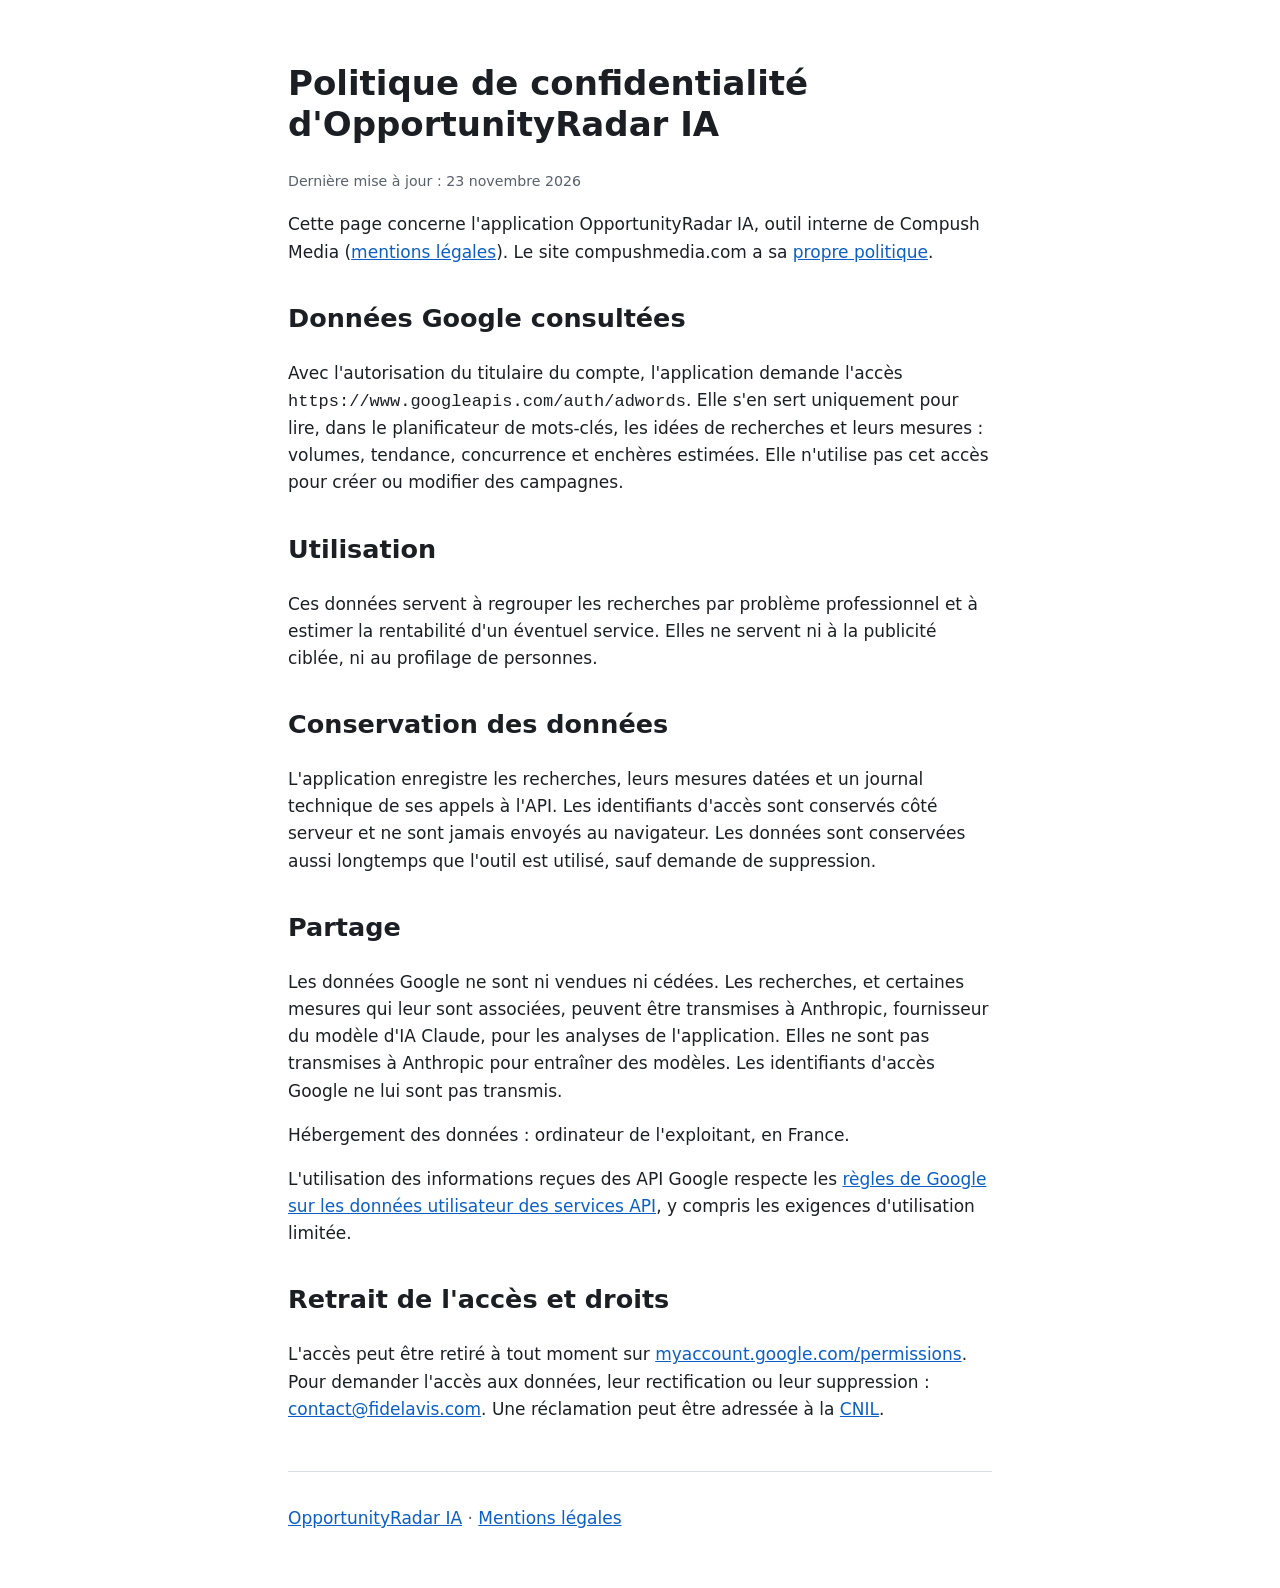
<file: opportunity-radar/confidentialite.html>
<!doctype html>
<html lang="fr"><head><meta charset="utf-8"><meta name="viewport" content="width=device-width, initial-scale=1">
<title>Confidentialité · OpportunityRadar IA</title><meta name="description" content="Usage des données Google par OpportunityRadar IA.">
<style>
:root{--bg:#fff;--fg:#1b1f24;--mut:#57606a;--line:#d8dee4;--a:#0b5fc4}
@media(prefers-color-scheme:dark){:root{--bg:#14171a;--fg:#e8eaed;--mut:#a3acb5;--line:#343a40;--a:#7db4ff}}
body{margin:0;background:var(--bg);color:var(--fg);font:17px/1.6 system-ui,sans-serif}
main{max-width:44rem;margin:0 auto;padding:2.5rem 16px}h1{line-height:1.2}h2{margin-top:2rem}
a{color:var(--a)}a,code{overflow-wrap:anywhere}small,footer{color:var(--mut)}footer{border-top:1px solid var(--line);margin-top:3rem;padding-top:1rem}
</style></head><body><main>
<h1>Politique de confidentialité d'OpportunityRadar IA</h1>
<p><small>Dernière mise à jour : 23 novembre 2026</small></p>
<p>Cette page concerne l'application OpportunityRadar IA, outil interne de Compush Media (<a href="https://compushmedia.com/mentions-legales.html">mentions légales</a>). Le site compushmedia.com a sa <a href="https://compushmedia.com/politique-confidentialite.html">propre politique</a>.</p>
<h2>Données Google consultées</h2>
<p>Avec l'autorisation du titulaire du compte, l'application demande l'accès <code>https://www.googleapis.com/auth/adwords</code>. Elle s'en sert uniquement pour lire, dans le planificateur de mots-clés, les idées de recherches et leurs mesures : volumes, tendance, concurrence et enchères estimées. Elle n'utilise pas cet accès pour créer ou modifier des campagnes.</p>
<h2>Utilisation</h2>
<p>Ces données servent à regrouper les recherches par problème professionnel et à estimer la rentabilité d'un éventuel service. Elles ne servent ni à la publicité ciblée, ni au profilage de personnes.</p>
<h2>Conservation des données</h2>
<p>L'application enregistre les recherches, leurs mesures datées et un journal technique de ses appels à l'API. Les identifiants d'accès sont conservés côté serveur et ne sont jamais envoyés au navigateur. Les données sont conservées aussi longtemps que l'outil est utilisé, sauf demande de suppression.</p>
<h2>Partage</h2>
<p>Les données Google ne sont ni vendues ni cédées. Les recherches, et certaines mesures qui leur sont associées, peuvent être transmises à Anthropic, fournisseur du modèle d'IA Claude, pour les analyses de l'application. Elles ne sont pas transmises à Anthropic pour entraîner des modèles. Les identifiants d'accès Google ne lui sont pas transmis.</p>
<p>Hébergement des données : ordinateur de l'exploitant, en France.</p>
<p>L'utilisation des informations reçues des API Google respecte les <a href="https://developers.google.com/terms/api-services-user-data-policy">règles de Google sur les données utilisateur des services API</a>, y compris les exigences d'utilisation limitée.</p>
<h2>Retrait de l'accès et droits</h2>
<p>L'accès peut être retiré à tout moment sur <a href="https://myaccount.google.com/permissions">myaccount.google.com/permissions</a>. Pour demander l'accès aux données, leur rectification ou leur suppression : <a href="mailto:contact@fidelavis.com">contact@fidelavis.com</a>. Une réclamation peut être adressée à la <a href="https://www.cnil.fr">CNIL</a>.</p>
<footer><p><a href="index.html">OpportunityRadar IA</a> · <a href="https://compushmedia.com/mentions-legales.html">Mentions légales</a></p></footer>
</main></body></html>
</file>
<file: style.css>
/* ============================================================
   COMPUSH MEDIA — style.css  v2.0
   Premium · Conversion · 10/10
============================================================ */

/* ── Design tokens ──────────────────────────────────────── */
:root {
  /* ── Palette core */
  --clr-black:       #080808;
  --clr-dark:        #0E0E16;
  --clr-dark-2:      #161622;
  --clr-dark-card:   #13131E;
  --clr-white:       #FFFFFF;
  --clr-cream:       #F6F4EF;
  --clr-light:       #F9F8F5;
  --clr-off-white:   #FDFCFA;

  /* ── Gold (dominant accent) */
  --clr-gold:        #C9A96E;
  --clr-gold-light:  #DBBF87;
  --clr-gold-deep:   #B08D52;
  --clr-gold-pale:   #F4EAD5;
  --clr-gold-glow:   rgba(201,169,110,.22);

  /* ── Blue (Fidelavis UI accent — subtle) */
  --clr-blue:        #3D72E8;
  --clr-blue-light:  #5A8BF0;
  --clr-blue-pale:   #EBF0FD;

  /* ── Text */
  --clr-text:        #181820;
  --clr-text-2:      #4A4A5C;
  --clr-text-3:      #909099;
  --clr-text-inv:    rgba(255,255,255,.88);
  --clr-text-inv-2:  rgba(255,255,255,.52);

  /* ── Borders */
  --clr-border:      #E6E3DC;
  --clr-border-2:    #EDE9E0;
  --clr-border-dark: #242435;

  /* ── Typography */
  --font-serif:      'Playfair Display', Georgia, serif;
  --font-sans:       'Inter', -apple-system, BlinkMacSystemFont, sans-serif;

  /* ── Spacing scale */
  --sp-xs:   0.375rem;
  --sp-sm:   0.75rem;
  --sp-md:   1.25rem;
  --sp-lg:   2rem;
  --sp-xl:   3.5rem;
  --sp-2xl:  5.5rem;
  --sp-3xl:  8rem;
  --sp-4xl:  clamp(5.5rem, 10vw, 10rem);

  /* ── Layout */
  --container:   1220px;
  --container-sm: 760px;

  /* ── Radius */
  --r-xs:  4px;
  --r-sm:  8px;
  --r-md:  14px;
  --r-lg:  22px;
  --r-xl:  32px;
  --r-2xl: 40px;

  /* ── Shadows */
  --sh-xs:   0 1px 4px rgba(0,0,0,.05);
  --sh-sm:   0 2px 12px rgba(0,0,0,.07);
  --sh-md:   0 8px 30px rgba(0,0,0,.10);
  --sh-lg:   0 20px 56px rgba(0,0,0,.14);
  --sh-xl:   0 32px 80px rgba(0,0,0,.18);
  --sh-gold: 0 10px 40px rgba(201,169,110,.28);
  --sh-blue: 0 8px 28px rgba(61,114,232,.22);

  /* ── Transitions */
  --ease:     cubic-bezier(.25,.46,.45,.94);
  --ease-out: cubic-bezier(0,.2,.2,1);
  --dur:      0.28s;
  --dur-slow: 0.6s;
}

/* ── Reset ──────────────────────────────────────────────── */
*, *::before, *::after {
  box-sizing: border-box;
  margin: 0;
  padding: 0;
}

html {
  scroll-behavior: smooth;
  -webkit-font-smoothing: antialiased;
  -moz-osx-font-smoothing: grayscale;
  text-rendering: optimizeLegibility;
}

body {
  font-family: var(--font-sans);
  font-size: 1rem;
  font-weight: 400;
  line-height: 1.7;
  color: var(--clr-text);
  background: var(--clr-white);
  overflow-x: hidden;
}
html { overflow-x: hidden; max-width: 100%; }

img, svg { display: block; max-width: 100%; }
a { color: inherit; text-decoration: none; }
ul { list-style: none; }
button { font-family: inherit; }

/* ── Container ──────────────────────────────────────────── */
.container {
  width: 100%;
  max-width: var(--container);
  margin: 0 auto;
  padding-left:  clamp(1.25rem, 5vw, 3rem);
  padding-right: clamp(1.25rem, 5vw, 3rem);
}
.container--sm {
  max-width: var(--container-sm);
}

/* ============================================================
   SCROLL PROGRESS BAR
============================================================ */
.scroll-progress {
  position: fixed;
  top: 0; left: 0;
  height: 2.5px;
  width: 0%;
  background: linear-gradient(90deg, var(--clr-gold), var(--clr-gold-light), var(--clr-blue-light));
  z-index: 300;
  transition: width 0.08s linear;
  border-radius: 0 2px 2px 0;
}

/* ============================================================
   BUTTONS
============================================================ */
.btn {
  display: inline-flex;
  align-items: center;
  justify-content: center;
  gap: 0.5rem;
  font-family: var(--font-sans);
  font-size: 0.875rem;
  font-weight: 500;
  letter-spacing: 0.025em;
  padding: 0.9rem 1.9rem;
  border-radius: var(--r-sm);
  border: 1.5px solid transparent;
  cursor: pointer;
  transition: transform var(--dur) var(--ease),
              box-shadow var(--dur) var(--ease),
              background var(--dur) var(--ease),
              border-color var(--dur) var(--ease),
              color var(--dur) var(--ease);
  white-space: nowrap;
  position: relative;
  overflow: hidden;
  will-change: transform;
}

/* Shimmer ripple on hover */
.btn::after {
  content: '';
  position: absolute;
  inset: 0;
  background: linear-gradient(90deg, transparent 0%, rgba(255,255,255,.15) 50%, transparent 100%);
  transform: translateX(-110%);
  transition: transform 0.5s var(--ease);
}
.btn:hover::after { transform: translateX(110%); }

/* Primary — Gold */
.btn--primary {
  background: var(--clr-gold);
  color: var(--clr-black);
  border-color: var(--clr-gold);
  font-weight: 600;
}
.btn--primary:hover {
  background: var(--clr-gold-light);
  border-color: var(--clr-gold-light);
  transform: translateY(-2px) scale(1.015);
  box-shadow: var(--sh-gold);
}
.btn--primary:active { transform: translateY(0) scale(1); }

/* Ghost */
.btn--ghost {
  background: transparent;
  color: var(--clr-text);
  border-color: var(--clr-border);
}
.btn--ghost:hover {
  border-color: var(--clr-text-2);
  background: rgba(0,0,0,.03);
  transform: translateY(-2px);
}

/* Outline gold */
.btn--outline {
  background: transparent;
  color: var(--clr-gold);
  border-color: var(--clr-gold);
}
.btn--outline:hover {
  background: var(--clr-gold);
  color: var(--clr-black);
  transform: translateY(-2px);
  box-shadow: var(--sh-gold);
}

/* Outline dark (for dark backgrounds) */
.btn--outline-inv {
  background: transparent;
  color: rgba(255,255,255,.85);
  border-color: rgba(255,255,255,.25);
}
.btn--outline-inv:hover {
  background: rgba(255,255,255,.08);
  border-color: rgba(255,255,255,.5);
  transform: translateY(-2px);
}

/* Sizes */
.btn--sm  { font-size: 0.78rem; padding: 0.65rem 1.25rem; }
.btn--lg  { font-size: 1rem;    padding: 1.1rem 2.4rem; border-radius: var(--r-md); }
.btn--xl  { font-size: 1.05rem; padding: 1.25rem 2.8rem; border-radius: var(--r-md); }
.btn--full { width: 100%; }

/* ============================================================
   SECTION BASE
============================================================ */
.section          { padding: var(--sp-4xl) 0; }
.section--white   { background: var(--clr-white); }
.section--light   { background: var(--clr-light); }
.section--cream   { background: var(--clr-cream); }
.section--dark    { background: var(--clr-dark); }

.section--gold-accent {
  background: var(--clr-light);
  position: relative;
}
.section--gold-accent::before {
  content: '';
  position: absolute;
  top: 0; left: 0; right: 0;
  height: 2px;
  background: linear-gradient(90deg, transparent 0%, var(--clr-gold) 40%, var(--clr-gold-light) 60%, transparent 100%);
}

/* Section header */
.section__header {
  max-width: 700px;
  margin: 0 auto var(--sp-xl);
  text-align: center;
}

.section__eyebrow {
  display: block;
  font-size: 0.7rem;
  font-weight: 700;
  letter-spacing: 0.15em;
  text-transform: uppercase;
  color: var(--clr-text-3);
  margin-bottom: 0.75rem;
}

.section__tag {
  display: inline-flex;
  align-items: center;
  gap: 0.4rem;
  font-size: 0.7rem;
  font-weight: 700;
  letter-spacing: 0.12em;
  text-transform: uppercase;
  color: var(--clr-gold);
  background: var(--clr-gold-pale);
  border: 1px solid rgba(201,169,110,.2);
  padding: 0.38rem 1rem;
  border-radius: 100px;
  margin-bottom: var(--sp-md);
}
.section__tag--gold {
  background: rgba(201,169,110,.12);
  color: var(--clr-gold-light);
  border-color: rgba(201,169,110,.2);
}
.section__tag--blue {
  background: var(--clr-blue-pale);
  color: var(--clr-blue);
  border-color: rgba(61,114,232,.15);
}

.section__title {
  font-family: var(--font-serif);
  font-size: clamp(2rem, 4vw, 3.1rem);
  font-weight: 600;
  line-height: 1.15;
  letter-spacing: -0.02em;
  color: var(--clr-text);
  margin-bottom: var(--sp-md);
}
.section__title--light { color: var(--clr-white); }

.section__intro {
  font-size: 1.06rem;
  color: var(--clr-text-2);
  line-height: 1.75;
  max-width: 580px;
  margin: 0 auto;
}
.section__intro--light { color: var(--clr-text-inv-2); }

/* ============================================================
   SCROLL REVEAL
============================================================ */
.reveal {
  opacity: 0;
  transform: translateY(32px);
  transition: opacity var(--dur-slow) var(--ease-out),
              transform var(--dur-slow) var(--ease-out);
}
.reveal.visible          { opacity: 1; transform: none; }
.reveal--delay           { transition-delay: 0.13s; }
.reveal--delay-2         { transition-delay: 0.26s; }
.reveal--delay-3         { transition-delay: 0.39s; }

/* ============================================================
   HEADER
============================================================ */
.header {
  position: fixed;
  top: 0; left: 0; right: 0;
  z-index: 100;
  padding: 1.15rem 0;
  transition: background var(--dur) var(--ease),
              box-shadow var(--dur) var(--ease),
              padding var(--dur) var(--ease),
              backdrop-filter var(--dur) var(--ease);
}
.header.scrolled {
  background: rgba(253,252,250,.95);
  backdrop-filter: blur(20px) saturate(1.4);
  -webkit-backdrop-filter: blur(20px) saturate(1.4);
  box-shadow: 0 1px 0 var(--clr-border), var(--sh-sm);
  padding: 0.72rem 0;
}

.header__inner {
  display: flex;
  align-items: center;
  gap: 2rem;
}

/* Logo */
.logo {
  font-family: var(--font-serif);
  font-size: 1.3rem;
  font-weight: 600;
  letter-spacing: -0.02em;
  white-space: nowrap;
  display: flex;
  align-items: center;
}
.logo__main   { color: var(--clr-text); }
.logo__accent { color: var(--clr-gold); }

/* Logo image (header) */
.logo__img,
.logo__image {
  height: 36px;
  width: auto;
  display: block;
  object-fit: contain;
}

/* Logo image petit (footer) */
.logo__img--sm,
.logo__image--footer {
  height: 28px;
  width: auto;
  display: block;
  object-fit: contain;
}

/* Nav */
.nav { margin-left: auto; }
.nav__list {
  display: flex;
  align-items: center;
  gap: 0;
}
.nav__link {
  position: relative;
  font-size: 0.85rem;
  font-weight: 400;
  color: var(--clr-text-2);
  padding: 0.45rem 0.8rem;
  border-radius: var(--r-sm);
  transition: color var(--dur), background var(--dur);
}
.nav__link::after {
  content: '';
  position: absolute;
  bottom: 2px;
  left: 0.8rem; right: 0.8rem;
  height: 1.5px;
  background: var(--clr-gold);
  transform: scaleX(0);
  transform-origin: left;
  transition: transform var(--dur) var(--ease);
  border-radius: 1px;
}
.nav__link:hover,
.nav__link.active {
  color: var(--clr-text);
}
.nav__link:hover::after,
.nav__link.active::after {
  transform: scaleX(1);
}

.header__cta { margin-left: var(--sp-md); }

/* Hamburger */
.hamburger {
  display: none;
  flex-direction: column;
  justify-content: center;
  gap: 5.5px;
  width: 38px;
  height: 38px;
  background: none;
  border: none;
  cursor: pointer;
  margin-left: auto;
  padding: 5px;
  border-radius: var(--r-sm);
  transition: background var(--dur);
}
.hamburger:hover { background: var(--clr-light); }
.hamburger span {
  display: block;
  width: 22px;
  height: 1.5px;
  background: var(--clr-text);
  border-radius: 2px;
  transition: all var(--dur) var(--ease);
  transform-origin: center;
}
.hamburger.open span:nth-child(1) { transform: translateY(7px) rotate(45deg); }
.hamburger.open span:nth-child(2) { opacity: 0; transform: scaleX(0); }
.hamburger.open span:nth-child(3) { transform: translateY(-7px) rotate(-45deg); }

/* ============================================================
   HERO
============================================================ */
.hero {
  min-height: 100svh;
  display: flex;
  flex-direction: column;
  justify-content: center;
  padding: calc(var(--sp-4xl) + 4rem) 0 var(--sp-4xl);
  background: var(--clr-off-white);
  position: relative;
  overflow: visible; /* labels must not be clipped */
}

/* Contain the decorative glows without clipping content */
.hero::before,
.hero::after {
  border-radius: 50%;    /* keeps gradients from leaking visually */
}

/* Subtle ambient glow */
.hero::before {
  content: '';
  position: absolute;
  top: -10%; left: -5%;
  width: 70%; height: 80%;
  background: radial-gradient(ellipse, rgba(201,169,110,.07) 0%, transparent 65%);
  pointer-events: none;
}
.hero::after {
  content: '';
  position: absolute;
  bottom: -10%; right: -5%;
  width: 60%; height: 70%;
  background: radial-gradient(ellipse, rgba(61,114,232,.04) 0%, transparent 65%);
  pointer-events: none;
}

.hero__inner {
  display: grid;
  grid-template-columns: 1fr 1fr;
  gap: clamp(3rem, 7vw, 6rem);
  align-items: center;
  position: relative;
  z-index: 1;
}

.hero__content { max-width: 580px; }

/* Badge */
.badge {
  display: inline-flex;
  align-items: center;
  gap: 0.5rem;
  font-size: 0.75rem;
  font-weight: 500;
  letter-spacing: 0.05em;
  color: var(--clr-gold-deep);
  background: var(--clr-gold-pale);
  border: 1px solid rgba(201,169,110,.28);
  padding: 0.42rem 1rem;
  border-radius: 100px;
  margin-bottom: var(--sp-lg);
  box-shadow: var(--sh-xs);
}
.badge__dot {
  width: 6px; height: 6px;
  border-radius: 50%;
  background: var(--clr-gold);
  flex-shrink: 0;
  animation: pulse-dot 2.4s ease-in-out infinite;
}
@keyframes pulse-dot {
  0%, 100% { opacity: 1; transform: scale(1); }
  50%       { opacity: .45; transform: scale(.75); }
}

.hero__title {
  font-family: var(--font-serif);
  font-size: clamp(2.4rem, 5.5vw, 4.4rem);
  font-weight: 700;
  line-height: 1.06;
  letter-spacing: -0.025em;
  color: var(--clr-text);
  margin-bottom: var(--sp-lg);
}
.hero__title em {
  font-style: normal;
  color: var(--clr-gold);
  position: relative;
}
/* Underline decoration on hero emphasis */
.hero__title em::after {
  content: '';
  position: absolute;
  bottom: -4px; left: 0; right: 0;
  height: 2px;
  background: linear-gradient(90deg, var(--clr-gold), var(--clr-gold-light));
  border-radius: 1px;
}

.hero__subtitle {
  font-size: 1.08rem;
  color: var(--clr-text-2);
  line-height: 1.78;
  margin-bottom: var(--sp-lg);
  max-width: 500px;
}

/* Micro-proof line */
.hero__proof {
  display: flex;
  align-items: center;
  gap: 0.6rem;
  font-size: 0.85rem;
  color: var(--clr-text-2);
  margin-bottom: var(--sp-xl);
  padding: 0.65rem 1rem;
  background: rgba(201,169,110,.06);
  border: 1px solid rgba(201,169,110,.18);
  border-radius: var(--r-md);
}
.hero__proof svg { color: var(--clr-gold); flex-shrink: 0; }

.hero__actions {
  display: flex;
  gap: 0.9rem;
  flex-wrap: wrap;
}

/* Live proof under hero CTA */
.cta-live-proof {
  font-size: 0.82rem;
  color: rgba(255,255,255,0.45);
  display: flex;
  align-items: center;
  gap: 6px;
  margin-top: 10px;
}
.cta-live-proof .dot {
  width: 7px;
  height: 7px;
  background: #4CAF50;
  border-radius: 50%;
  flex-shrink: 0;
  animation: livePulse 1.8s ease-in-out infinite;
}
@keyframes livePulse {
  0%,100% { opacity: 0.4; transform: scale(1); }
  50%      { opacity: 1;   transform: scale(1.35); }
}
@media (prefers-reduced-motion: reduce) {
  .cta-live-proof .dot { animation: none; opacity: 0.8; }
}

/* Scroll indicator */
.hero__scroll-indicator {
  position: absolute;
  bottom: 2.5rem;
  left: 50%;
  transform: translateX(-50%);
  display: flex;
  flex-direction: column;
  align-items: center;
  gap: 0.5rem;
  color: var(--clr-text-3);
  font-size: 0.68rem;
  letter-spacing: 0.1em;
  text-transform: uppercase;
  z-index: 1;
}
.hero__scroll-line {
  width: 1px;
  height: 44px;
  background: linear-gradient(to bottom, transparent, var(--clr-gold));
  animation: scrollLine 2.2s ease-in-out infinite;
}
@keyframes scrollLine {
  0%   { transform: scaleY(0); transform-origin: top; opacity: 0; }
  50%  { transform: scaleY(1); transform-origin: top; opacity: 1; }
  100% { transform: scaleY(0); transform-origin: bottom; opacity: 0; }
}

/* ── Video button ────────────────────────────────────────── */
.hero__video-btn {
  border: none;
  cursor: pointer;
  font-family: var(--font-sans);
  gap: 0.65rem;
}
.hero__video-btn em {
  font-style: normal;
  font-size: 0.72rem;
  color: var(--clr-text-3);
  margin-left: 2px;
}
.hero__video-play {
  width: 30px; height: 30px;
  border-radius: 50%;
  background: var(--clr-gold);
  display: flex;
  align-items: center;
  justify-content: center;
  color: var(--clr-black);
  flex-shrink: 0;
  transition: transform var(--dur) var(--ease), background var(--dur);
}
.hero__video-btn:hover .hero__video-play {
  background: var(--clr-gold-light);
  transform: scale(1.12);
}

/* ── Phone mockup ──────────────────────────────────────── */
.hero__visual {
  display: flex;
  justify-content: center;
  align-items: center;
  overflow: visible; /* allow float labels to bleed outside column */
}

.phone-wrap {
  position: relative;
  /* Wide enough to contain all float labels inside its own bounds
     so no ancestor overflow can clip them */
  width: 480px;
  margin: 3rem auto;
}

/* Float labels */
.phone-float-label {
  position: absolute;
  display: flex;
  align-items: center;
  gap: 0.45rem;
  font-size: 0.7rem;
  font-weight: 600;
  color: var(--clr-text);
  background: var(--clr-white);
  border: 1px solid var(--clr-border);
  border-radius: 100px;
  padding: 0.38rem 0.8rem;
  white-space: nowrap;
  box-shadow: var(--sh-md);
  animation: floatLabel 4.5s ease-in-out infinite;
}
.phone-float-label svg { color: var(--clr-gold); flex-shrink: 0; }

/* Float labels — anchored within the 480px phone-wrap, never overflow it */
.phone-float-label--1 { top: -18px;   right:  8px;   animation-delay: 0s; }
.phone-float-label--2 { top: 24%;     left:   8px;   animation-delay: 0.9s; }
.phone-float-label--3 { top: 52%;     right:  8px;   animation-delay: 1.8s; }
.phone-float-label--4 { bottom: 88px; left:   8px;   animation-delay: 2.7s; }

@keyframes floatLabel {
  0%, 100% { transform: translateY(0); }
  50%       { transform: translateY(-7px); }
}

/* Phone device */
.phone {
  width: 256px;
  height: 512px;
  background: var(--clr-dark);
  border-radius: 40px;
  border: 9px solid #212130;
  overflow: hidden;
  position: relative;
  /* Enhanced shadow applied directly (no filter on parent) */
  box-shadow:
    0 40px 100px rgba(0,0,0,.45),
    0 20px 60px rgba(0,0,0,.25),
    0 0 0 1px rgba(255,255,255,.06),
    inset 0 0 0 1px rgba(255,255,255,.05);
  margin: 0 auto;
}
.phone__notch {
  width: 82px; height: 22px;
  background: #212130;
  border-radius: 0 0 18px 18px;
  position: absolute;
  top: 0; left: 50%;
  transform: translateX(-50%);
  z-index: 2;
}
.phone__screen {
  width: 100%; height: 100%;
  background: #F6F4EF;
  display: flex;
  flex-direction: column;
  overflow: hidden;
}
.phone__status-bar {
  display: flex;
  justify-content: space-between;
  align-items: center;
  padding: 9px 14px 4px;
  font-size: 9.5px;
  font-weight: 700;
  background: #F6F4EF;
  color: var(--clr-text);
}
.phone__app {
  flex: 1;
  padding: 12px;
  display: flex;
  flex-direction: column;
  gap: 10px;
  overflow: hidden;
}
.app__header {
  display: flex;
  align-items: center;
  gap: 8px;
}
.app__logo {
  width: 34px; height: 34px;
  background: var(--clr-gold);
  border-radius: 9px;
  display: flex;
  align-items: center;
  justify-content: center;
  font-weight: 800;
  font-size: 15px;
  color: var(--clr-black);
  flex-shrink: 0;
}
.app__title  { font-size: 11.5px; font-weight: 700; color: var(--clr-text); }
.app__sub    { font-size: 9px;    color: var(--clr-text-3); }

.app__card {
  background: linear-gradient(140deg, #181825 0%, #252538 100%);
  border-radius: 14px;
  padding: 14px;
  color: white;
  position: relative;
  overflow: hidden;
}
.app__card::before {
  content: '';
  position: absolute;
  top: 0; right: 0;
  width: 80px; height: 80px;
  background: radial-gradient(circle, rgba(201,169,110,.18) 0%, transparent 70%);
}
.app__card-label  { font-size: 8.5px; opacity: .55; text-transform: uppercase; letter-spacing: .08em; margin-bottom: 3px; }
.app__card-offer  { font-size: 34px; font-weight: 800; font-family: var(--font-serif); color: var(--clr-gold-light); line-height: 1; }
.app__card-detail { font-size: 9.5px; opacity: .9; margin-top: 2px; }
.app__card-expires{ font-size: 7.5px; opacity: .45; margin-top: 6px; }

.app__points { background: white; border-radius: 11px; padding: 10px; box-shadow: var(--sh-xs); }
.app__points-label { font-size: 8.5px; color: var(--clr-text-3); margin-bottom: 6px; font-weight: 500; }
.app__points-bar {
  height: 4px;
  background: var(--clr-border);
  border-radius: 2px;
  margin-bottom: 5px;
  overflow: hidden;
}
.app__points-fill {
  height: 100%;
  width: 64%;
  background: linear-gradient(90deg, var(--clr-gold) 0%, var(--clr-gold-light) 100%);
  border-radius: 2px;
}
.app__points-count { font-size: 8.5px; color: var(--clr-text-2); }
.app__points-count strong { color: var(--clr-gold); font-weight: 700; }

.app__nfc {
  display: flex;
  align-items: center;
  justify-content: center;
  gap: 6px;
  background: var(--clr-gold-pale);
  border: 1px solid rgba(201,169,110,.3);
  border-radius: 10px;
  padding: 9px;
  font-size: 8.5px;
  font-weight: 600;
  color: var(--clr-gold-deep);
  letter-spacing: .04em;
}

/* NFC Card */
.nfc-card {
  position: absolute;
  bottom: -24px;
  right: -34px;
  width: 116px;
  height: 74px;
  background: linear-gradient(140deg, #1E1E2C, #2E2E48);
  border-radius: 11px;
  display: flex;
  align-items: center;
  justify-content: space-between;
  padding: 12px 14px;
  box-shadow: 0 12px 36px rgba(0,0,0,.45), inset 0 1px 0 rgba(255,255,255,.07);
  transform: rotate(-5deg);
  animation: floatCard 5.5s ease-in-out infinite;
}
@keyframes floatCard {
  0%, 100% { transform: rotate(-5deg) translateY(0); }
  50%       { transform: rotate(-5deg) translateY(-8px); }
}
.nfc-card__logo {
  width: 26px; height: 26px;
  background: var(--clr-gold);
  border-radius: 6px;
  display: flex;
  align-items: center;
  justify-content: center;
  font-size: 12px;
  font-weight: 800;
  color: var(--clr-black);
}
.nfc-card__wave { color: rgba(201,169,110,.55); }
.nfc-card__text {
  position: absolute;
  bottom: 8px; left: 11px;
  font-size: 5.5px;
  color: rgba(255,255,255,.35);
  letter-spacing: .05em;
  text-transform: uppercase;
}

/* ============================================================
   QUI SOMMES-NOUS — About + Pillars
============================================================ */
.about__intro {
  max-width: 700px;
  margin: 0 auto var(--sp-xl);
  text-align: center;
  font-size: 1.08rem;
  color: var(--clr-text-2);
  line-height: 1.8;
}
.about__intro strong { color: var(--clr-gold-deep); font-weight: 600; }

.pillars {
  display: grid;
  grid-template-columns: repeat(3, 1fr);
  gap: var(--sp-md);
}

.pillar {
  background: var(--clr-white);
  border: 1px solid var(--clr-border-2);
  border-radius: var(--r-xl);
  padding: var(--sp-xl) var(--sp-lg);
  text-align: center;
  transition: border-color var(--dur) var(--ease),
              box-shadow var(--dur) var(--ease),
              transform var(--dur) var(--ease);
  will-change: transform;
}
.pillar:hover {
  border-color: rgba(201,169,110,.4);
  box-shadow: var(--sh-lg);
  transform: translateY(-8px);
}

.pillar__icon {
  width: 60px; height: 60px;
  background: var(--clr-gold-pale);
  border-radius: var(--r-lg);
  display: flex;
  align-items: center;
  justify-content: center;
  margin: 0 auto var(--sp-lg);
  color: var(--clr-gold);
  transition: background var(--dur), color var(--dur), transform var(--dur);
}
.pillar:hover .pillar__icon {
  background: var(--clr-gold);
  color: var(--clr-black);
  transform: scale(1.08);
}

.pillar__title {
  font-family: var(--font-serif);
  font-size: 1.2rem;
  font-weight: 600;
  margin-bottom: 0.6rem;
  color: var(--clr-text);
}
.pillar__text {
  font-size: 0.9rem;
  color: var(--clr-text-2);
  line-height: 1.7;
}

/* ============================================================
   FIDELAVIS — Features grid (dark section)
============================================================ */
.features-grid {
  display: grid;
  grid-template-columns: repeat(4, 1fr);
  gap: 1px;
  background: var(--clr-border-dark);
  border: 1px solid var(--clr-border-dark);
  border-radius: var(--r-xl);
  overflow: hidden;
}

.feature {
  background: var(--clr-dark-card);
  padding: var(--sp-xl) var(--sp-lg);
  position: relative;
  transition: background var(--dur) var(--ease);
  overflow: hidden;
  cursor: default;
}
.feature::before {
  content: '';
  position: absolute;
  inset: 0;
  background: linear-gradient(140deg, rgba(201,169,110,.07) 0%, transparent 55%);
  opacity: 0;
  transition: opacity var(--dur);
}
.feature:hover {
  background: #161624;
}
.feature:hover::before { opacity: 1; }

.feature__number {
  font-family: var(--font-serif);
  font-size: 0.7rem;
  font-weight: 500;
  color: rgba(201,169,110,.35);
  letter-spacing: 0.1em;
  margin-bottom: var(--sp-md);
}
.feature__icon {
  width: 46px; height: 46px;
  background: rgba(201,169,110,.1);
  border-radius: var(--r-sm);
  display: flex;
  align-items: center;
  justify-content: center;
  color: var(--clr-gold);
  margin-bottom: var(--sp-md);
  transition: background var(--dur), transform var(--dur);
}
.feature:hover .feature__icon {
  background: rgba(201,169,110,.18);
  transform: scale(1.06);
}
.feature__title {
  font-size: 0.92rem;
  font-weight: 600;
  color: rgba(255,255,255,.92);
  margin-bottom: 0.45rem;
  line-height: 1.35;
}
.feature__text {
  font-size: 0.82rem;
  color: rgba(255,255,255,.45);
  line-height: 1.65;
}

/* Feature tooltips */
.feature[data-tooltip] { position: relative; }
.feature[data-tooltip]::after {
  content: attr(data-tooltip);
  position: absolute;
  bottom: calc(100% + 12px);
  left: 50%;
  transform: translateX(-50%) translateY(6px);
  background: rgba(8,8,8,.96);
  color: rgba(255,255,255,.85);
  font-size: 0.76rem;
  line-height: 1.55;
  padding: 0.7rem 0.95rem;
  border-radius: var(--r-sm);
  border: 1px solid rgba(255,255,255,.07);
  width: 220px;
  pointer-events: none;
  opacity: 0;
  transition: opacity 0.2s var(--ease), transform 0.2s var(--ease);
  z-index: 20;
  text-align: left;
  box-shadow: 0 12px 32px rgba(0,0,0,.5);
  backdrop-filter: blur(8px);
}
.feature[data-tooltip]:hover::after {
  opacity: 1;
  transform: translateX(-50%) translateY(0);
}
.feature[data-tooltip]::before {
  content: '';
  position: absolute;
  bottom: calc(100% + 5px);
  left: 50%;
  transform: translateX(-50%) translateY(6px);
  border: 6px solid transparent;
  border-top-color: rgba(8,8,8,.96);
  pointer-events: none;
  opacity: 0;
  transition: opacity 0.2s var(--ease), transform 0.2s var(--ease);
  z-index: 21;
}
.feature[data-tooltip]:hover::before {
  opacity: 1;
  transform: translateX(-50%) translateY(0);
}

/* ============================================================
   STEPS — Comment ça marche
============================================================ */
.steps {
  display: grid;
  grid-template-columns: repeat(3, 1fr);
  gap: var(--sp-md);
  align-items: start;
}

.step {
  background: var(--clr-white);
  border: 1px solid var(--clr-border-2);
  border-radius: var(--r-2xl);
  padding: var(--sp-xl) var(--sp-xl);
  text-align: center;
  transition: box-shadow var(--dur) var(--ease), transform var(--dur) var(--ease),
              border-color var(--dur) var(--ease);
  will-change: transform;
}
.step:hover {
  box-shadow: var(--sh-lg);
  transform: translateY(-8px);
  border-color: rgba(201,169,110,.3);
}

.step__number {
  width: 64px; height: 64px;
  background: var(--clr-gold-pale);
  border-radius: 50%;
  display: flex;
  align-items: center;
  justify-content: center;
  margin: 0 auto var(--sp-lg);
  border: 2px solid rgba(201,169,110,.22);
  transition: border-color var(--dur), background var(--dur);
}
.step:hover .step__number {
  background: var(--clr-gold-pale);
  border-color: var(--clr-gold);
}
.step__number span {
  font-family: var(--font-serif);
  font-size: 1.3rem;
  font-weight: 700;
  color: var(--clr-gold);
}

.step__title {
  font-family: var(--font-serif);
  font-size: 1.18rem;
  font-weight: 600;
  margin-bottom: 0.75rem;
  color: var(--clr-text);
  line-height: 1.3;
}
.step__text {
  font-size: 0.9rem;
  color: var(--clr-text-2);
  line-height: 1.7;
}

/* ============================================================
   DIFFERENTS — Pourquoi différent
============================================================ */
.differents {
  display: grid;
  grid-template-columns: repeat(2, 1fr);
  gap: var(--sp-md);
}

.different {
  display: flex;
  gap: var(--sp-lg);
  align-items: flex-start;
  background: var(--clr-white);
  border: 1px solid var(--clr-border-2);
  border-radius: var(--r-xl);
  padding: var(--sp-xl) var(--sp-lg);
  transition: border-color var(--dur), box-shadow var(--dur), transform var(--dur);
  will-change: transform;
}
.different:hover {
  border-color: rgba(201,169,110,.35);
  box-shadow: var(--sh-md);
  transform: translateY(-6px);
}

.different__icon {
  width: 54px; height: 54px;
  background: var(--clr-gold-pale);
  border-radius: var(--r-md);
  display: flex;
  align-items: center;
  justify-content: center;
  color: var(--clr-gold);
  flex-shrink: 0;
  transition: background var(--dur), color var(--dur), transform var(--dur);
}
.different:hover .different__icon {
  background: var(--clr-gold);
  color: var(--clr-black);
  transform: scale(1.06);
}
.different__title {
  font-family: var(--font-serif);
  font-size: 1.12rem;
  font-weight: 600;
  color: var(--clr-text);
  margin-bottom: 0.5rem;
  line-height: 1.3;
}
.different__text {
  font-size: 0.88rem;
  color: var(--clr-text-2);
  line-height: 1.68;
}

/* ============================================================
   STATS — Résultats
============================================================ */
.stats {
  display: grid;
  grid-template-columns: repeat(4, 1fr);
  gap: var(--sp-md);
  margin-bottom: var(--sp-lg);
}

.stat {
  text-align: center;
  padding: var(--sp-xl) var(--sp-lg);
  background: var(--clr-white);
  border: 1px solid var(--clr-border-2);
  border-radius: var(--r-2xl);
  box-shadow: var(--sh-sm);
  transition: box-shadow var(--dur), transform var(--dur), border-color var(--dur);
  position: relative;
  overflow: hidden;
  will-change: transform;
}
.stat::before {
  content: '';
  position: absolute;
  top: 0; left: 0; right: 0;
  height: 3px;
  background: linear-gradient(90deg, var(--clr-gold), var(--clr-gold-light));
  transform: scaleX(0);
  transform-origin: left;
  transition: transform 0.4s var(--ease);
}
.stat:hover {
  box-shadow: var(--sh-xl);
  transform: translateY(-10px);
  border-color: rgba(201,169,110,.35);
}
.stat:hover::before { transform: scaleX(1); }

.stat__icon {
  width: 44px; height: 44px;
  background: var(--clr-gold-pale);
  border-radius: 50%;
  display: flex;
  align-items: center;
  justify-content: center;
  color: var(--clr-gold);
  margin: 0 auto var(--sp-md);
  transition: background var(--dur), color var(--dur);
}
.stat:hover .stat__icon {
  background: var(--clr-gold);
  color: var(--clr-black);
}

.stat__number {
  font-family: var(--font-serif);
  font-size: clamp(3.5rem, 7vw, 6rem);
  font-weight: 700;
  color: var(--clr-text);
  line-height: 1;
  margin-bottom: 0.2rem;
  letter-spacing: -0.03em;
}
.stat__unit {
  font-size: 0.72rem;
  font-weight: 700;
  letter-spacing: 0.12em;
  text-transform: uppercase;
  color: var(--clr-gold);
  margin-bottom: var(--sp-sm);
}
.stat__label {
  font-size: 0.82rem;
  color: var(--clr-text-3);
  line-height: 1.45;
}

.stats__note {
  text-align: center;
  font-size: 0.82rem;
  color: var(--clr-text-2);
  font-style: italic;
  max-width: 460px;
  margin: 0 auto var(--sp-sm);
  font-weight: 500;
}
.stats__disclaimer {
  text-align: center;
  font-size: 0.76rem;
  color: var(--clr-text-3);
  max-width: 440px;
  margin: 0 auto;
}

/* ============================================================
   TARGETS — Pour qui
============================================================ */
.targets {
  display: grid;
  grid-template-columns: repeat(5, 1fr);
  gap: var(--sp-md);
}

.target {
  display: flex;
  flex-direction: column;
  align-items: center;
  gap: var(--sp-md);
  padding: var(--sp-xl) var(--sp-md);
  background: var(--clr-white);
  border: 1px solid var(--clr-border-2);
  border-radius: var(--r-xl);
  text-align: center;
  cursor: default;
  transition: border-color var(--dur), box-shadow var(--dur), transform var(--dur);
  will-change: transform;
}
.target:hover {
  border-color: rgba(201,169,110,.4);
  box-shadow: var(--sh-md);
  transform: translateY(-6px);
}

.target__icon {
  width: 68px; height: 68px;
  background: var(--clr-gold-pale);
  border-radius: 50%;
  display: flex;
  align-items: center;
  justify-content: center;
  color: var(--clr-gold);
  transition: background var(--dur), color var(--dur), transform var(--dur);
}
.target:hover .target__icon {
  background: var(--clr-gold);
  color: var(--clr-black);
  transform: scale(1.1);
}
.target__name {
  font-size: 0.88rem;
  font-weight: 600;
  color: var(--clr-text);
}

/* ============================================================
   SUPPORT CARDS — Accompagnement (dark)
============================================================ */
.support-cards {
  display: grid;
  grid-template-columns: repeat(3, 1fr);
  gap: var(--sp-md);
}

.support-card {
  background: rgba(255,255,255,.03);
  border: 1px solid var(--clr-border-dark);
  border-radius: var(--r-2xl);
  padding: var(--sp-xl) var(--sp-xl);
  text-align: center;
  transition: border-color var(--dur), background var(--dur), transform var(--dur);
  will-change: transform;
}
.support-card:hover {
  border-color: rgba(201,169,110,.35);
  background: rgba(255,255,255,.05);
  transform: translateY(-6px);
}

.support-card__icon {
  width: 60px; height: 60px;
  background: rgba(201,169,110,.1);
  border-radius: 50%;
  display: flex;
  align-items: center;
  justify-content: center;
  color: var(--clr-gold);
  margin: 0 auto var(--sp-lg);
  transition: background var(--dur), color var(--dur), transform var(--dur);
}
.support-card:hover .support-card__icon {
  background: var(--clr-gold);
  color: var(--clr-black);
  transform: scale(1.08);
}
.support-card__title {
  font-family: var(--font-serif);
  font-size: 1.18rem;
  font-weight: 600;
  color: var(--clr-white);
  margin-bottom: 0.75rem;
  line-height: 1.3;
}
.support-card__text {
  font-size: 0.9rem;
  color: var(--clr-text-inv-2);
  line-height: 1.7;
}

/* ============================================================
   PRICING — Tarifs
============================================================ */
.pricing {
  display: grid;
  /* Une seule offre depuis le passage au prix unique. « minmax(0, 480px) »
     plutôt que « 1fr » : 1fr a un min-width implicite égal au contenu, et la
     carte refusait de descendre sous la largeur de son plus long libellé —
     elle débordait de 17 px sur un iPhone. */
  grid-template-columns: minmax(0, 480px);
  justify-content: center;
  gap: var(--sp-lg);
  max-width: 900px;
  margin: 0 auto var(--sp-lg);
  align-items: start;
}

.pricing-card {
  background: var(--clr-white);
  border: 1.5px solid var(--clr-border-2);
  border-radius: var(--r-2xl);
  padding: var(--sp-xl) var(--sp-xl);
  position: relative;
  transition: box-shadow var(--dur), transform var(--dur), border-color var(--dur);
  will-change: transform;
}
.pricing-card:hover {
  box-shadow: var(--sh-lg);
  transform: translateY(-6px);
}

.pricing-card--featured {
  background: var(--clr-dark);
  border-color: rgba(201,169,110,.3);
  box-shadow: var(--sh-xl), 0 0 0 1px rgba(201,169,110,.15);
  transform: scale(1.02);
}
.pricing-card--featured:hover {
  border-color: var(--clr-gold);
  box-shadow: var(--sh-xl), var(--sh-gold);
  transform: scale(1.02) translateY(-6px);
}

.pricing-card__badge {
  position: absolute;
  top: -14px;
  left: 50%;
  transform: translateX(-50%);
  background: var(--clr-gold);
  color: var(--clr-black);
  font-size: 0.68rem;
  font-weight: 800;
  letter-spacing: 0.08em;
  text-transform: uppercase;
  padding: 0.32rem 1.2rem;
  border-radius: 100px;
  white-space: nowrap;
  box-shadow: var(--sh-gold);
}

.pricing-card__header {
  margin-bottom: var(--sp-xl);
  padding-bottom: var(--sp-lg);
  border-bottom: 1px solid var(--clr-border-2);
}
.pricing-card--featured .pricing-card__header { border-color: var(--clr-border-dark); }

.pricing-card__name {
  font-family: var(--font-serif);
  font-size: 1.5rem;
  font-weight: 700;
  color: var(--clr-text);
  margin-bottom: 0.3rem;
}
.pricing-card--featured .pricing-card__name { color: var(--clr-white); }

.pricing-card__desc {
  font-size: 0.82rem;
  color: var(--clr-text-3);
  margin-bottom: var(--sp-md);
  font-style: italic;
}
.pricing-card--featured .pricing-card__desc { color: rgba(255,255,255,.4); }

.pricing-card__price {
  display: flex;
  align-items: baseline;
  gap: 0.25rem;
}
.pricing-card__amount {
  font-family: var(--font-serif);
  font-size: 3.5rem;
  font-weight: 800;
  color: var(--clr-text);
  line-height: 1;
  letter-spacing: -0.03em;
}
.pricing-card--featured .pricing-card__amount { color: var(--clr-gold-light); }
.pricing-card__period {
  font-size: 0.9rem;
  color: var(--clr-text-3);
}
.pricing-card--featured .pricing-card__period { color: rgba(255,255,255,.35); }

.pricing-card__features {
  display: flex;
  flex-direction: column;
  gap: 0.8rem;
  margin-bottom: var(--sp-xl);
}
.pricing-card__features li {
  display: flex;
  align-items: center;
  gap: 0.65rem;
  font-size: 0.9rem;
  color: var(--clr-text-2);
  line-height: 1.4;
}
.pricing-card--featured .pricing-card__features li { color: rgba(255,255,255,.78); }
.pricing-card__features li svg { color: var(--clr-gold); flex-shrink: 0; }

.pricing__note {
  display: flex;
  align-items: center;
  justify-content: center;
  gap: 0.5rem;
  font-size: 0.88rem;
  color: var(--clr-text-2);
  max-width: 500px;
  margin: 0 auto;
  text-align: center;
  padding: 1rem 1.5rem;
  background: var(--clr-gold-pale);
  border: 1px solid rgba(201,169,110,.2);
  border-radius: var(--r-md);
}
.pricing__note svg { color: var(--clr-gold); flex-shrink: 0; }
.pricing__note strong { color: var(--clr-text); }

/* ============================================================
   TESTIMONIALS
============================================================ */
.testimonials {
  display: grid;
  grid-template-columns: repeat(3, 1fr);
  gap: var(--sp-md);
}

.testimonial {
  background: var(--clr-light);
  border: 1px solid var(--clr-border-2);
  border-radius: var(--r-2xl);
  padding: var(--sp-xl);
  display: flex;
  flex-direction: column;
  gap: var(--sp-lg);
  transition: border-color var(--dur), box-shadow var(--dur), transform var(--dur);
  will-change: transform;
}
.testimonial:hover {
  border-color: rgba(201,169,110,.4);
  box-shadow: var(--sh-lg);
  transform: translateY(-6px);
}

.testimonial__stars {
  display: flex;
  gap: 3px;
  color: var(--clr-gold);
}

.testimonial__quote {
  font-family: var(--font-serif);
  font-size: 1.02rem;
  font-style: italic;
  color: var(--clr-text);
  line-height: 1.7;
  flex: 1;
}

.testimonial__author {
  display: flex;
  align-items: center;
  gap: var(--sp-md);
}
.testimonial__avatar {
  width: 44px; height: 44px;
  background: var(--clr-gold);
  border-radius: 50%;
  display: flex;
  align-items: center;
  justify-content: center;
  font-size: 0.88rem;
  font-weight: 700;
  color: var(--clr-black);
  flex-shrink: 0;
}
.testimonial__name { font-size: 0.9rem; font-weight: 600; color: var(--clr-text); }
.testimonial__role { font-size: 0.78rem; color: var(--clr-text-3); }

/* ============================================================
   CTA FINAL — Formulaire
============================================================ */
.cta-final {
  background: var(--clr-dark);
  position: relative;
  overflow: hidden;
}
.cta-final::before {
  content: '';
  position: absolute;
  inset: 0;
  background: radial-gradient(ellipse at 50% 0%, rgba(201,169,110,.13) 0%, transparent 65%);
  pointer-events: none;
}
.cta-final::after {
  content: '';
  position: absolute;
  top: 0; left: 0; right: 0;
  height: 2px;
  background: linear-gradient(90deg, transparent 0%, var(--clr-gold) 40%, var(--clr-gold-light) 60%, transparent 100%);
}

.cta-final__inner {
  max-width: 720px;
  margin: 0 auto;
  text-align: center;
  position: relative;
  z-index: 1;
}

.cta-final__title {
  font-family: var(--font-serif);
  font-size: clamp(2rem, 5vw, 3.2rem);
  font-weight: 700;
  color: var(--clr-white);
  line-height: 1.12;
  margin-bottom: var(--sp-lg);
  letter-spacing: -0.02em;
}

.cta-final__text {
  font-size: 1.05rem;
  color: var(--clr-text-inv-2);
  line-height: 1.78;
  margin-bottom: var(--sp-xl);
  max-width: 580px;
  margin-left: auto;
  margin-right: auto;
}

/* Demo form */
.demo-form {
  background: rgba(255,255,255,.04);
  border: 1px solid rgba(255,255,255,.09);
  border-radius: var(--r-2xl);
  padding: var(--sp-xl);
  margin-bottom: var(--sp-md);
  text-align: left;
  box-shadow: inset 0 1px 0 rgba(255,255,255,.05);
}

.demo-form__row {
  display: grid;
  grid-template-columns: 1fr 1fr;
  gap: var(--sp-md);
  margin-bottom: var(--sp-md);
}

.demo-form__field {
  display: flex;
  flex-direction: column;
  gap: 0.45rem;
}
.demo-form__field label {
  font-size: 0.78rem;
  font-weight: 600;
  color: rgba(255,255,255,.55);
  letter-spacing: 0.03em;
  text-transform: uppercase;
}

.demo-form__field input,
.demo-form__field select {
  width: 100%;
  padding: 0.85rem 1.1rem;
  background: rgba(255,255,255,.06);
  border: 1px solid rgba(255,255,255,.1);
  border-radius: var(--r-sm);
  color: var(--clr-white);
  font-family: var(--font-sans);
  font-size: 0.92rem;
  outline: none;
  transition: border-color var(--dur), background var(--dur), box-shadow var(--dur);
  -webkit-appearance: none;
}
.demo-form__field input::placeholder { color: rgba(255,255,255,.25); }
.demo-form__field select option { background: var(--clr-dark); color: var(--clr-white); }
.demo-form__field input:focus,
.demo-form__field select:focus {
  border-color: rgba(201,169,110,.5);
  background: rgba(255,255,255,.09);
  box-shadow: 0 0 0 3px rgba(201,169,110,.1);
}

.demo-form .btn--primary {
  margin-top: var(--sp-sm);
  font-size: 1rem;
  font-weight: 700;
  letter-spacing: 0.01em;
}

.demo-form__mention {
  text-align: center;
  font-size: 0.76rem;
  color: rgba(255,255,255,.3);
  margin-top: 0.75rem;
  display: flex;
  align-items: center;
  justify-content: center;
  gap: 0.4rem;
}
.demo-form__mention::before {
  content: '✓';
  color: rgba(201,169,110,.6);
  font-weight: 700;
}

.cta-final__links { margin-top: var(--sp-lg); }
.cta-final__link {
  display: inline-flex;
  align-items: center;
  gap: 0.4rem;
  font-size: 0.88rem;
  color: rgba(255,255,255,.4);
  transition: color var(--dur);
}
.cta-final__link:hover { color: var(--clr-gold); }

/* ── Social proof ────────────────────────────────────────── */
.social-proof {
  display: flex;
  align-items: center;
  gap: 0.8rem;
  margin-bottom: var(--sp-md);
  padding: 0.7rem 1.1rem;
  background: rgba(255,255,255,.05);
  border: 1px solid rgba(255,255,255,.09);
  border-radius: var(--r-md);
}
.social-proof__avatars {
  display: flex;
  flex-shrink: 0;
}
.social-proof__avatars span {
  width: 30px; height: 30px;
  border-radius: 50%;
  background: var(--clr-gold);
  color: var(--clr-black);
  font-size: 0.7rem;
  font-weight: 800;
  display: flex;
  align-items: center;
  justify-content: center;
  border: 2px solid var(--clr-dark);
  margin-left: -9px;
}
.social-proof__avatars span:first-child { margin-left: 0; }
.social-proof p {
  font-size: 0.82rem;
  color: rgba(255,255,255,.6);
  line-height: 1.45;
}
.social-proof p strong {
  color: var(--clr-gold-light);
  font-size: 1rem;
  font-weight: 700;
}

/* ============================================================
   FOOTER
============================================================ */
.footer {
  background: var(--clr-black);
  border-top: 1px solid rgba(255,255,255,.05);
  padding: var(--sp-3xl) 0 var(--sp-xl);
}

.footer__top {
  display: grid;
  grid-template-columns: 2.2fr 1fr 1fr 1fr;
  gap: var(--sp-3xl);
  padding-bottom: var(--sp-xl);
  border-bottom: 1px solid rgba(255,255,255,.06);
  margin-bottom: var(--sp-lg);
}

.footer__logo { margin-bottom: 0.5rem; }
.footer__tagline {
  font-size: 0.68rem;
  letter-spacing: 0.12em;
  text-transform: uppercase;
  color: var(--clr-gold);
  margin-bottom: var(--sp-md);
  font-weight: 600;
}
.footer__desc {
  font-size: 0.85rem;
  color: rgba(255,255,255,.3);
  line-height: 1.7;
  max-width: 260px;
}

.footer__nav-title {
  font-size: 0.68rem;
  font-weight: 700;
  letter-spacing: 0.12em;
  text-transform: uppercase;
  color: rgba(255,255,255,.35);
  margin-bottom: var(--sp-md);
}
.footer__nav-list {
  display: flex;
  flex-direction: column;
  gap: 0.55rem;
}
.footer__nav-list a {
  font-size: 0.87rem;
  color: rgba(255,255,255,.45);
  transition: color var(--dur);
}
.footer__nav-list a:hover { color: var(--clr-gold); }

.footer__bottom {
  font-size: 0.78rem;
  color: rgba(255,255,255,.2);
}
.footer__bottom strong { color: rgba(255,255,255,.35); }

/* ============================================================
   UX 3 — STICKY MOBILE CTA
============================================================ */
.mobile-cta {
  display: none;
  position: fixed;
  bottom: 0; left: 0; right: 0;
  z-index: 90;
  padding: 0.85rem 1.5rem calc(0.85rem + env(safe-area-inset-bottom));
  background: rgba(253,252,250,.97);
  backdrop-filter: blur(16px) saturate(1.3);
  -webkit-backdrop-filter: blur(16px) saturate(1.3);
  border-top: 1px solid var(--clr-border);
  box-shadow: 0 -8px 32px rgba(0,0,0,.1);
  transform: translateY(100%);
  transition: transform 0.38s var(--ease);
}
.mobile-cta.visible { transform: translateY(0); }

.mobile-cta__inner {
  display: flex;
  align-items: center;
  justify-content: space-between;
  gap: var(--sp-md);
  max-width: var(--container);
  margin: 0 auto;
}
.mobile-cta__text {
  display: flex;
  flex-direction: column;
  line-height: 1.3;
}
.mobile-cta__text strong { font-size: 0.92rem; color: var(--clr-text); font-weight: 700; }
.mobile-cta__text span   { font-size: 0.76rem; color: var(--clr-text-3); }

@media (max-width: 900px) {
  .mobile-cta { display: block; }
  .footer      { padding-bottom: calc(var(--sp-xl) + 74px); }
}

/* ============================================================
   VIDEO MODAL
============================================================ */
.video-modal {
  position: fixed;
  inset: 0;
  z-index: 150;
  display: flex;
  align-items: center;
  justify-content: center;
  padding: 1.5rem;
  opacity: 0;
  pointer-events: none;
  transition: opacity 0.28s var(--ease);
}
.video-modal.open {
  opacity: 1;
  pointer-events: all;
}
.video-modal__backdrop {
  position: absolute;
  inset: 0;
  background: rgba(0,0,0,.8);
  backdrop-filter: blur(6px);
  -webkit-backdrop-filter: blur(6px);
}
.video-modal__content {
  position: relative;
  background: var(--clr-white);
  border-radius: var(--r-2xl);
  max-width: 680px;
  width: 100%;
  padding: var(--sp-xl);
  box-shadow: var(--sh-xl);
  transform: translateY(24px) scale(0.97);
  transition: transform 0.35s var(--ease);
}
.video-modal.open .video-modal__content { transform: translateY(0) scale(1); }

.video-modal__close {
  position: absolute;
  top: 1.1rem; right: 1.1rem;
  width: 38px; height: 38px;
  border-radius: 50%;
  border: 1.5px solid var(--clr-border);
  background: var(--clr-white);
  cursor: pointer;
  display: flex;
  align-items: center;
  justify-content: center;
  color: var(--clr-text-2);
  transition: background var(--dur), color var(--dur), border-color var(--dur);
}
.video-modal__close:hover {
  background: var(--clr-text);
  color: var(--clr-white);
  border-color: var(--clr-text);
}
.video-modal__header { margin-bottom: var(--sp-lg); }
.video-modal__header h3 {
  font-family: var(--font-serif);
  font-size: 1.55rem;
  font-weight: 700;
  margin: 0.5rem 0;
  color: var(--clr-text);
}
.video-modal__header p { font-size: 0.9rem; color: var(--clr-text-2); line-height: 1.65; }
.video-modal__player { margin-bottom: var(--sp-lg); }
.video-modal__video {
  width: 100%;
  aspect-ratio: 16/9;
  border-radius: var(--r-xl);
  background: #000;
  display: block;
  outline: none;
}

.video-placeholder {
  background: var(--clr-dark);
  border-radius: var(--r-xl);
  aspect-ratio: 16/9;
  display: flex;
  flex-direction: column;
  align-items: center;
  justify-content: center;
  gap: 0.8rem;
  border: 1px solid var(--clr-border-dark);
}
.video-placeholder__icon {
  width: 76px; height: 76px;
  border-radius: 50%;
  background: rgba(201,169,110,.12);
  border: 2px solid rgba(201,169,110,.28);
  display: flex;
  align-items: center;
  justify-content: center;
  color: var(--clr-gold);
}
.video-placeholder__label { font-size: 0.92rem; font-weight: 600; color: rgba(255,255,255,.7); }
.video-placeholder__sub   { font-size: 0.76rem; color: rgba(255,255,255,.28); text-align: center; padding: 0 2rem; }
.video-placeholder iframe { width: 100%; height: 100%; border-radius: var(--r-xl); border: none; }

.video-proof__context {
  font-size: 0.85rem;
  color: #6f6f6f;
  text-align: center;
  margin: 12px 0 18px;
}

.video-modal__footer {
  display: flex;
  flex-direction: column;
  align-items: center;
  gap: 0.5rem;
  text-align: center;
}
.video-modal__footer p { font-size: 0.76rem; color: var(--clr-text-3); }
.btn-text-short { display: none; }

@media (max-width: 480px) {
  .btn-text-long  { display: none; }
  .btn-text-short { display: inline; }
}

/* ============================================================
   EXIT-INTENT POPUP
============================================================ */
.exit-popup {
  position: fixed;
  inset: 0;
  z-index: 160;
  display: flex;
  align-items: center;
  justify-content: center;
  padding: 1.5rem;
  opacity: 0;
  pointer-events: none;
  transition: opacity 0.28s var(--ease);
}
.exit-popup.open { opacity: 1; pointer-events: all; }

.exit-popup__backdrop {
  position: absolute;
  inset: 0;
  background: rgba(0,0,0,.78);
  backdrop-filter: blur(6px);
  -webkit-backdrop-filter: blur(6px);
}

.exit-popup__content {
  position: relative;
  background: var(--clr-dark);
  border: 1px solid rgba(201,169,110,.22);
  border-radius: var(--r-2xl);
  max-width: 480px;
  width: 100%;
  padding: var(--sp-2xl) var(--sp-xl);
  text-align: center;
  box-shadow: var(--sh-xl), 0 0 80px rgba(201,169,110,.07);
  transform: translateY(28px) scale(0.96);
  transition: transform 0.38s var(--ease);
  overflow: hidden;
}
.exit-popup__content::before {
  content: '';
  position: absolute;
  top: 0; left: 0; right: 0;
  height: 2px;
  background: linear-gradient(90deg, transparent, var(--clr-gold), var(--clr-gold-light), transparent);
}
.exit-popup.open .exit-popup__content { transform: translateY(0) scale(1); }

.exit-popup__close {
  position: absolute;
  top: 1.1rem; right: 1.1rem;
  width: 34px; height: 34px;
  border-radius: 50%;
  border: 1px solid var(--clr-border-dark);
  background: transparent;
  cursor: pointer;
  display: flex;
  align-items: center;
  justify-content: center;
  color: rgba(255,255,255,.35);
  transition: color var(--dur), border-color var(--dur);
}
.exit-popup__close:hover { color: var(--clr-white); border-color: rgba(255,255,255,.3); }

.exit-popup__badge {
  display: inline-block;
  font-size: 0.68rem;
  font-weight: 800;
  letter-spacing: 0.1em;
  text-transform: uppercase;
  color: var(--clr-gold);
  background: rgba(201,169,110,.1);
  border: 1px solid rgba(201,169,110,.18);
  padding: 0.3rem 0.9rem;
  border-radius: 100px;
  margin-bottom: var(--sp-md);
}

.exit-popup__title {
  font-family: var(--font-serif);
  font-size: clamp(1.6rem, 4vw, 2.1rem);
  font-weight: 700;
  color: var(--clr-white);
  line-height: 1.18;
  margin-bottom: var(--sp-md);
  letter-spacing: -0.02em;
}
.exit-popup__title em { font-style: normal; color: var(--clr-gold-light); }

.exit-popup__text {
  font-size: 0.9rem;
  color: rgba(255,255,255,.55);
  line-height: 1.72;
  margin-bottom: var(--sp-lg);
  max-width: 360px;
  margin-left: auto;
  margin-right: auto;
}

.exit-popup__form {
  display: flex;
  flex-direction: column;
  gap: 0.8rem;
  margin-bottom: var(--sp-sm);
}
.exit-popup__form input {
  width: 100%;
  padding: 0.9rem 1.1rem;
  background: rgba(255,255,255,.06);
  border: 1px solid rgba(255,255,255,.14);
  border-radius: var(--r-sm);
  color: var(--clr-white);
  font-family: var(--font-sans);
  font-size: 0.92rem;
  outline: none;
  text-align: center;
  transition: border-color var(--dur), box-shadow var(--dur);
}
.exit-popup__form input::placeholder { color: rgba(255,255,255,.28); }
.exit-popup__form input:focus {
  border-color: rgba(201,169,110,.5);
  box-shadow: 0 0 0 3px rgba(201,169,110,.1);
}
.exit-popup__mention { font-size: 0.73rem; color: rgba(255,255,255,.28); }

/* Exit popup — état succès */
.exit-popup__success {
  display: none;
  flex-direction: column;
  align-items: center;
  gap: 0.8rem;
  text-align: center;
  padding-top: 0.5rem;
}
.exit-popup__success.visible { display: flex; }
.exit-popup__success-icon {
  width: 56px; height: 56px;
  border-radius: 50%;
  background: rgba(76,175,80,.15);
  border: 1px solid rgba(76,175,80,.4);
  display: flex; align-items: center; justify-content: center;
  color: #4CAF50;
}
.exit-popup__success-title {
  font-size: 1.1rem;
  font-weight: 700;
  color: #fff;
}
.exit-popup__success-sub {
  font-size: 0.85rem;
  color: rgba(255,255,255,.55);
  line-height: 1.5;
}
.exit-popup__skip {
  background: none;
  border: none;
  color: rgba(255,255,255,.28);
  font-size: 0.75rem;
  cursor: pointer;
  padding: 0.2rem 0;
  text-decoration: underline;
  transition: color var(--dur);
}
.exit-popup__skip:hover { color: rgba(255,255,255,.5); }

/* ============================================================
   MOBILE MENU
============================================================ */
@media (max-width: 900px) {
  .hamburger { display: flex; }

  .nav {
    position: fixed;
    top: 0; right: 0; bottom: 0;
    width: min(340px, 82vw);
    background: var(--clr-white);
    border-left: 1px solid var(--clr-border);
    padding: 5.5rem var(--sp-xl) var(--sp-xl);
    transform: translateX(100%);
    transition: transform 0.38s var(--ease);
    box-shadow: -24px 0 80px rgba(0,0,0,.12);
    z-index: 99;
    margin-left: 0;
    overflow-y: auto;
  }
  .nav.open { transform: translateX(0); }

  .nav__list {
    flex-direction: column;
    align-items: flex-start;
    gap: 0;
  }
  .nav__link {
    font-size: 1.15rem;
    font-weight: 400;
    padding: 0.85rem 0.5rem;
    width: 100%;
    border-radius: 0;
    border-bottom: 1px solid var(--clr-border);
  }
  .nav__link::after { display: none; }
  .nav__link:hover { background: var(--clr-light); }
  .header__cta { display: none; }
}

/* ============================================================
   RESPONSIVE GRID BREAKPOINTS
============================================================ */
@media (max-width: 1100px) {
  .features-grid   { grid-template-columns: repeat(2, 1fr); }
  .footer__top     { grid-template-columns: 1fr 1fr; gap: var(--sp-xl); }
}

@media (max-width: 960px) {
  .hero__inner     { grid-template-columns: 1fr; text-align: center; }
  .hero__content   { max-width: 100%; }
  .hero__actions   { justify-content: center; }
  .cta-live-proof  { justify-content: center; }
  .hero__subtitle  { margin-left: auto; margin-right: auto; }
  .hero__proof     { text-align: left; max-width: 520px; margin-left: auto; margin-right: auto; }
  .hero__visual    { display: none; }

  .pillars         { grid-template-columns: 1fr; max-width: 520px; margin-left: auto; margin-right: auto; }
  .steps           { grid-template-columns: 1fr; max-width: 520px; margin: 0 auto; }
  .differents      { grid-template-columns: 1fr; }
  .stats           { grid-template-columns: repeat(2, 1fr); }
  .targets         { grid-template-columns: repeat(3, 1fr); }
  .support-cards   { grid-template-columns: 1fr; max-width: 520px; margin: 0 auto; }
  .pricing         { grid-template-columns: minmax(0, 1fr); max-width: 480px; margin-left: auto; margin-right: auto; }
  .pricing-card--featured { transform: none; }
  .pricing-card--featured:hover { transform: translateY(-6px); }
  .testimonials    { grid-template-columns: 1fr; max-width: 520px; margin: 0 auto; }
  .demo-form__row  { grid-template-columns: 1fr; }
}

@media (max-width: 640px) {
  .section         { padding: clamp(4rem, 12vw, 6rem) 0; }
  .section__title  { font-size: 1.75rem; }
  .features-grid   { grid-template-columns: 1fr; }
  .stats           { grid-template-columns: 1fr 1fr; }
  .targets         { grid-template-columns: repeat(2, 1fr); }
  .footer__top     { grid-template-columns: 1fr; gap: var(--sp-xl); }
  .hero            { min-height: auto; padding-top: 6.5rem; padding-bottom: 4rem; }
  .hero__title     { font-size: clamp(2rem, 8vw, 2.8rem); }
  .stat__number    { font-size: clamp(3rem, 10vw, 4.5rem); }

  /* Bouton vidéo : visible et bien cadré sur mobile */
  .hero__video-btn {
    justify-content: center;
    font-size: 0.85rem;
    white-space: normal;
    text-align: center;
    max-width: 100%;
    padding: 0.5rem 0.8rem;
  }
  .hero__video-btn em { display: none; }

  /* Éviter tout débordement horizontal */
  .container { max-width: 100%; overflow: hidden; }
  * { max-width: 100%; box-sizing: border-box; }
  img, video { max-width: 100%; height: auto; }
}

/* ── Print / Reduced motion ─────────────────────────────── */
@media (prefers-reduced-motion: reduce) {
  *, *::before, *::after {
    animation-duration: .01ms !important;
    transition-duration: .01ms !important;
  }
  .reveal { opacity: 1; transform: none; }
}
</file>
